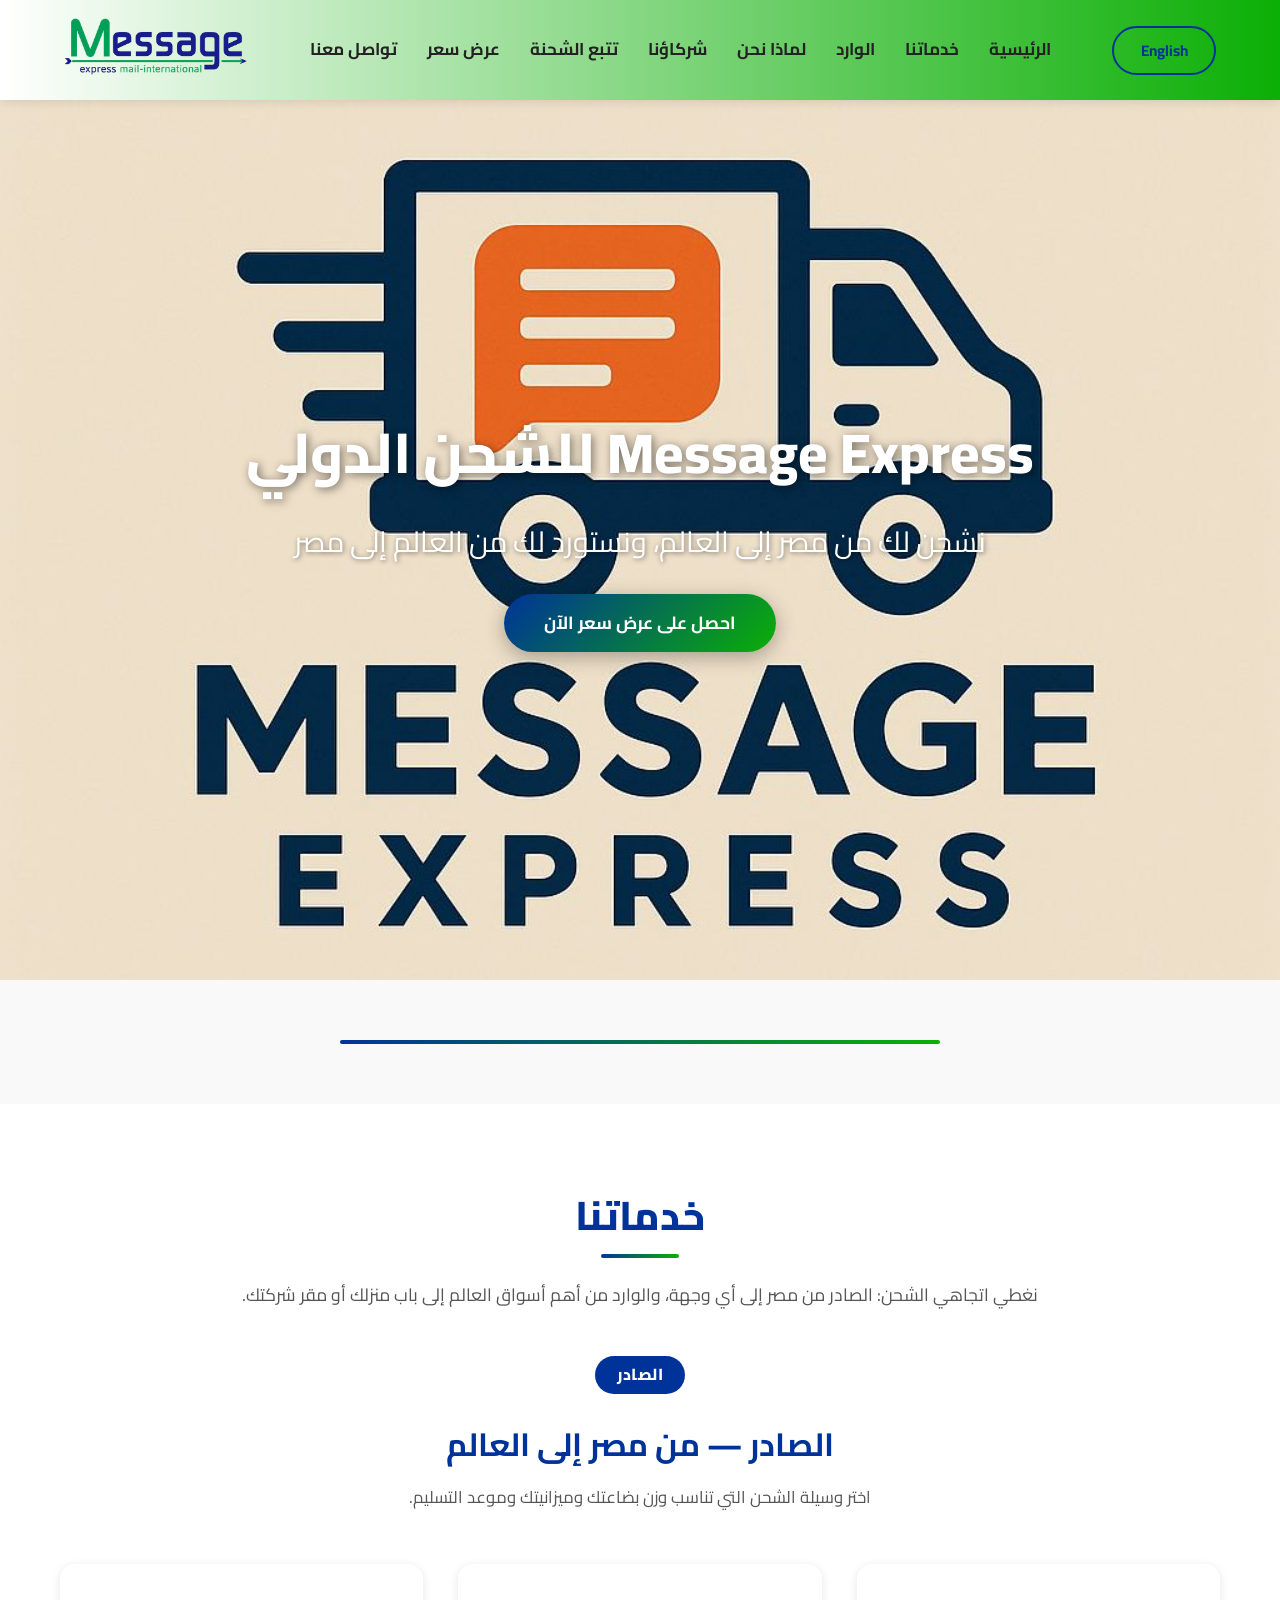
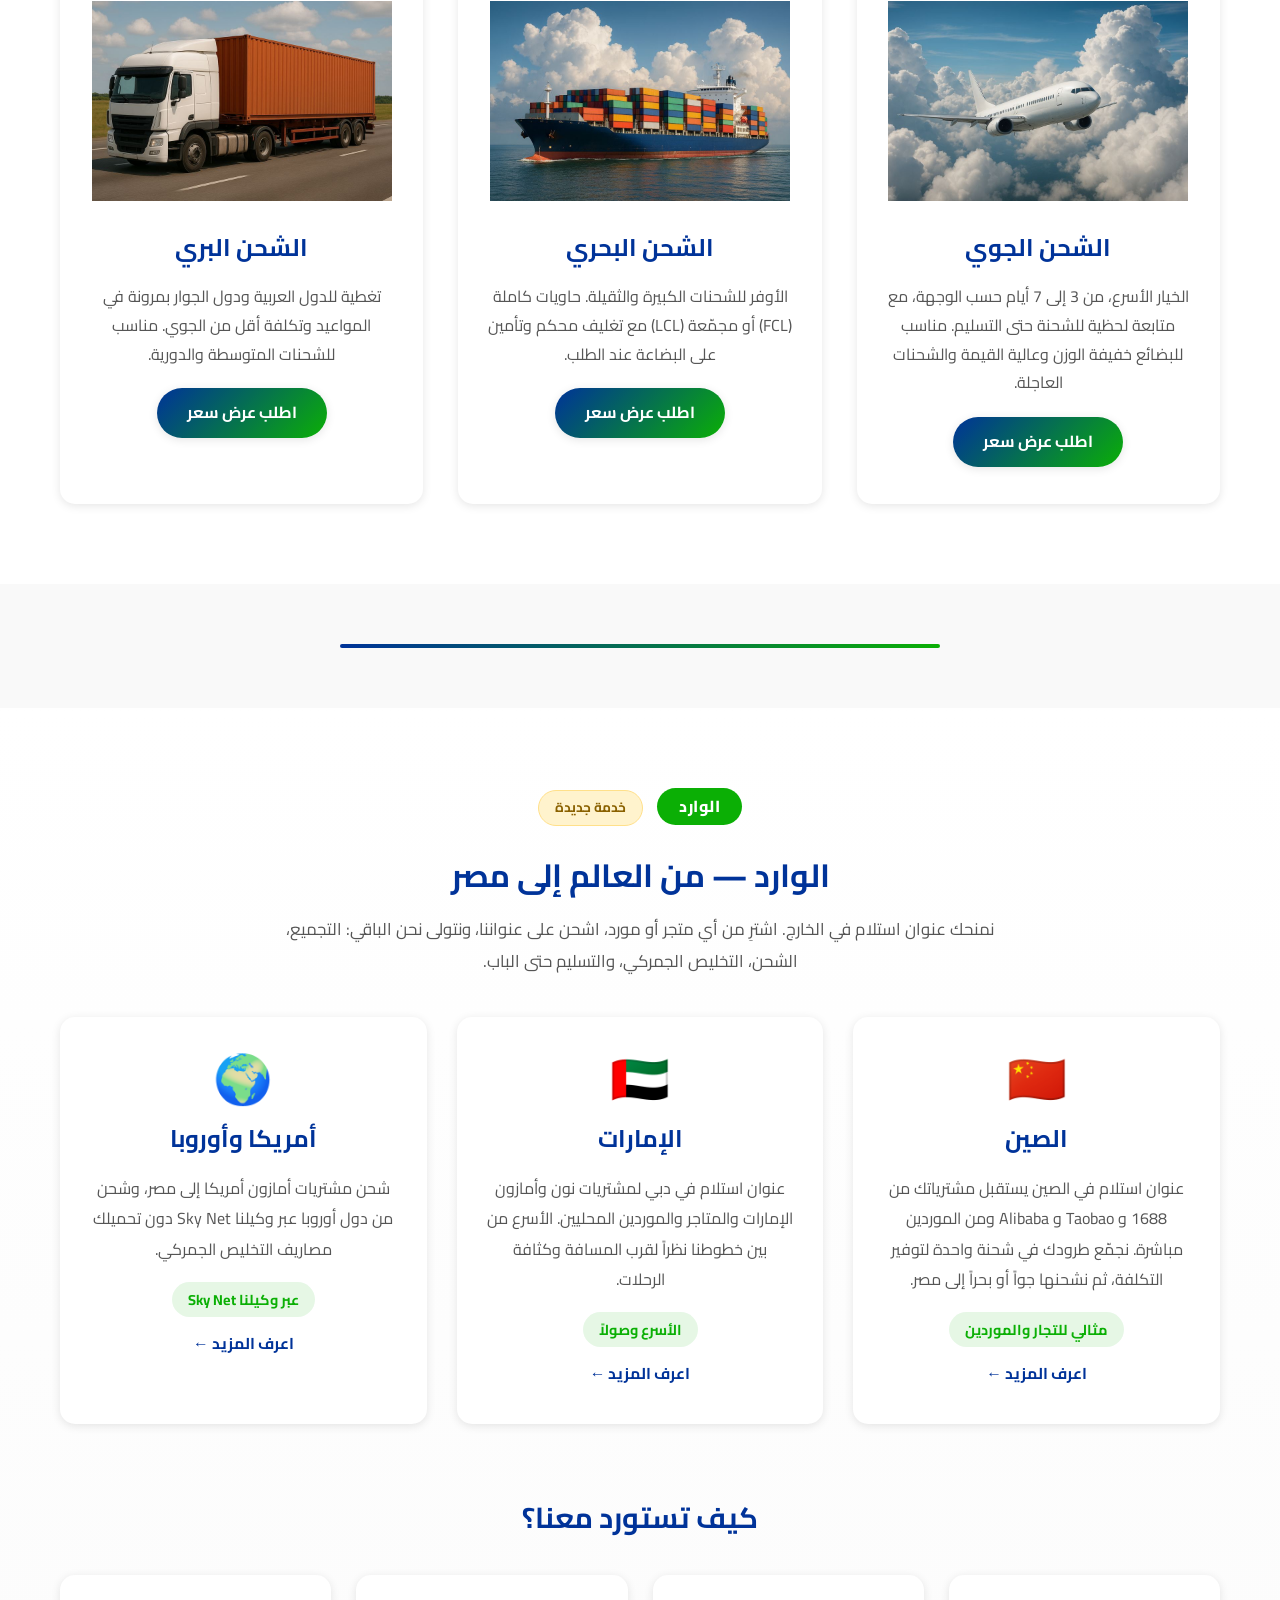
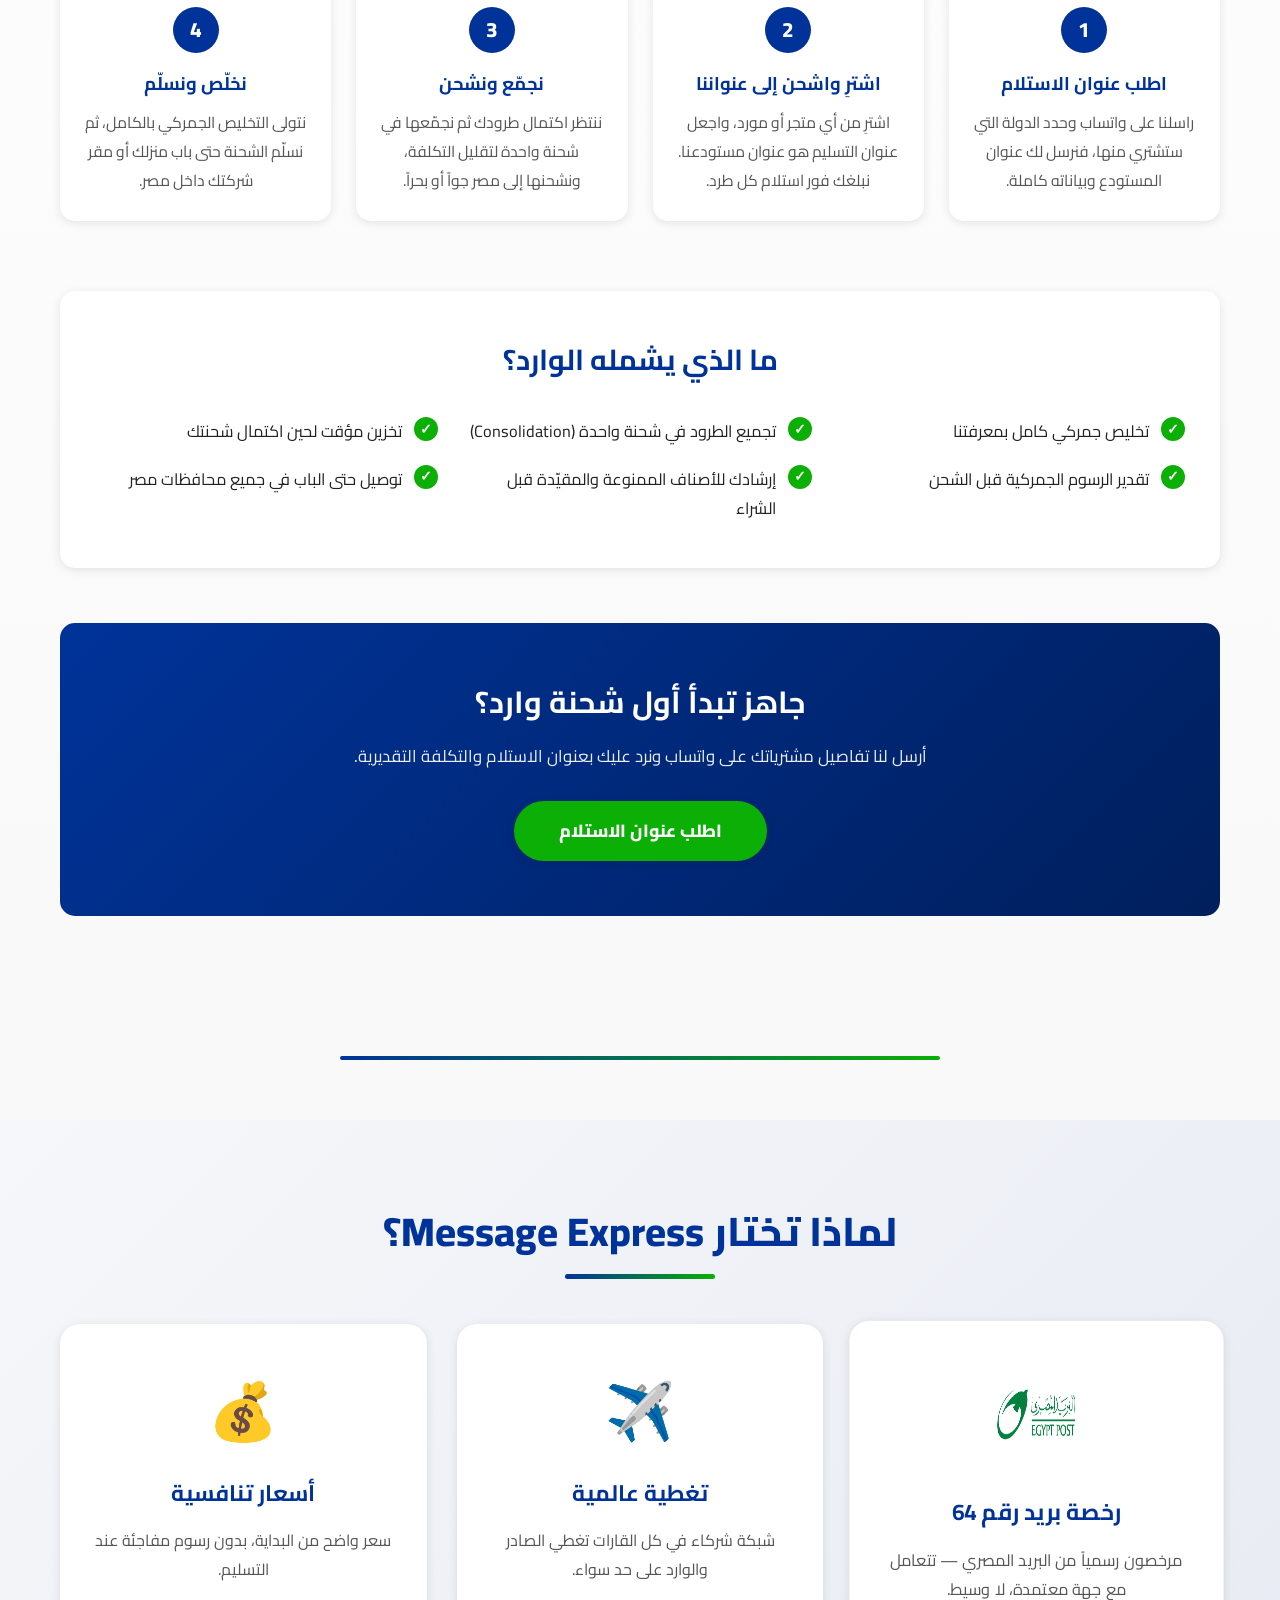
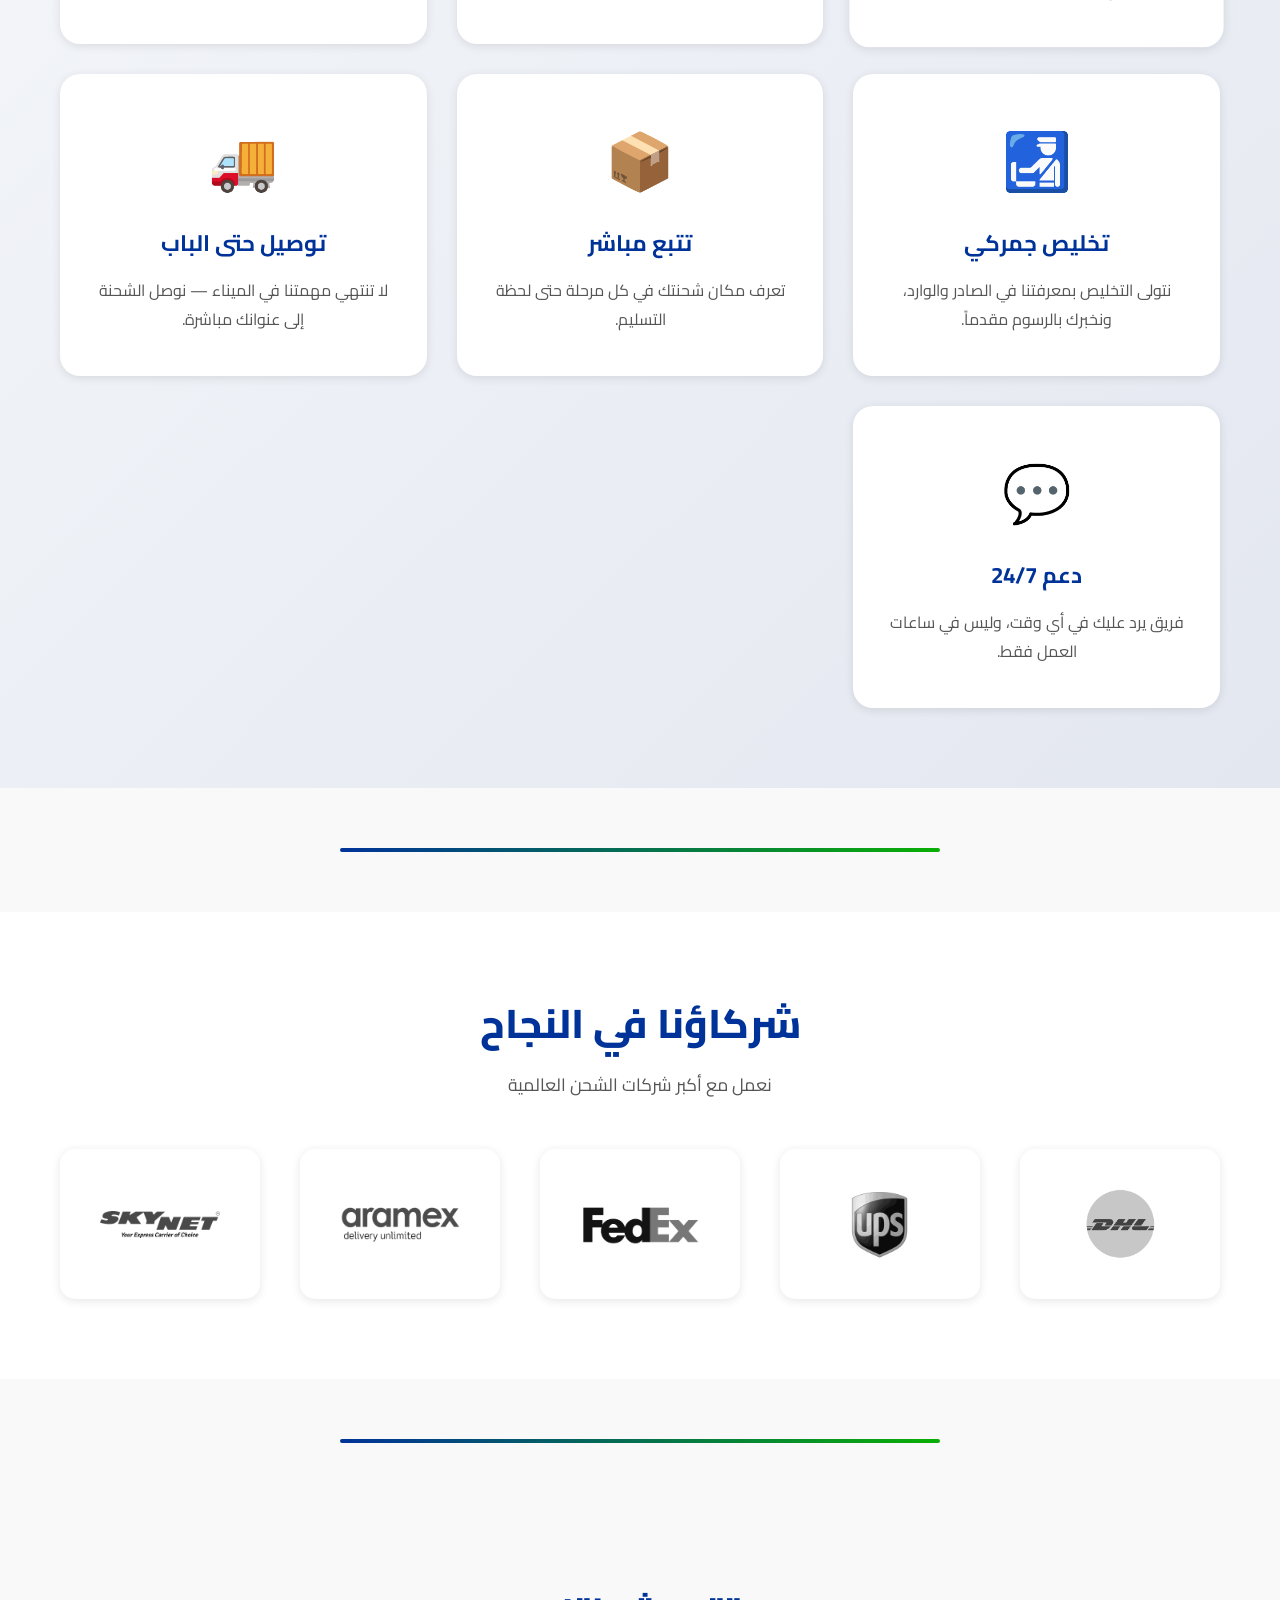
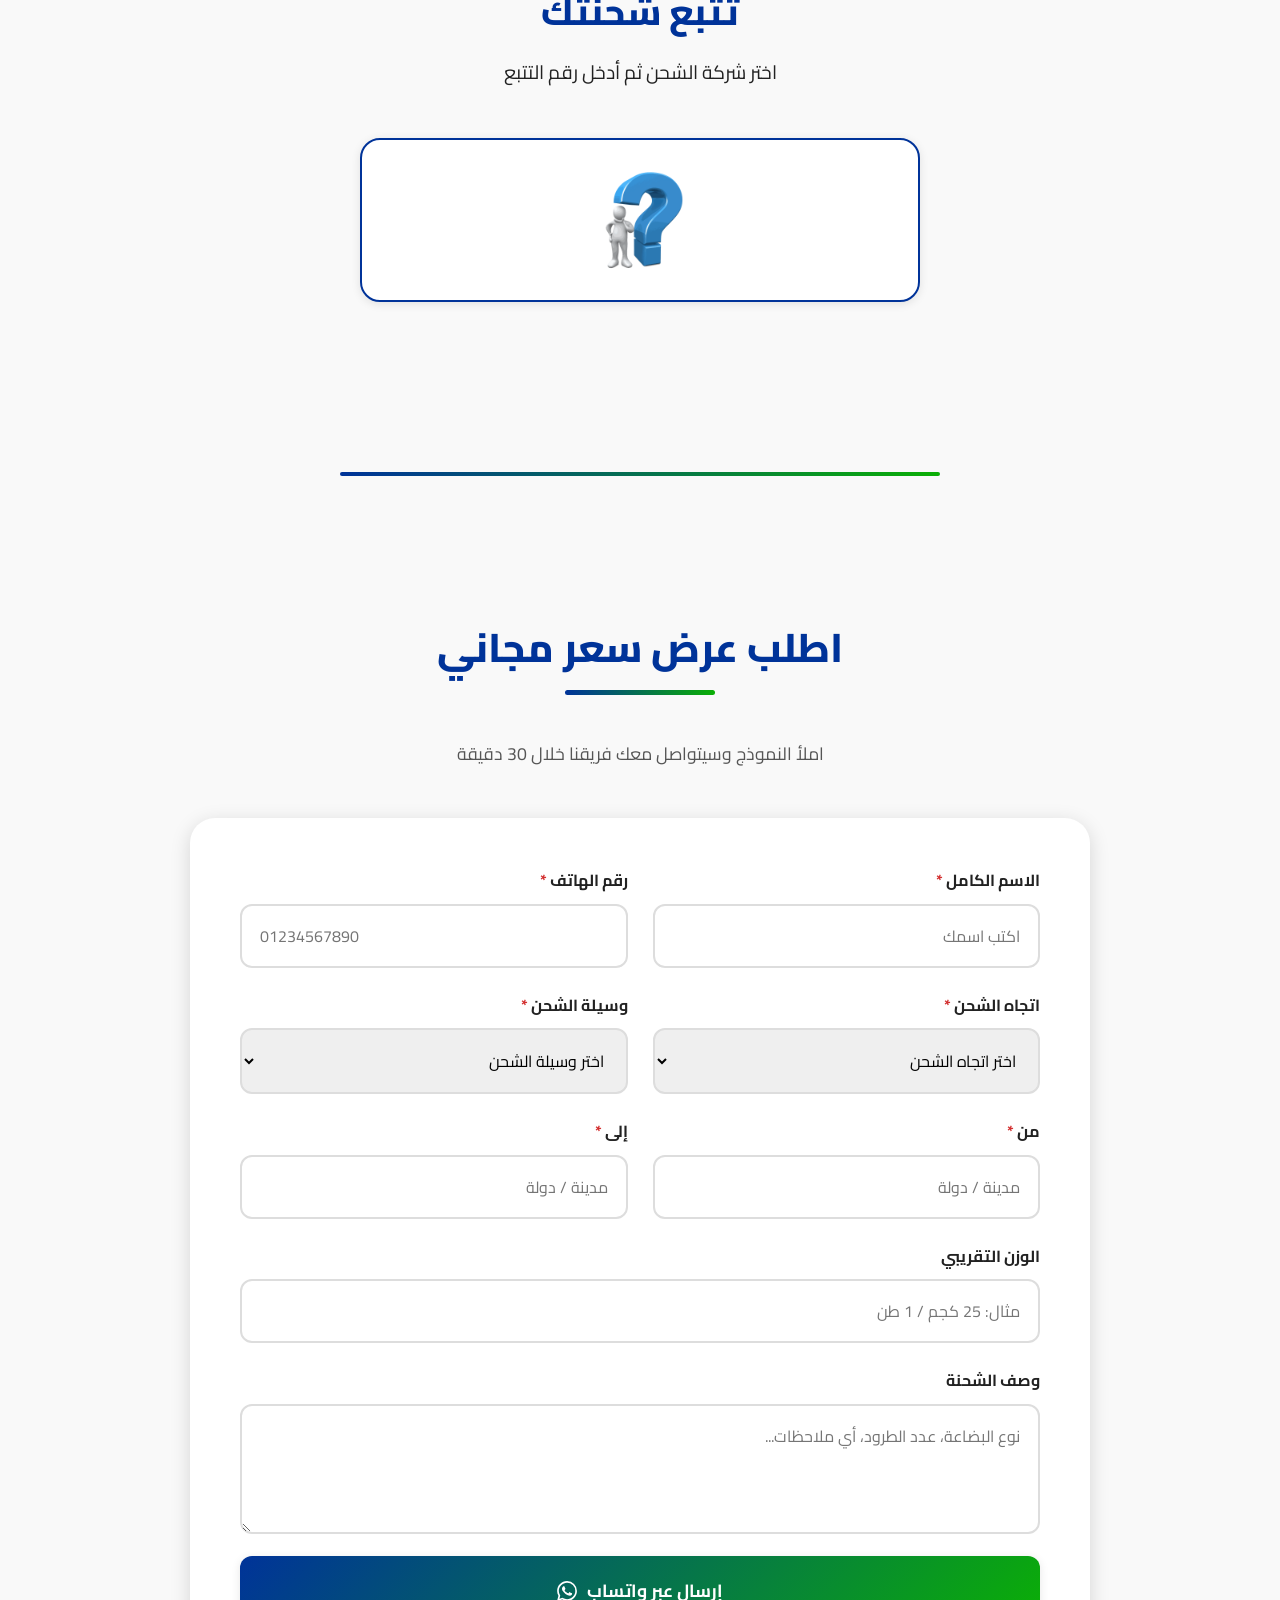
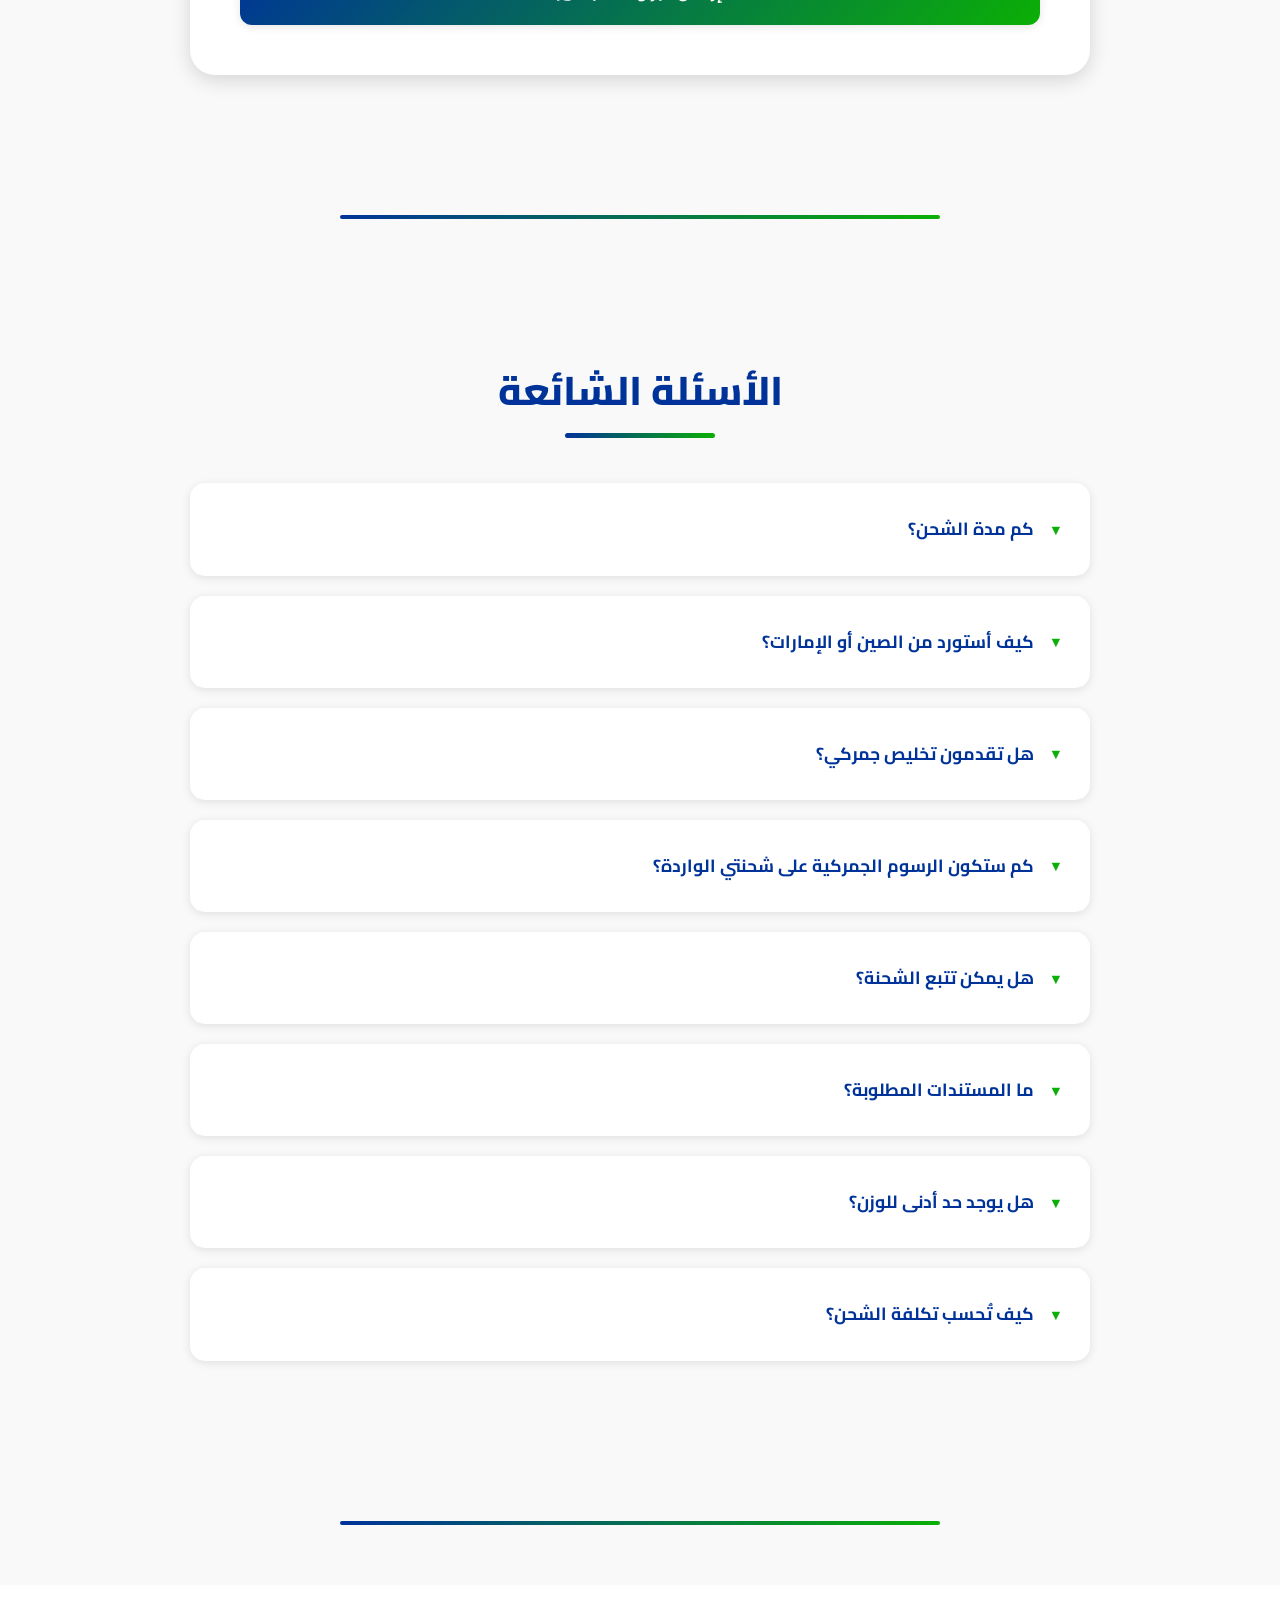
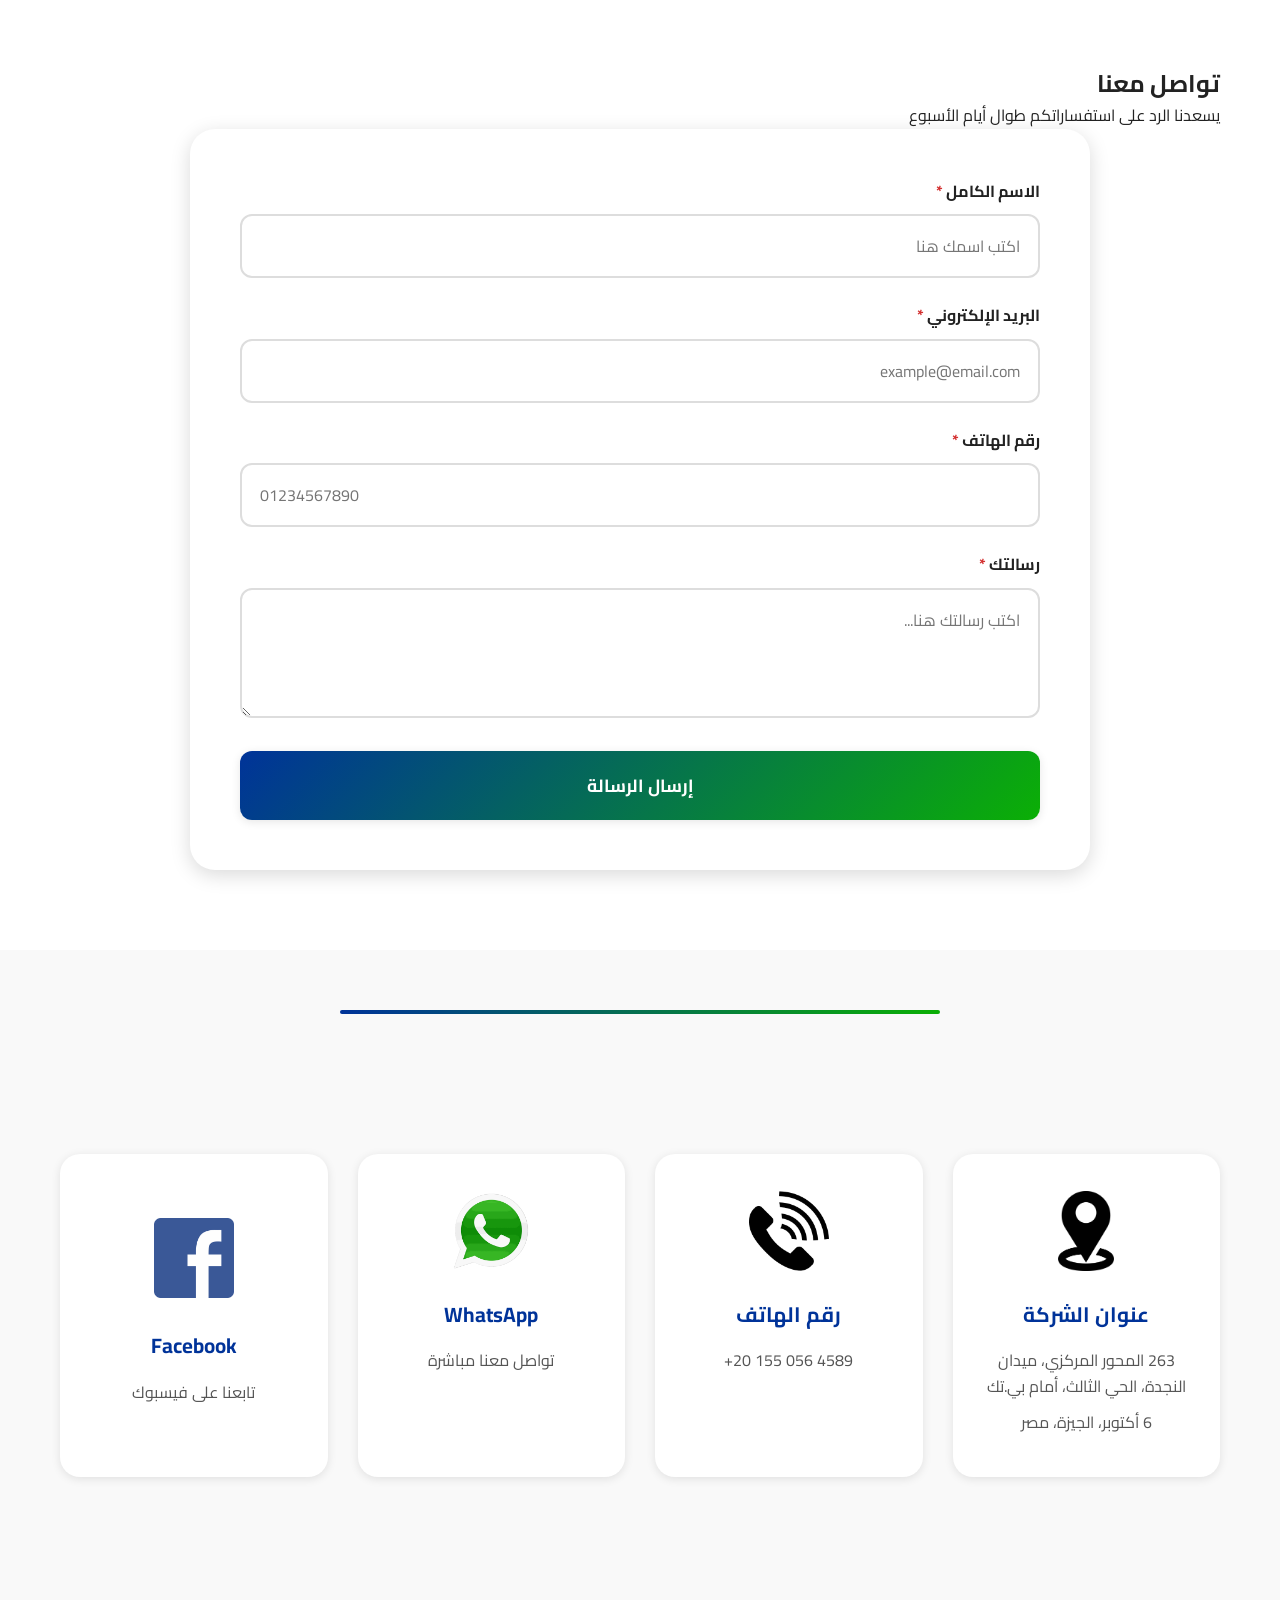
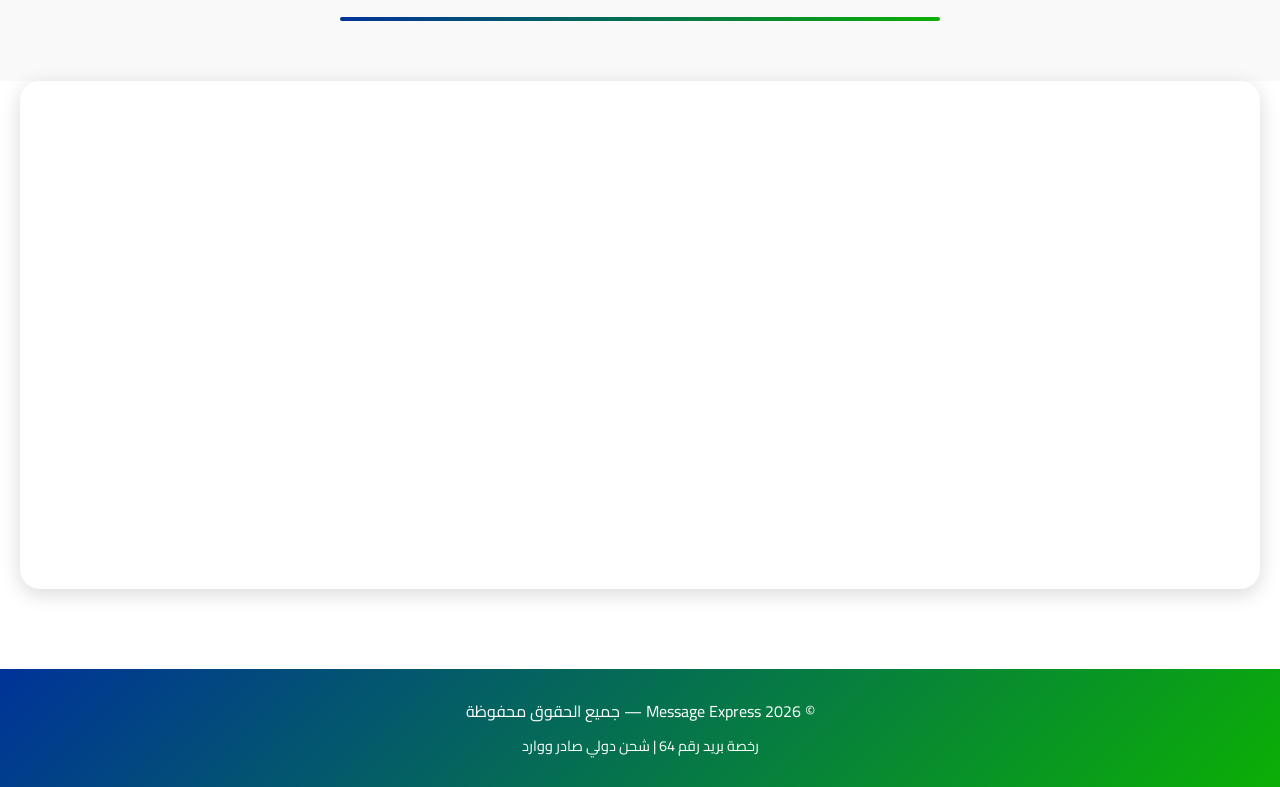
<file: index.html>
<!doctype html>
<html lang="ar" dir="rtl">
  <head>
    <meta charset="UTF-8" />
    <meta name="viewport" content="width=device-width, initial-scale=1.0" />
    <meta
      name="description"
      data-i18n-content="meta.description"
      content="Message Express للشحن الدولي. شحن صادر جوي وبحري وبري من مصر إلى العالم، واستيراد وارد من الصين والإمارات وأمريكا وأوروبا مع تخليص جمركي وتوصيل حتى الباب. رخصة بريد رقم 64."
    />
    <meta
      name="keywords"
      content="شحن, شحن دولي, استيراد, وارد, صادر, استيراد من الصين, استيراد من الإمارات, شحن أمازون أمريكا, تخليص جمركي, شحن جوي, شحن بحري, شحن بري, DHL, UPS, FedEx, Aramex, SkyNet, رخصة بريد 64"
    />
    <meta name="robots" content="index, follow" />
    <!-- Google Search Console ownership verification — do not remove -->
    <meta
      name="google-site-verification"
      content="NYs2DVxKvjM_HqbM7xZJqlUhP8NRhaPrYMBP4aJCjts"
    />
    <meta name="author" content="Message Express" />
    <link rel="canonical" href="https://message-express.vercel.app" />

    <!-- Open Graph Tags -->
    <meta
      property="og:title"
      data-i18n-content="meta.ogTitle"
      content="Message Express — شحن دولي صادر ووارد"
    />
    <meta
      property="og:description"
      data-i18n-content="meta.ogDescription"
      content="شحن من مصر إلى العالم، واستيراد من الصين والإمارات وأمريكا وأوروبا مع تخليص جمركي وتوصيل حتى الباب."
    />
    <meta property="og:type" content="website" />
    <meta property="og:url" content="https://message-express.vercel.app" />
    <meta property="og:image" content="https://message-express.vercel.app/images/logo.png" />

    <title>Message Express — شحن دولي صادر ووارد | رخصة بريد 64</title>

    <!-- Favicon / app icons -->
    <link rel="icon" href="favicon.ico" sizes="any" />
    <link rel="icon" type="image/png" sizes="32x32" href="favicon-32x32.png" />
    <link rel="icon" type="image/png" sizes="16x16" href="favicon-16x16.png" />
    <link rel="apple-touch-icon" sizes="180x180" href="apple-touch-icon.png" />
    <link rel="manifest" href="site.webmanifest" />
    <meta name="theme-color" content="#171d8b" />

    <!-- Preload Critical Resources -->
    <link rel="preconnect" href="https://fonts.googleapis.com" />
    <link rel="preconnect" href="https://fonts.gstatic.com" crossorigin />
    <link
      rel="preload"
      href="https://fonts.googleapis.com/css2?family=Cairo:wght@400;600;700;800&display=swap"
      as="style"
    />
    <link
      href="https://fonts.googleapis.com/css2?family=Cairo:wght@400;600;700;800&display=swap"
      rel="stylesheet"
    />

    <!-- CSS File -->
    <link rel="stylesheet" href="styles.css" />
  </head>
  <body>
    <!-- Skip to main content for accessibility -->
    <a href="#main-content" class="skip-link" data-i18n="a11y.skipLink"
      >الانتقال إلى المحتوى الرئيسي</a
    >

    <!-- Header -->
    <header role="banner" class="header">
      <div class="logo">
        <img
          src="images/logo.png"
          data-i18n-alt="a11y.logoAlt"
          alt="شعار Message Express للشحن الدولي"
          width="200"
          height="60"
        />
      </div>
      <button
        id="langToggle"
        class="lang-toggle"
        type="button"
        data-i18n-aria-label="lang.toggleAria"
        aria-label="Switch to English"
      >
        English
      </button>
      <nav role="navigation" data-i18n-aria-label="a11y.mainNav" aria-label="القائمة الرئيسية">
        <button
          class="mobile-menu-toggle"
          data-i18n-aria-label="a11y.openMenu"
          aria-label="فتح القائمة"
          aria-expanded="false"
        >
          <span></span>
          <span></span>
          <span></span>
        </button>
        <ul class="nav-menu">
          <li><a href="#home" data-i18n="nav.home">الرئيسية</a></li>
          <li><a href="#services" data-i18n="nav.services">خدماتنا</a></li>
          <li><a href="#import" data-i18n="nav.import">الوارد</a></li>
          <li><a href="#why-us" data-i18n="nav.whyUs">لماذا نحن</a></li>
          <li><a href="#clients" data-i18n="nav.clients">شركاؤنا</a></li>
          <li><a href="#tracking" data-i18n="nav.tracking">تتبع الشحنة</a></li>
          <li><a href="#quote" data-i18n="nav.quote">عرض سعر</a></li>
          <li><a href="#contact" data-i18n="nav.contact">تواصل معنا</a></li>
        </ul>
      </nav>
    </header>

    <!-- Hero Slider -->
    <section
      id="home"
      class="hero-slider"
      data-i18n-aria-label="a11y.heroSlider"
      aria-label="عرض الصور الترويجية"
    >
      <div class="slides">
        <img
          class="slide active"
          src="./images/slide1.jpg"
          data-i18n-alt="hero.slide1Alt"
          alt="شحنة جوية جاهزة للإقلاع"
        />
        <img
          class="slide"
          src="./images/slide2.jpg"
          data-i18n-alt="hero.slide2Alt"
          alt="حاويات شحن بحري في الميناء"
        />
        <img
          class="slide"
          src="./images/slide3.jpg"
          data-i18n-alt="hero.slide3Alt"
          alt="أسطول الشحن البري"
        />
        <img
          class="slide"
          src="./images/slide4.jpg"
          data-i18n-alt="hero.slide4Alt"
          alt="خدمات الشحن الدولي"
        />
        <img
          class="slide"
          src="./images/slide5.jpg"
          data-i18n-alt="hero.slide5Alt"
          alt="توصيل سريع حتى الباب"
        />
      </div>
      <div class="hero-content">
        <h1 class="hero-title" data-i18n="hero.title">
          Message Express للشحن الدولي
        </h1>
        <p class="hero-subtitle" data-i18n="hero.subtitle">
          نشحن لك من مصر إلى العالم، ونستورد لك من العالم إلى مصر
        </p>
        <a href="#quote" class="hero-cta" data-i18n="hero.cta"
          >احصل على عرض سعر الآن</a
        >
      </div>
    </section>

    <main id="main-content">
      <div class="section-divider" aria-hidden="true"></div>

      <!-- ============ Services: EXPORT ============ -->
      <section
        id="services"
        class="services-section"
        aria-labelledby="services-title"
      >
        <div class="container">
          <h2 id="services-title" class="services-title" data-i18n="services.title">
            خدماتنا
          </h2>
          <p class="section-intro" data-i18n="services.intro">
            نغطي اتجاهي الشحن: الصادر من مصر إلى أي وجهة، والوارد من أهم أسواق
            العالم إلى باب منزلك أو مقر شركتك.
          </p>

          <div class="direction-block">
            <div class="direction-header">
              <span class="direction-pill" data-i18n="services.export.label"
                >الصادر</span
              >
              <h3 class="direction-title" data-i18n="services.export.title">
                الصادر — من مصر إلى العالم
              </h3>
              <p class="direction-subtitle" data-i18n="services.export.subtitle">
                اختر وسيلة الشحن التي تناسب وزن بضاعتك وميزانيتك وموعد التسليم.
              </p>
            </div>

            <div class="services-grid">
              <article class="service-card">
                <img
                  src="images/plane.jpg"
                  data-i18n-alt="services.air.imgAlt"
                  alt="الشحن الجوي السريع"
                  width="300"
                  height="200"
                  loading="lazy"
                />
                <h4 data-i18n="services.air.title">الشحن الجوي</h4>
                <p data-i18n="services.air.desc">
                  الخيار الأسرع، من 3 إلى 7 أيام حسب الوجهة، مع متابعة لحظية
                  للشحنة حتى التسليم.
                </p>
                <a
                  href="#quote"
                  class="service-btn"
                  data-i18n="services.quoteBtn"
                  data-i18n-aria-label="services.air.btnAria"
                  aria-label="اطلب عرض سعر للشحن الجوي"
                  >اطلب عرض سعر</a
                >
              </article>

              <article class="service-card">
                <img
                  src="images/ship.jpg"
                  data-i18n-alt="services.sea.imgAlt"
                  alt="الشحن البحري الموثوق"
                  width="300"
                  height="200"
                  loading="lazy"
                />
                <h4 data-i18n="services.sea.title">الشحن البحري</h4>
                <p data-i18n="services.sea.desc">
                  الأوفر للشحنات الكبيرة والثقيلة. حاويات كاملة (FCL) أو مجمّعة
                  (LCL).
                </p>
                <a
                  href="#quote"
                  class="service-btn"
                  data-i18n="services.quoteBtn"
                  data-i18n-aria-label="services.sea.btnAria"
                  aria-label="اطلب عرض سعر للشحن البحري"
                  >اطلب عرض سعر</a
                >
              </article>

              <article class="service-card">
                <img
                  src="images/truck.jpg"
                  data-i18n-alt="services.land.imgAlt"
                  alt="الشحن البري السريع"
                  width="300"
                  height="200"
                  loading="lazy"
                />
                <h4 data-i18n="services.land.title">الشحن البري</h4>
                <p data-i18n="services.land.desc">
                  تغطية للدول العربية ودول الجوار بمرونة في المواعيد وتكلفة أقل
                  من الجوي.
                </p>
                <a
                  href="#quote"
                  class="service-btn"
                  data-i18n="services.quoteBtn"
                  data-i18n-aria-label="services.land.btnAria"
                  aria-label="اطلب عرض سعر للشحن البري"
                  >اطلب عرض سعر</a
                >
              </article>
            </div>
          </div>
        </div>
      </section>

      <div class="section-divider" aria-hidden="true"></div>

      <!-- ============ Services: IMPORT (الوارد) ============ -->
      <section id="import" class="import-section" aria-labelledby="import-title">
        <div class="container">
          <div class="direction-header">
            <span class="direction-pill import-pill" data-i18n="import.label"
              >الوارد</span
            >
            <span class="new-badge" data-i18n="import.badge">خدمة جديدة</span>
            <h2 id="import-title" class="direction-title" data-i18n="import.title">
              الوارد — من العالم إلى مصر
            </h2>
            <p class="direction-subtitle" data-i18n="import.subtitle">
              نمنحك عنوان استلام في الخارج. اشترِ من أي متجر أو مورد، اشحن على
              عنواننا، ونتولى نحن الباقي.
            </p>
          </div>

          <!-- Lanes -->
          <div class="import-grid">
            <article class="import-card">
              <div class="import-flag" aria-hidden="true">🇨🇳</div>
              <h3 data-i18n="import.china.title">الصين</h3>
              <p data-i18n="import.china.desc">
                عنوان استلام في الصين يستقبل مشترياتك من 1688 و Taobao و Alibaba
                ومن الموردين مباشرة.
              </p>
              <span class="import-tag" data-i18n="import.china.tag"
                >مثالي للتجار والموردين</span
              >
              <a href="/import-from-china" class="import-more" data-i18n="pg.learnMore">اعرف المزيد</a>
            </article>

            <article class="import-card">
              <div class="import-flag" aria-hidden="true">🇦🇪</div>
              <h3 data-i18n="import.uae.title">الإمارات</h3>
              <p data-i18n="import.uae.desc">
                عنوان استلام في دبي لمشتريات نون وأمازون الإمارات والموردين
                المحليين.
              </p>
              <span class="import-tag" data-i18n="import.uae.tag"
                >الأسرع وصولاً</span
              >
              <a href="/import-from-uae" class="import-more" data-i18n="pg.learnMore">اعرف المزيد</a>
            </article>

            <article class="import-card">
              <div class="import-flag" aria-hidden="true">🌍</div>
              <h3 data-i18n="import.west.title">أمريكا وأوروبا</h3>
              <p data-i18n="import.west.desc">
                شحن مشتريات أمازون أمريكا إلى مصر، وشحن من أوروبا عبر وكيلنا Sky
                Net دون تحميلك مصاريف التخليص.
              </p>
              <span class="import-tag" data-i18n="import.west.tag"
                >عبر وكيلنا Sky Net</span
              >
              <a href="/amazon-shipping" class="import-more" data-i18n="pg.learnMore">اعرف المزيد</a>
            </article>
          </div>

          <!-- How it works -->
          <h3 class="import-how-title" data-i18n="import.how.title">
            كيف تستورد معنا؟
          </h3>
          <ol class="import-steps">
            <li class="import-step">
              <span class="step-num" aria-hidden="true">1</span>
              <h4 data-i18n="import.how.step1.title">اطلب عنوان الاستلام</h4>
              <p data-i18n="import.how.step1.desc">
                راسلنا على واتساب وحدد الدولة التي ستشتري منها، فنرسل لك عنوان
                المستودع.
              </p>
            </li>
            <li class="import-step">
              <span class="step-num" aria-hidden="true">2</span>
              <h4 data-i18n="import.how.step2.title">اشترِ واشحن إلى عنواننا</h4>
              <p data-i18n="import.how.step2.desc">
                اشترِ من أي متجر أو مورد، واجعل عنوان التسليم هو عنوان مستودعنا.
              </p>
            </li>
            <li class="import-step">
              <span class="step-num" aria-hidden="true">3</span>
              <h4 data-i18n="import.how.step3.title">نجمّع ونشحن</h4>
              <p data-i18n="import.how.step3.desc">
                نجمّع طرودك في شحنة واحدة لتقليل التكلفة، ونشحنها إلى مصر.
              </p>
            </li>
            <li class="import-step">
              <span class="step-num" aria-hidden="true">4</span>
              <h4 data-i18n="import.how.step4.title">نخلّص ونسلّم</h4>
              <p data-i18n="import.how.step4.desc">
                نتولى التخليص الجمركي، ثم نسلّم الشحنة حتى بابك داخل مصر.
              </p>
            </li>
          </ol>

          <!-- What's included -->
          <div class="import-included">
            <h3 data-i18n="import.included.title">ما الذي يشمله الوارد؟</h3>
            <ul class="included-list">
              <li data-i18n="import.included.1">تخليص جمركي كامل بمعرفتنا</li>
              <li data-i18n="import.included.2">
                تجميع الطرود في شحنة واحدة (Consolidation)
              </li>
              <li data-i18n="import.included.3">تخزين مؤقت لحين اكتمال شحنتك</li>
              <li data-i18n="import.included.4">تقدير الرسوم الجمركية قبل الشحن</li>
              <li data-i18n="import.included.5">
                إرشادك للأصناف الممنوعة والمقيّدة قبل الشراء
              </li>
              <li data-i18n="import.included.6">
                توصيل حتى الباب في جميع محافظات مصر
              </li>
            </ul>
          </div>

          <!-- Import CTA -->
          <div class="import-cta">
            <h3 data-i18n="import.cta.title">جاهز تبدأ أول شحنة وارد؟</h3>
            <p data-i18n="import.cta.desc">
              أرسل لنا تفاصيل مشترياتك على واتساب ونرد عليك بعنوان الاستلام
              والتكلفة التقديرية.
            </p>
            <a
              href="https://wa.me/201550564589"
              data-wa-base="https://wa.me/201550564589"
              data-wa-message="msg.waImport"
              target="_blank"
              rel="noopener"
              class="import-cta-btn"
              data-i18n="import.cta.btn"
              >اطلب عنوان الاستلام</a
            >
          </div>
        </div>
      </section>

      <div class="section-divider" aria-hidden="true"></div>

      <!-- Why Choose Us Section -->
      <section id="why-us" class="why-us-section" aria-labelledby="why-us-title">
        <div class="container">
          <h2 id="why-us-title" class="section-title" data-i18n="why.title">
            لماذا تختار Message Express؟
          </h2>
          <div class="features-grid">
            <article class="feature-item license-feature">
              <img
                src="images/64.png"
                data-i18n-alt="why.license.imgAlt"
                alt="رخصة بريد رقم 64"
                class="license-icon"
                width="100"
                height="100"
                loading="lazy"
              />
              <h3 data-i18n="why.license.title">رخصة بريد رقم 64</h3>
              <p data-i18n="why.license.desc">
                مرخصون رسمياً من البريد المصري — تتعامل مع جهة معتمدة، لا وسيط.
              </p>
            </article>

            <article class="feature-item">
              <div class="feature-icon" aria-hidden="true">✈️</div>
              <h3 data-i18n="why.global.title">تغطية عالمية</h3>
              <p data-i18n="why.global.desc">
                شبكة شركاء في كل القارات تغطي الصادر والوارد على حد سواء.
              </p>
            </article>

            <article class="feature-item">
              <div class="feature-icon" aria-hidden="true">💰</div>
              <h3 data-i18n="why.price.title">أسعار تنافسية</h3>
              <p data-i18n="why.price.desc">
                سعر واضح من البداية، بدون رسوم مفاجئة عند التسليم.
              </p>
            </article>

            <article class="feature-item">
              <div class="feature-icon" aria-hidden="true">🛃</div>
              <h3 data-i18n="why.customs.title">تخليص جمركي</h3>
              <p data-i18n="why.customs.desc">
                نتولى التخليص بمعرفتنا في الصادر والوارد، ونخبرك بالرسوم مقدماً.
              </p>
            </article>

            <article class="feature-item">
              <div class="feature-icon" aria-hidden="true">📦</div>
              <h3 data-i18n="why.tracking.title">تتبع مباشر</h3>
              <p data-i18n="why.tracking.desc">
                تعرف مكان شحنتك في كل مرحلة حتى لحظة التسليم.
              </p>
            </article>

            <article class="feature-item">
              <div class="feature-icon" aria-hidden="true">🚚</div>
              <h3 data-i18n="why.delivery.title">توصيل حتى الباب</h3>
              <p data-i18n="why.delivery.desc">
                لا تنتهي مهمتنا في الميناء — نوصل الشحنة إلى عنوانك مباشرة.
              </p>
            </article>

            <article class="feature-item">
              <div class="feature-icon" aria-hidden="true">💬</div>
              <h3 data-i18n="why.support.title">دعم 24/7</h3>
              <p data-i18n="why.support.desc">
                فريق يرد عليك في أي وقت، وليس في ساعات العمل فقط.
              </p>
            </article>
          </div>
        </div>
      </section>

      <div class="section-divider" aria-hidden="true"></div>

      <!-- Clients Section -->
      <section id="clients" class="clients-section" aria-labelledby="clients-title">
        <div class="container">
          <h2 id="clients-title" class="clients-title" data-i18n="clients.title">
            شركاؤنا في النجاح
          </h2>
          <p class="clients-subtitle" data-i18n="clients.subtitle">
            نعمل مع أكبر شركات الشحن العالمية
          </p>
          <div class="clients-grid">
            <div class="client-item">
              <img
                src="images/DHL.png"
                data-i18n-alt="clients.dhlAlt"
                alt="شعار DHL"
                width="120"
                height="70"
                loading="lazy"
              />
            </div>
            <div class="client-item">
              <img
                src="images/UPS.png"
                data-i18n-alt="clients.upsAlt"
                alt="شعار UPS"
                width="120"
                height="70"
                loading="lazy"
              />
            </div>
            <div class="client-item">
              <img
                src="images/FedEx.png"
                data-i18n-alt="clients.fedexAlt"
                alt="شعار FedEx"
                width="120"
                height="70"
                loading="lazy"
              />
            </div>
            <div class="client-item">
              <img
                src="images/aramex.png"
                data-i18n-alt="clients.aramexAlt"
                alt="شعار Aramex"
                width="120"
                height="70"
                loading="lazy"
              />
            </div>
            <div class="client-item">
              <img
                src="images/SkyNet.png"
                data-i18n-alt="clients.skynetAlt"
                alt="شعار SkyNet"
                width="120"
                height="70"
                loading="lazy"
              />
            </div>
          </div>
        </div>
      </section>

      <div class="section-divider" aria-hidden="true"></div>

      <!-- Tracking Section -->
      <section id="tracking" class="tracking-section" aria-labelledby="tracking-title">
        <div class="container">
          <h2 id="tracking-title" class="tracking-title" data-i18n="tracking.title">
            تتبع شحنتك
          </h2>
          <p class="tracking-subtitle" data-i18n="tracking.subtitle">
            اختر شركة الشحن ثم أدخل رقم التتبع
          </p>

          <div class="custom-select-wrapper">
            <button
              class="custom-select"
              onclick="toggleOptions()"
              aria-haspopup="listbox"
              aria-expanded="false"
            >
              <div class="selected-option">
                <img
                  id="selected-logo"
                  src="images/Thing.png"
                  data-i18n-alt="tracking.selectAlt"
                  alt="اختر شركة الشحن"
                  width="150"
                  height="120"
                />
              </div>
            </button>

            <div class="options-list" id="options-list" role="listbox">
              <div class="option" onclick="selectCompany('DHL', 'images/DHL.png')" role="option" aria-label="DHL">
                <img src="images/DHL.png" alt="DHL" width="120" height="90" />
              </div>
              <div class="option" onclick="selectCompany('UPS', 'images/UPS.png')" role="option" aria-label="UPS">
                <img src="images/UPS.png" alt="UPS" width="120" height="90" />
              </div>
              <div class="option" onclick="selectCompany('FedEx', 'images/FedEx.png')" role="option" aria-label="FedEx">
                <img src="images/FedEx.png" alt="FedEx" width="120" height="90" />
              </div>
              <div class="option" onclick="selectCompany('Aramex', 'images/aramex.png')" role="option" aria-label="Aramex">
                <img src="images/aramex.png" alt="Aramex" width="120" height="90" />
              </div>
              <div class="option" onclick="selectCompany('SkyNet', 'images/SkyNet.png')" role="option" aria-label="SkyNet">
                <img src="images/SkyNet.png" alt="SkyNet" width="120" height="90" />
              </div>
            </div>
          </div>

          <div id="trackingInput" class="tracking-box" style="display: none">
            <label for="trackingNumber" class="visually-hidden" data-i18n="tracking.numberLabel"
              >رقم التتبع</label
            >
            <input
              type="text"
              id="trackingNumber"
              data-i18n-placeholder="tracking.placeholder"
              placeholder="اكتب رقم التتبع هنا"
              data-i18n-aria-label="tracking.numberLabel"
              aria-label="رقم التتبع"
            />
            <button class="track-btn" onclick="trackShipment()" data-i18n="tracking.btn">
              تتبع الشحنة
            </button>
          </div>
        </div>
      </section>

      <div class="section-divider" aria-hidden="true"></div>

      <!-- Quote Form Section -->
      <section id="quote" class="quote-section" aria-labelledby="quote-title">
        <div class="container">
          <h2 id="quote-title" class="section-title" data-i18n="quote.title">
            اطلب عرض سعر مجاني
          </h2>
          <p class="section-subtitle" data-i18n="quote.subtitle">
            املأ النموذج وسيتواصل معك فريقنا خلال 30 دقيقة
          </p>

          <form id="quoteForm" class="quote-form" novalidate>
            <div class="form-row">
              <div class="form-group">
                <label for="quote-name">
                  <span data-i18n="quote.name">الاسم الكامل</span>
                  <span class="required">*</span>
                </label>
                <input
                  type="text"
                  id="quote-name"
                  name="name"
                  data-i18n-placeholder="quote.namePlaceholder"
                  placeholder="اكتب اسمك"
                  required
                  aria-required="true"
                />
              </div>
              <div class="form-group">
                <label for="quote-phone">
                  <span data-i18n="quote.phone">رقم الهاتف</span>
                  <span class="required">*</span>
                </label>
                <input
                  type="tel"
                  id="quote-phone"
                  name="phone"
                  data-i18n-placeholder="quote.phonePlaceholder"
                  placeholder="01234567890"
                  required
                  aria-required="true"
                />
              </div>
            </div>

            <div class="form-row">
              <div class="form-group">
                <label for="shipDirection">
                  <span data-i18n="quote.direction">اتجاه الشحن</span>
                  <span class="required">*</span>
                </label>
                <select name="shipDirection" id="shipDirection" required aria-required="true">
                  <option value="" disabled selected data-i18n="quote.directionSelect">
                    اختر اتجاه الشحن
                  </option>
                  <option value="export" data-i18n="quote.directionExport">
                    صادر — من مصر إلى الخارج
                  </option>
                  <option value="import" data-i18n="quote.directionImport">
                    وارد — من الخارج إلى مصر
                  </option>
                </select>
              </div>
              <div class="form-group">
                <label for="shipType">
                  <span data-i18n="quote.shipType">وسيلة الشحن</span>
                  <span class="required">*</span>
                </label>
                <select name="shipType" id="shipType" required aria-required="true">
                  <option value="" disabled selected data-i18n="quote.shipTypeSelect">
                    اختر وسيلة الشحن
                  </option>
                  <option value="air" data-i18n="quote.shipAir">جوي</option>
                  <option value="sea" data-i18n="quote.shipSea">بحري</option>
                  <option value="land" data-i18n="quote.shipLand">بري</option>
                  <option value="advise" data-i18n="quote.shipAdvise">
                    غير متأكد — انصحوني
                  </option>
                </select>
              </div>
            </div>

            <div class="form-row">
              <div class="form-group">
                <label for="quote-from">
                  <span data-i18n="quote.from">من</span>
                  <span class="required">*</span>
                </label>
                <input
                  type="text"
                  id="quote-from"
                  name="from"
                  data-i18n-placeholder="quote.cityCountry"
                  placeholder="مدينة / دولة"
                  required
                  aria-required="true"
                />
              </div>
              <div class="form-group">
                <label for="quote-to">
                  <span data-i18n="quote.to">إلى</span>
                  <span class="required">*</span>
                </label>
                <input
                  type="text"
                  id="quote-to"
                  name="to"
                  data-i18n-placeholder="quote.cityCountry"
                  placeholder="مدينة / دولة"
                  required
                  aria-required="true"
                />
              </div>
            </div>

            <div class="form-row">
              <div class="form-group full-width">
                <label for="quote-weight" data-i18n="quote.weight">الوزن التقريبي</label>
                <input
                  type="text"
                  id="quote-weight"
                  name="weight"
                  data-i18n-placeholder="quote.weightPlaceholder"
                  placeholder="مثال: 25 كجم / 1 طن"
                />
              </div>
            </div>

            <div class="form-group full-width">
              <label for="quote-desc" data-i18n="quote.desc">وصف الشحنة</label>
              <textarea
                id="quote-desc"
                name="desc"
                data-i18n-placeholder="quote.descPlaceholder"
                placeholder="نوع البضاعة، عدد الطرود، أي ملاحظات..."
              ></textarea>
            </div>

            <button type="button" class="submit-btn" onclick="sendWhatsAppQuote()">
              <span data-i18n="quote.submit">إرسال عبر واتساب</span>
              <svg width="20" height="20" viewBox="0 0 24 24" fill="currentColor" aria-hidden="true">
                <path
                  d="M17.472 14.382c-.297-.149-1.758-.867-2.03-.967-.273-.099-.471-.148-.67.15-.197.297-.767.966-.94 1.164-.173.199-.347.223-.644.075-.297-.15-1.255-.463-2.39-1.475-.883-.788-1.48-1.761-1.653-2.059-.173-.297-.018-.458.13-.606.134-.133.298-.347.446-.52.149-.174.198-.298.298-.497.099-.198.05-.371-.025-.52-.075-.149-.669-1.612-.916-2.207-.242-.579-.487-.5-.669-.51-.173-.008-.371-.01-.57-.01-.198 0-.52.074-.792.372-.272.297-1.04 1.016-1.04 2.479 0 1.462 1.065 2.875 1.213 3.074.149.198 2.096 3.2 5.077 4.487.709.306 1.262.489 1.694.625.712.227 1.36.195 1.871.118.571-.085 1.758-.719 2.006-1.413.248-.694.248-1.289.173-1.413-.074-.124-.272-.198-.57-.347m-5.421 7.403h-.004a9.87 9.87 0 01-5.031-1.378l-.361-.214-3.741.982.998-3.648-.235-.374a9.86 9.86 0 01-1.51-5.26c.001-5.45 4.436-9.884 9.888-9.884 2.64 0 5.122 1.03 6.988 2.898a9.825 9.825 0 012.893 6.994c-.003 5.45-4.437 9.884-9.885 9.884m8.413-18.297A11.815 11.815 0 0012.05 0C5.495 0 .16 5.335.157 11.892c0 2.096.547 4.142 1.588 5.945L.057 24l6.305-1.654a11.882 11.882 0 005.683 1.448h.005c6.554 0 11.89-5.335 11.893-11.893a11.821 11.821 0 00-3.48-8.413Z"
                />
              </svg>
            </button>
          </form>
        </div>
      </section>

      <div class="section-divider" aria-hidden="true"></div>

      <!-- FAQ Section -->
      <section class="faq-section" aria-labelledby="faq-title">
        <div class="container">
          <h2 id="faq-title" class="section-title" data-i18n="faq.title">
            الأسئلة الشائعة
          </h2>
          <div class="faq-container">
            <details class="faq-item">
              <summary data-i18n="faq.q1">كم مدة الشحن؟</summary>
              <p data-i18n="faq.a1">
                تختلف حسب الوسيلة والوجهة. الجوي عادة من 3 إلى 7 أيام، البحري من
                15 إلى 45 يوماً، والبري يعتمد على المسافة.
              </p>
            </details>

            <details class="faq-item">
              <summary data-i18n="faq.q2">كيف أستورد من الصين أو الإمارات؟</summary>
              <p data-i18n="faq.a2">
                راسلنا على واتساب فنرسل لك عنوان مستودعنا في الدولة التي ستشتري
                منها، ونتولى نحن التجميع والشحن والتخليص والتسليم حتى بابك.
              </p>
            </details>

            <details class="faq-item">
              <summary data-i18n="faq.q3">هل تقدمون تخليص جمركي؟</summary>
              <p data-i18n="faq.a3">
                نعم، تخليص كامل بمعرفتنا في الصادر والوارد حسب متطلبات بلد
                الوجهة.
              </p>
            </details>

            <details class="faq-item">
              <summary data-i18n="faq.q4">
                كم ستكون الرسوم الجمركية على شحنتي الواردة؟
              </summary>
              <p data-i18n="faq.a4">
                تعتمد على نوع الصنف وقيمته وبلد المنشأ. أرسل لنا فاتورة الشراء أو
                رابط المنتج قبل الشحن، ونعطيك تقديراً للرسوم.
              </p>
            </details>

            <details class="faq-item">
              <summary data-i18n="faq.q5">هل يمكن تتبع الشحنة؟</summary>
              <p data-i18n="faq.a5">
                نعم، عبر رقم البوليصة من قسم التتبع في موقعنا، مع تحديث الحالة
                حتى التسليم النهائي.
              </p>
            </details>

            <details class="faq-item">
              <summary data-i18n="faq.q6">ما المستندات المطلوبة؟</summary>
              <p data-i18n="faq.a6">
                تختلف حسب نوع الشحنة والوجهة. نرسل لك القائمة الدقيقة بعد استلام
                التفاصيل.
              </p>
            </details>

            <details class="faq-item">
              <summary data-i18n="faq.q7">هل يوجد حد أدنى للوزن؟</summary>
              <p data-i18n="faq.a7">
                لا. نقبل من الطرد الواحد وحتى الشحنات التجارية الكبيرة.
              </p>
            </details>

            <details class="faq-item">
              <summary data-i18n="faq.q8">كيف تُحسب تكلفة الشحن؟</summary>
              <p data-i18n="faq.a8">
                على أساس الوزن الفعلي أو الحجمي أيهما أكبر، ووسيلة الشحن،
                والوجهة، وطبيعة البضاعة.
              </p>
            </details>
          </div>
        </div>
      </section>

      <div class="section-divider" aria-hidden="true"></div>

      <!-- Contact Section -->
      <section id="contact" class="contact-section" aria-labelledby="contact-title">
        <div class="container">
          <h2 id="contact-title" data-i18n="contact.title">تواصل معنا</h2>
          <p class="contact-subtitle" data-i18n="contact.subtitle">
            يسعدنا الرد على استفساراتكم طوال أيام الأسبوع
          </p>

          <form class="contact-form" id="contactForm" novalidate>
            <div class="input-group">
              <label for="contact-name">
                <span data-i18n="contact.name">الاسم الكامل</span>
                <span class="required">*</span>
              </label>
              <input
                type="text"
                id="contact-name"
                name="name"
                data-i18n-placeholder="contact.namePlaceholder"
                placeholder="اكتب اسمك هنا"
                required
                aria-required="true"
              />
            </div>

            <div class="input-group">
              <label for="contact-email">
                <span data-i18n="contact.email">البريد الإلكتروني</span>
                <span class="required">*</span>
              </label>
              <input
                type="email"
                id="contact-email"
                name="email"
                placeholder="example@email.com"
                required
                aria-required="true"
              />
            </div>

            <div class="input-group">
              <label for="contact-phone">
                <span data-i18n="contact.phone">رقم الهاتف</span>
                <span class="required">*</span>
              </label>
              <input
                type="tel"
                id="contact-phone"
                name="phone"
                data-i18n-placeholder="quote.phonePlaceholder"
                placeholder="01234567890"
                required
                aria-required="true"
              />
            </div>

            <div class="input-group">
              <label for="contact-message">
                <span data-i18n="contact.message">رسالتك</span>
                <span class="required">*</span>
              </label>
              <textarea
                id="contact-message"
                name="message"
                data-i18n-placeholder="contact.messagePlaceholder"
                placeholder="اكتب رسالتك هنا..."
                required
                aria-required="true"
              ></textarea>
            </div>

            <button type="submit" class="send-btn" data-i18n="contact.send">
              إرسال الرسالة
            </button>

            <div class="success-message" id="successMessage" role="alert">
              <span data-i18n="contact.success"
                >شكراً لتواصلك معنا! سنرد عليك في أقرب وقت ممكن.</span
              >
            </div>
          </form>
        </div>
      </section>

      <div class="section-divider" aria-hidden="true"></div>

      <!-- Contact Info Boxes -->
      <section
        class="contact-info-section"
        data-i18n-aria-label="a11y.contactInfo"
        aria-label="معلومات الاتصال"
      >
        <div class="container">
          <div class="contact-info-boxes">
            <a
              href="https://www.google.com/maps/dir//263+%D8%B4+Al+Mehwar+Al+Markazi"
              target="_blank"
              rel="noopener"
              class="contact-box"
              data-i18n-aria-label="contact.addressAria"
              aria-label="عنوان الشركة على الخريطة"
            >
              <div class="icon">
                <img src="images/Location.png" alt="" width="100" height="100" loading="lazy" />
              </div>
              <h3 data-i18n="contact.addressTitle">عنوان الشركة</h3>
              <p data-i18n="contact.addressLine1">
                263 المحور المركزي، ميدان النجدة، الحي الثالث، أمام بي.تك
              </p>
              <p data-i18n="contact.addressLine2">6 أكتوبر، الجيزة، مصر</p>
            </a>

            <a
              href="tel:+201550564589"
              class="contact-box"
              data-i18n-aria-label="contact.phoneAria"
              aria-label="اتصل بنا"
            >
              <div class="icon">
                <img src="images/Phone.png" alt="" width="100" height="100" loading="lazy" />
              </div>
              <h3 data-i18n="contact.phoneTitle">رقم الهاتف</h3>
              <p dir="ltr">+20 155 056 4589</p>
            </a>

            <a
              href="https://wa.me/201550564589"
              data-wa-base="https://wa.me/201550564589"
              data-wa-message="msg.waGreeting"
              target="_blank"
              rel="noopener"
              class="contact-box"
              data-i18n-aria-label="contact.whatsappAria"
              aria-label="تواصل عبر واتساب"
            >
              <div class="icon">
                <img src="images/WhatsApp.png" alt="" width="100" height="100" loading="lazy" />
              </div>
              <h3 data-i18n="contact.whatsappTitle">WhatsApp</h3>
              <p data-i18n="contact.whatsappDesc">تواصل معنا مباشرة</p>
            </a>

            <button
              type="button"
              class="contact-box"
              id="facebookBox"
              data-i18n-aria-label="contact.facebookAria"
              aria-label="تابعنا على فيسبوك"
            >
              <div class="icon">
                <img src="images/FaceBook.png" alt="" width="100" height="100" loading="lazy" />
              </div>
              <h3 data-i18n="contact.facebookTitle">Facebook</h3>
              <p data-i18n="contact.facebookDesc">تابعنا على فيسبوك</p>
            </button>
          </div>
        </div>
      </section>

      <div class="section-divider" aria-hidden="true"></div>

      <!-- Google Map -->
      <section
        class="map-section"
        data-i18n-aria-label="a11y.mapSection"
        aria-label="موقعنا على الخريطة"
      >
        <div class="map-container">
          <iframe
            src="https://www.google.com/maps/embed?pb=!1m18!1m12!1m3!1d216.03816351404862!2d30.93074374545061!3d29.96187691827189!2m3!1f0!2f0!3f0!3m2!1i1024!2i768!4f13.1!3m3!1m2!1s0x14585665fdae20c5%3A0x31096ce8f60cfdec!2s263%20%D8%B4%20Al%20Mehwar%20Al%20Markazi%2C%20First%206th%20of%20October%2C%20Giza%20Governorate%203232110!5e0!3m2!1sen!2seg!4v1764763177101!5m2!1sen!2seg"
            width="100%"
            height="500"
            allowfullscreen=""
            loading="lazy"
            referrerpolicy="no-referrer-when-downgrade"
            data-i18n-title="a11y.mapTitle"
            title="موقع Message Express على خرائط جوجل"
          >
          </iframe>
        </div>
      </section>
    </main>

    <!-- Footer -->
    <footer role="contentinfo">
      <div class="container">
        <p>
          &copy; <span id="currentYear">2026</span> Message Express —
          <span data-i18n="footer.rights">جميع الحقوق محفوظة</span>
        </p>
        <p style="margin-top: 10px; font-size: 0.9rem" data-i18n="footer.license">
          رخصة بريد رقم 64 | شحن دولي صادر ووارد
        </p>
      </div>
    </footer>

    <!-- Tracking confirmation modal -->
    <div
      class="modal-overlay"
      id="trackModal"
      role="dialog"
      aria-modal="true"
      aria-labelledby="trackModalTitle"
      hidden
    >
      <div class="modal-box" role="document">
        <button
          type="button"
          class="modal-close"
          id="trackModalClose"
          data-i18n-aria-label="modal.closeAria"
          aria-label="إغلاق"
        >
          &times;
        </button>
        <img
          id="trackModalLogo"
          class="track-logo"
          src="images/Thing.png"
          alt=""
          width="120"
          height="70"
        />
        <h3 id="trackModalTitle" data-i18n="track.modal.title">
          شحنتك جاهزة للعرض
        </h3>

        <div class="track-summary">
          <div class="track-row">
            <span class="track-label" data-i18n="track.modal.carrier">شركة الشحن</span>
            <span class="track-value" id="trackModalCarrier">—</span>
          </div>
          <div class="track-row">
            <span class="track-label" data-i18n="track.modal.number">رقم التتبع</span>
            <span class="track-value track-number" id="trackModalNumber" dir="ltr">—</span>
          </div>
          <button type="button" class="track-copy" id="trackModalCopy" data-i18n="track.modal.copy">
            نسخ الرقم
          </button>
        </div>

        <p class="track-note" data-i18n="track.modal.note">
          تُعرض حالة الشحنة على الموقع الرسمي لشركة الشحن، لضمان أن البيانات
          لحظية ودقيقة.
        </p>

        <div class="modal-actions">
          <a
            href="about:blank"
            id="trackModalGo"
            target="_blank"
            rel="noopener"
            class="modal-btn modal-btn-primary"
            data-i18n="track.modal.go"
            >عرض تفاصيل الشحنة</a
          >
          <button
            type="button"
            class="modal-btn modal-btn-ghost"
            id="trackModalCancel"
            data-i18n="track.modal.cancel"
          >
            إلغاء
          </button>
        </div>
      </div>
    </div>

    <!-- Soon Modal (Facebook page under construction) -->
    <div
      class="modal-overlay"
      id="soonModal"
      role="dialog"
      aria-modal="true"
      aria-labelledby="soonModalTitle"
      hidden
    >
      <div class="modal-box" role="document">
        <button
          type="button"
          class="modal-close"
          id="soonModalClose"
          data-i18n-aria-label="modal.closeAria"
          aria-label="إغلاق"
        >
          &times;
        </button>
        <div class="modal-icon" aria-hidden="true">🚧</div>
        <h3 id="soonModalTitle" data-i18n="modal.soon.title">
          صفحتنا على فيسبوك قيد التجهيز
        </h3>
        <p data-i18n="modal.soon.desc">
          بنجهّزها بشكل يليق بيكم، وهتكون جاهزة قريب إن شاء الله. لحد ما تخلص،
          إحنا معاك على واتساب في أي وقت.
        </p>
        <div class="modal-actions">
          <a
            href="https://wa.me/201550564589"
            data-wa-base="https://wa.me/201550564589"
            data-wa-message="msg.waGreeting"
            target="_blank"
            rel="noopener"
            class="modal-btn modal-btn-primary"
            data-i18n="modal.soon.whatsapp"
            >تواصل معنا على واتساب</a
          >
          <button
            type="button"
            class="modal-btn modal-btn-ghost"
            id="soonModalDismiss"
            data-i18n="modal.soon.close"
          >
            تمام، شكراً
          </button>
        </div>
      </div>
    </div>

    <!-- Scroll to Top Button -->
    <button
      id="scrollTopBtn"
      class="scroll-top-btn"
      data-i18n-aria-label="a11y.scrollTop"
      aria-label="العودة إلى الأعلى"
      data-i18n-title="a11y.scrollTop"
      title="العودة إلى الأعلى"
    >
      ▲
    </button>

    <!-- Structured Data (Schema.org) — Arabic is canonical for SEO -->
    <script type="application/ld+json">
      {
        "@context": "https://schema.org",
        "@type": "Organization",
        "name": "Message Express",
        "description": "شركة Message Express للشحن الدولي — شحن صادر جوي وبحري وبري من مصر إلى العالم، واستيراد وارد من الصين والإمارات وأمريكا وأوروبا",
        "url": "https://message-express.vercel.app",
        "logo": "https://message-express.vercel.app/images/logo.png",
        "telephone": "+20-155-056-4589",
        "email": "info@messageexpress.com",
        "address": {
          "@type": "PostalAddress",
          "streetAddress": "263 المحور المركزي ميدان النجدة الحي الثالث",
          "addressLocality": "6 أكتوبر",
          "addressRegion": "الجيزة",
          "addressCountry": "EG"
        },
        "sameAs": ["https://wa.me/201550564589"],
        "contactPoint": {
          "@type": "ContactPoint",
          "telephone": "+20-155-056-4589",
          "contactType": "Customer Service",
          "availableLanguage": ["ar", "en"]
        }
      }
    </script>

    <script type="application/ld+json">
      {
        "@context": "https://schema.org",
        "@type": "Service",
        "serviceType": "شحن دولي صادر ووارد",
        "provider": { "@type": "Organization", "name": "Message Express" },
        "areaServed": "Worldwide",
        "hasOfferCatalog": {
          "@type": "OfferCatalog",
          "name": "خدمات الشحن",
          "itemListElement": [
            {
              "@type": "Offer",
              "itemOffered": {
                "@type": "Service",
                "name": "الشحن الجوي (صادر)",
                "description": "شحن جوي سريع من 3 إلى 7 أيام من مصر إلى جميع دول العالم"
              }
            },
            {
              "@type": "Offer",
              "itemOffered": {
                "@type": "Service",
                "name": "الشحن البحري (صادر)",
                "description": "شحن بحري بحاويات كاملة FCL أو مجمّعة LCL"
              }
            },
            {
              "@type": "Offer",
              "itemOffered": {
                "@type": "Service",
                "name": "الشحن البري (صادر)",
                "description": "شحن بري للدول العربية والإقليمية"
              }
            },
            {
              "@type": "Offer",
              "itemOffered": {
                "@type": "Service",
                "name": "الاستيراد من الصين (وارد)",
                "description": "عنوان استلام في الصين لمشتريات 1688 وTaobao وAlibaba، مع تجميع الطرود والشحن والتخليص الجمركي والتوصيل حتى الباب في مصر"
              }
            },
            {
              "@type": "Offer",
              "itemOffered": {
                "@type": "Service",
                "name": "الاستيراد من الإمارات (وارد)",
                "description": "عنوان استلام في دبي لمشتريات نون وأمازون الإمارات والموردين المحليين، مع التجميع والشحن والتخليص والتوصيل في مصر"
              }
            },
            {
              "@type": "Offer",
              "itemOffered": {
                "@type": "Service",
                "name": "الاستيراد من أمريكا وأوروبا (وارد)",
                "description": "شحن مشتريات أمازون أمريكا إلى مصر، وشحن من أوروبا عبر وكيلنا Sky Net دون تحميل العميل مصاريف التخليص الجمركي"
              }
            }
          ]
        }
      }
    </script>

    <script type="application/ld+json">
      {
        "@context": "https://schema.org",
        "@type": "FAQPage",
        "mainEntity": [
          {
            "@type": "Question",
            "name": "كم مدة الشحن؟",
            "acceptedAnswer": {
              "@type": "Answer",
              "text": "تختلف حسب الوسيلة والوجهة. الجوي عادة من 3 إلى 7 أيام، البحري من 15 إلى 45 يوماً، والبري يعتمد على المسافة. في الوارد تُضاف مدة التجميع والتخليص."
            }
          },
          {
            "@type": "Question",
            "name": "كيف أستورد من الصين أو الإمارات؟",
            "acceptedAnswer": {
              "@type": "Answer",
              "text": "راسلنا على واتساب فنرسل لك عنوان مستودعنا في الدولة التي ستشتري منها. اجعل هذا العنوان هو عنوان التسليم عند الشراء، ونتولى نحن التجميع والشحن والتخليص والتسليم حتى بابك."
            }
          },
          {
            "@type": "Question",
            "name": "هل تقدمون تخليص جمركي؟",
            "acceptedAnswer": {
              "@type": "Answer",
              "text": "نعم، تخليص كامل بمعرفتنا في الصادر والوارد حسب متطلبات بلد الوجهة. وفي الشحن إلى أوروبا عبر وكيلنا Sky Net لا يتحمل العميل مصاريف التخليص."
            }
          },
          {
            "@type": "Question",
            "name": "كم ستكون الرسوم الجمركية على شحنتي الواردة؟",
            "acceptedAnswer": {
              "@type": "Answer",
              "text": "تعتمد على نوع الصنف وقيمته وبلد المنشأ. أرسل لنا فاتورة الشراء أو رابط المنتج قبل الشحن، ونعطيك تقديراً للرسوم حتى تقرر على أساس واضح."
            }
          },
          {
            "@type": "Question",
            "name": "هل يمكن تتبع الشحنة؟",
            "acceptedAnswer": {
              "@type": "Answer",
              "text": "نعم، عبر رقم البوليصة من قسم التتبع في موقعنا، مع تحديث الحالة حتى التسليم النهائي."
            }
          },
          {
            "@type": "Question",
            "name": "ما المستندات المطلوبة؟",
            "acceptedAnswer": {
              "@type": "Answer",
              "text": "تختلف حسب نوع الشحنة والوجهة. للوارد التجاري غالباً فاتورة الشراء وبيان المحتويات. نرسل لك القائمة الدقيقة بعد استلام التفاصيل."
            }
          },
          {
            "@type": "Question",
            "name": "هل يوجد حد أدنى للوزن؟",
            "acceptedAnswer": {
              "@type": "Answer",
              "text": "لا. نقبل من الطرد الواحد وحتى الشحنات التجارية الكبيرة."
            }
          },
          {
            "@type": "Question",
            "name": "كيف تُحسب تكلفة الشحن؟",
            "acceptedAnswer": {
              "@type": "Answer",
              "text": "على أساس الوزن الفعلي أو الحجمي أيهما أكبر، ووسيلة الشحن، والوجهة، وطبيعة البضاعة، بالإضافة إلى الخدمات الإضافية مثل التخليص والتوصيل."
            }
          }
        ]
      }
    </script>

    <!-- i18n must load before script.js so t() is available -->
    <script src="i18n.js"></script>
    <script src="i18n-pages.js"></script>
    <script src="script.js"></script>

    <!-- Update current year -->
    <script>
      document.getElementById("currentYear").textContent =
        new Date().getFullYear();
    </script>
  </body>
</html>
</file>
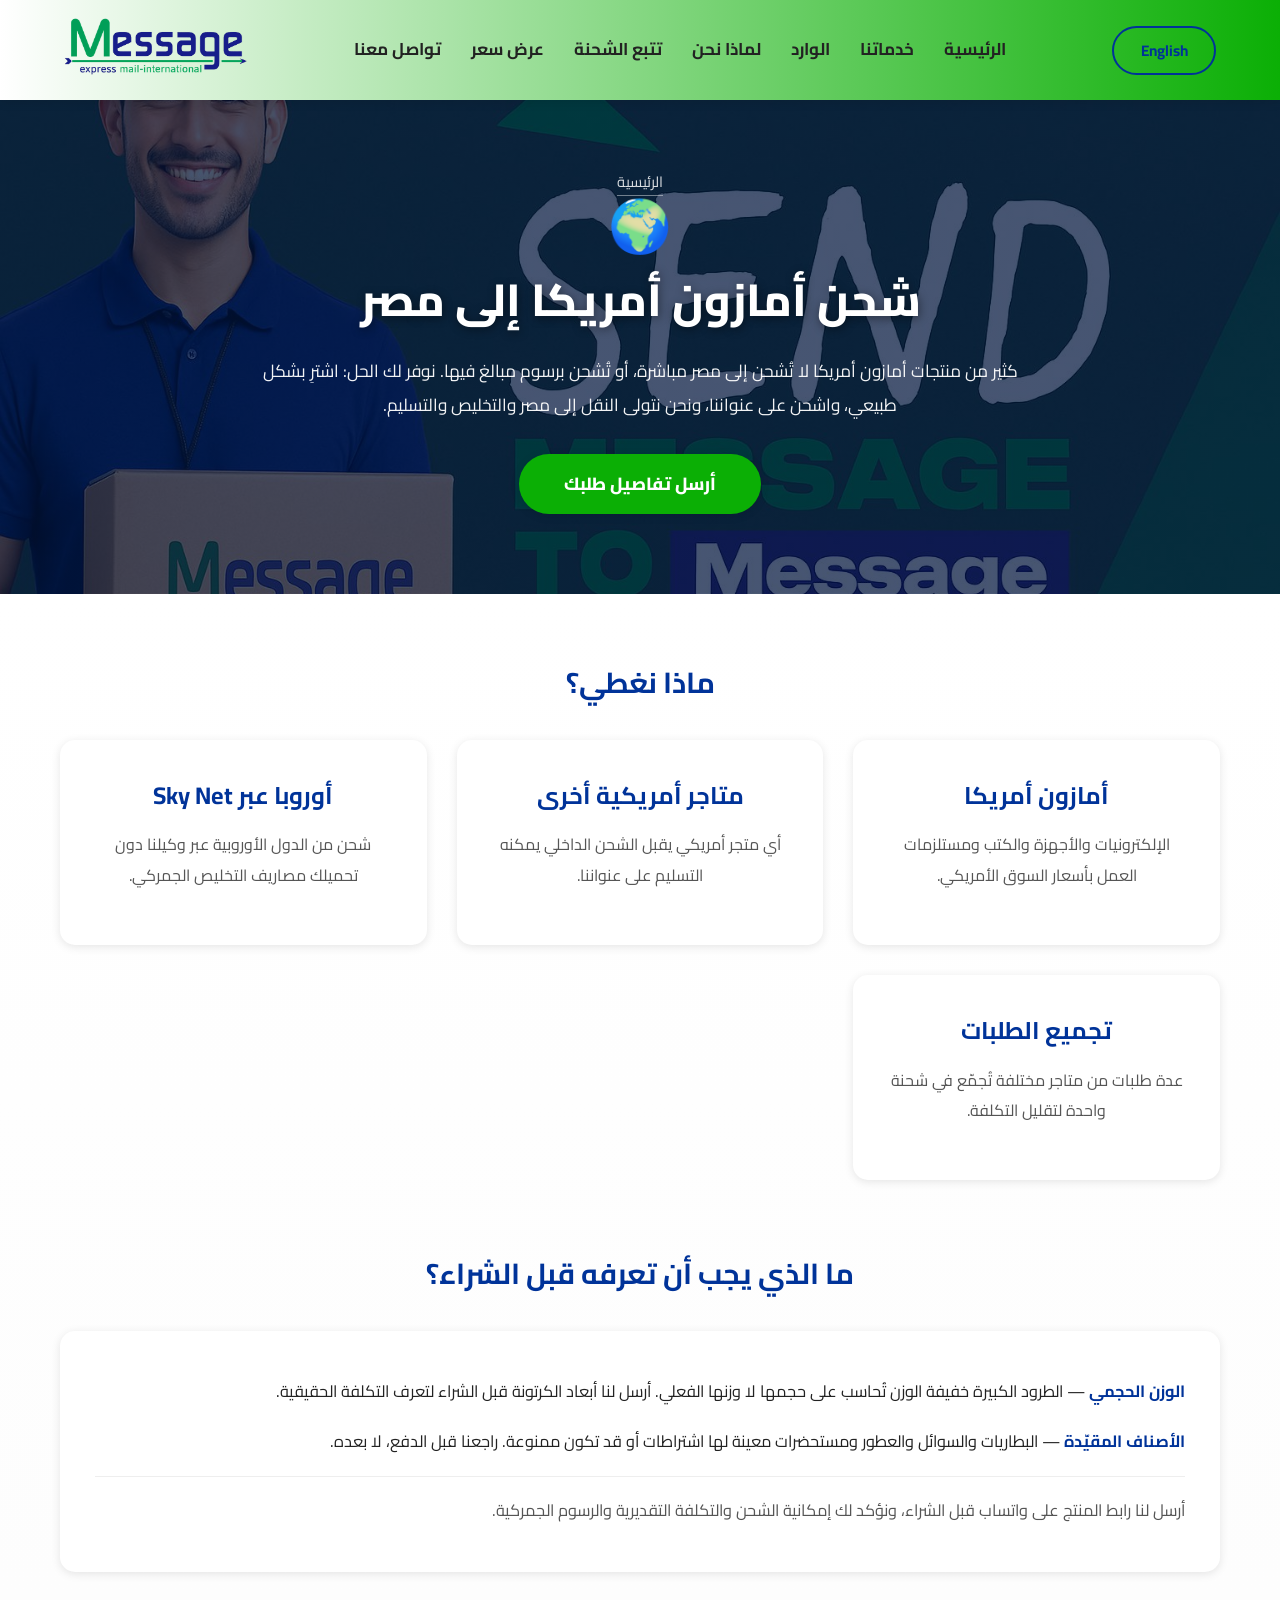
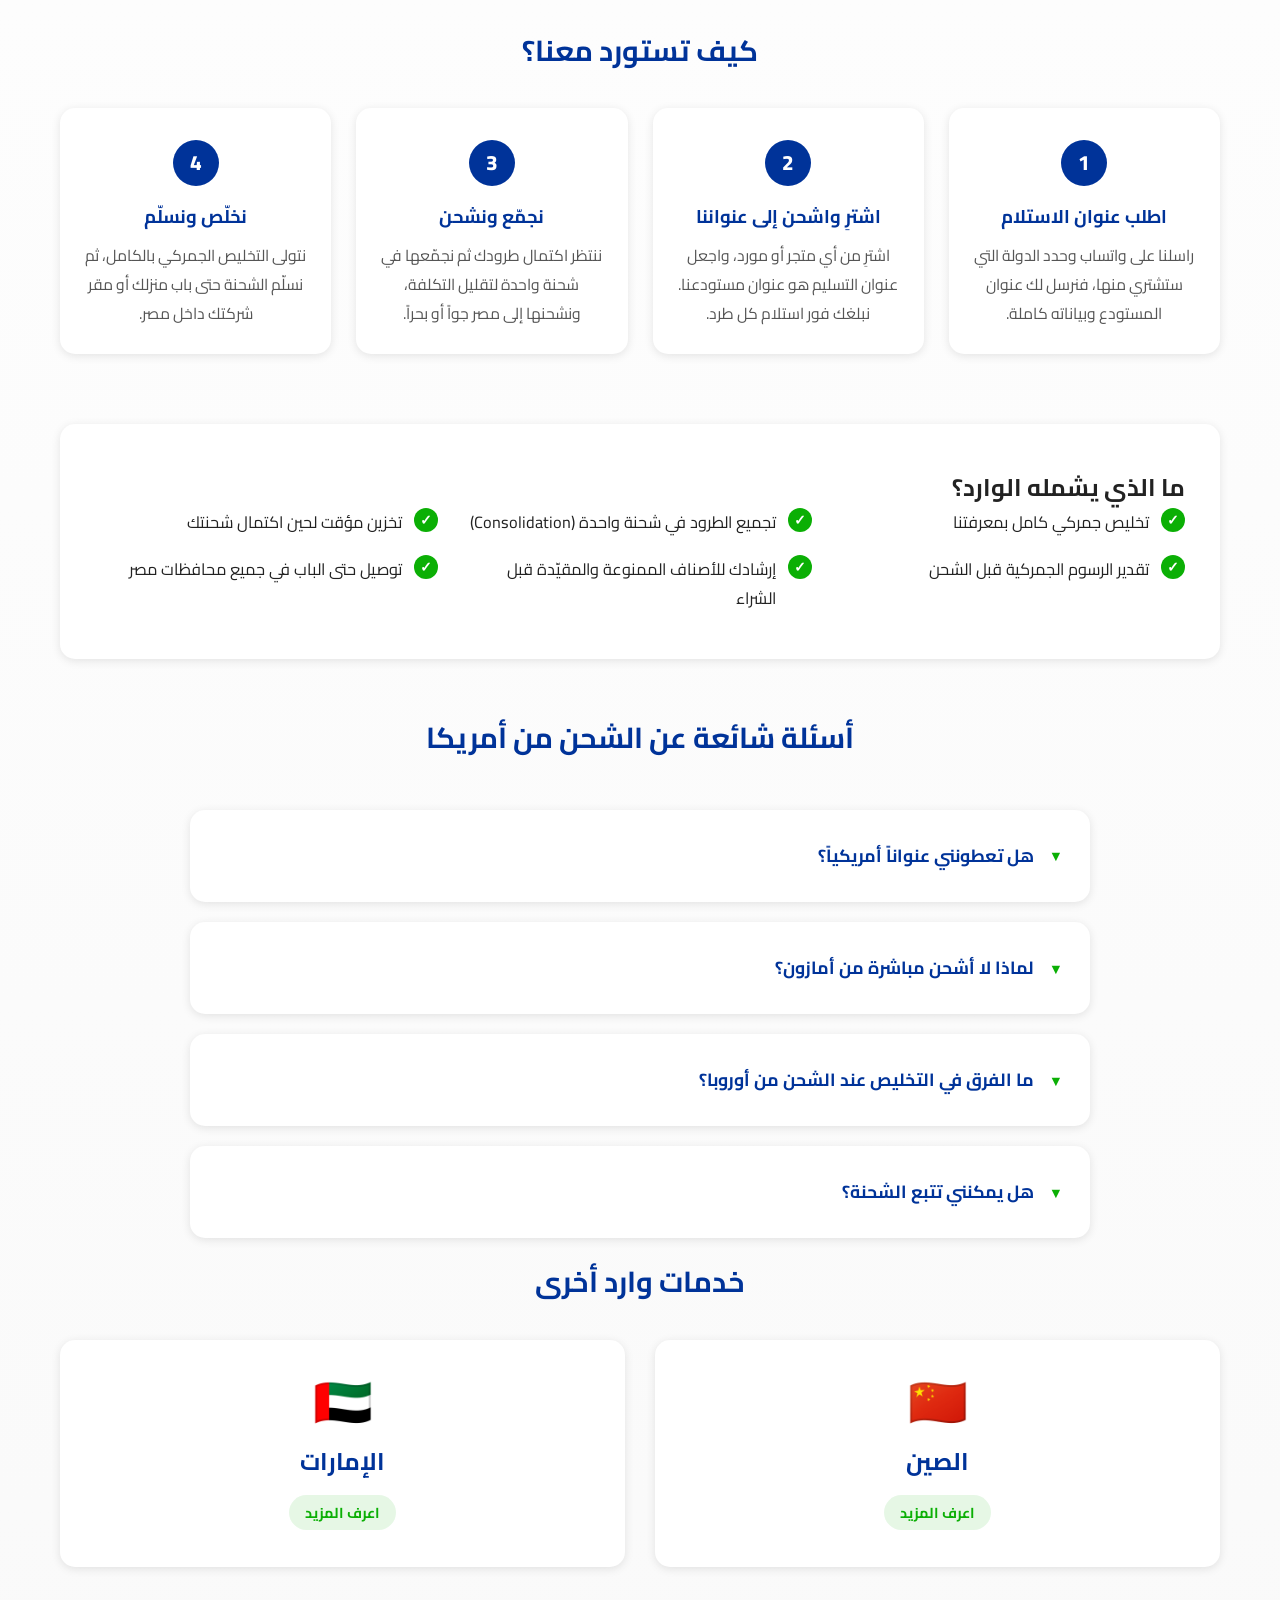
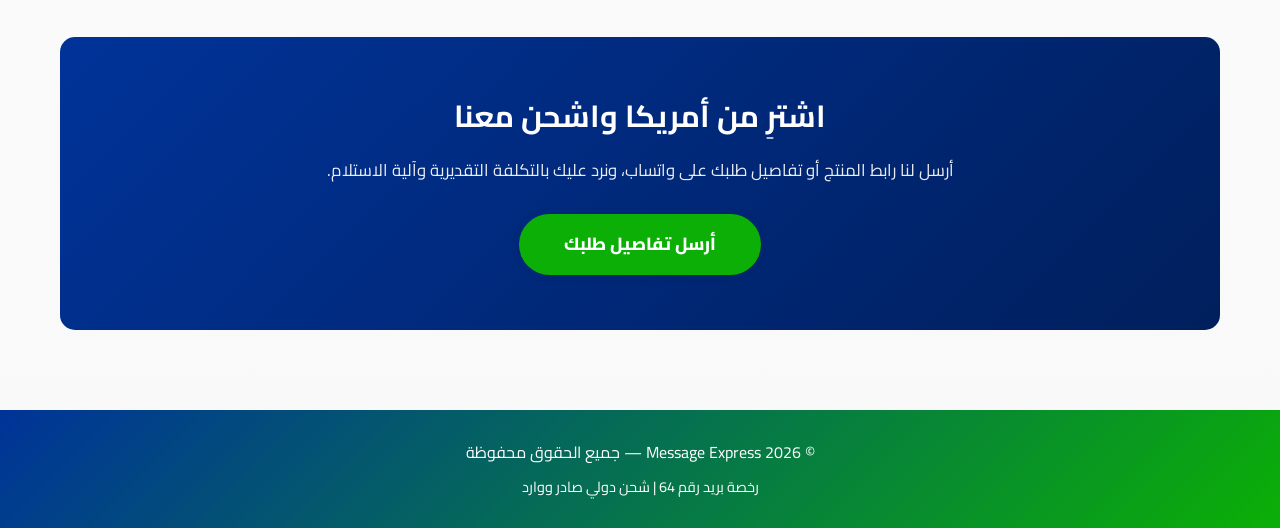
<file: amazon-shipping.html>
<!doctype html>
<html lang="ar" dir="rtl" data-title-key="pg.amazon.title">
  <head>
    <meta charset="UTF-8" />
    <meta name="viewport" content="width=device-width, initial-scale=1.0" />
    <meta name="description" data-i18n-content="pg.amazon.meta" content="اشترِ من أمازون أمريكا واشحن إلى مصر عبر Message Express، وشحن من أوروبا عبر وكيلنا Sky Net دون تحميلك مصاريف تخليص جمركي." />
    <meta name="robots" content="index, follow" />
    <meta name="author" content="Message Express" />
    <link rel="canonical" href="https://message-express.vercel.app/amazon-shipping" />

    <meta property="og:title" data-i18n-content="pg.amazon.title" content="شحن أمازون أمريكا إلى مصر | استيراد من أمريكا وأوروبا — Message Express" />
    <meta property="og:description" data-i18n-content="pg.amazon.meta" content="اشترِ من أمازون أمريكا واشحن إلى مصر عبر Message Express، وشحن من أوروبا عبر وكيلنا Sky Net دون تحميلك مصاريف تخليص جمركي." />
    <meta property="og:type" content="article" />
    <meta property="og:url" content="https://message-express.vercel.app/amazon-shipping" />
    <meta property="og:image" content="https://message-express.vercel.app/images/slide3.jpg" />

    <title>شحن أمازون أمريكا إلى مصر | استيراد من أمريكا وأوروبا — Message Express</title>

    <link rel="icon" href="/favicon.ico" sizes="any" />
    <link rel="icon" type="image/png" sizes="32x32" href="/favicon-32x32.png" />
    <link rel="icon" type="image/png" sizes="16x16" href="/favicon-16x16.png" />
    <link rel="apple-touch-icon" sizes="180x180" href="/apple-touch-icon.png" />
    <link rel="manifest" href="/site.webmanifest" />
    <meta name="theme-color" content="#171d8b" />

    <link rel="preconnect" href="https://fonts.googleapis.com" />
    <link rel="preconnect" href="https://fonts.gstatic.com" crossorigin />
    <link href="https://fonts.googleapis.com/css2?family=Cairo:wght@400;600;700;800&display=swap" rel="stylesheet" />
    <link rel="stylesheet" href="/styles.css" />
  </head>
  <body>
    <a href="#main-content" class="skip-link" data-i18n="a11y.skipLink">الانتقال إلى المحتوى الرئيسي</a>

    <header role="banner" class="header">
      <div class="logo">
        <a href="/"><img src="/images/logo.png" data-i18n-alt="a11y.logoAlt" alt="شعار Message Express للشحن الدولي" width="200" height="60" /></a>
      </div>
      <button id="langToggle" class="lang-toggle" type="button" data-i18n-aria-label="lang.toggleAria" aria-label="Switch to English">English</button>
      <nav role="navigation" data-i18n-aria-label="a11y.mainNav" aria-label="القائمة الرئيسية">
        <button class="mobile-menu-toggle" data-i18n-aria-label="a11y.openMenu" aria-label="فتح القائمة" aria-expanded="false">
          <span></span><span></span><span></span>
        </button>
        <ul class="nav-menu">
          <li><a href="/" data-i18n="nav.home">الرئيسية</a></li>
          <li><a href="/#services" data-i18n="nav.services">خدماتنا</a></li>
          <li><a href="/#import" data-i18n="nav.import">الوارد</a></li>
          <li><a href="/#why-us" data-i18n="nav.whyUs">لماذا نحن</a></li>
          <li><a href="/#tracking" data-i18n="nav.tracking">تتبع الشحنة</a></li>
          <li><a href="/#quote" data-i18n="nav.quote">عرض سعر</a></li>
          <li><a href="/#contact" data-i18n="nav.contact">تواصل معنا</a></li>
        </ul>
      </nav>
    </header>

    <main id="main-content" class="lp-main">
      <section class="lp-hero" style="background-image:linear-gradient(rgba(0,20,60,.72),rgba(0,20,60,.72)),url('/images/slide3.jpg')">
        <div class="container">
          <nav class="breadcrumb" aria-label="breadcrumb">
            <a href="/" data-i18n="pg.breadcrumb">الرئيسية</a>
          </nav>
          <div class="lp-flag" aria-hidden="true">🌍</div>
          <h1 data-i18n="pg.amazon.h1">شحن أمازون أمريكا إلى مصر</h1>
          <p class="lp-lead" data-i18n="pg.amazon.lead">كثير من منتجات أمازون أمريكا لا تُشحن إلى مصر مباشرة، أو تُشحن برسوم مبالغ فيها. نوفر لك الحل: اشترِ بشكل طبيعي، واشحن على عنواننا، ونحن نتولى النقل إلى مصر والتخليص والتسليم.</p>
          <a href="https://wa.me/201550564589" data-wa-base="https://wa.me/201550564589" data-wa-message="pg.amazon.wa" target="_blank" rel="noopener" class="import-cta-btn" data-i18n="pg.amazon.ctaB">أرسل تفاصيل طلبك</a>
        </div>
      </section>

      <section class="import-section">
        <div class="container">
          <h2 class="import-how-title" data-i18n="pg.amazon.srcT">ماذا نغطي؟</h2>
          <div class="import-grid">
            <article class="import-card">
              <h3 data-i18n="pg.amazon.src1.n">أمازون أمريكا</h3>
              <p data-i18n="pg.amazon.src1.d">الإلكترونيات والأجهزة والكتب ومستلزمات العمل بأسعار السوق الأمريكي.</p>
            </article>
            <article class="import-card">
              <h3 data-i18n="pg.amazon.src2.n">متاجر أمريكية أخرى</h3>
              <p data-i18n="pg.amazon.src2.d">أي متجر أمريكي يقبل الشحن الداخلي يمكنه التسليم على عنواننا.</p>
            </article>
            <article class="import-card">
              <h3 data-i18n="pg.amazon.src3.n">أوروبا عبر Sky Net</h3>
              <p data-i18n="pg.amazon.src3.d">شحن من الدول الأوروبية عبر وكيلنا دون تحميلك مصاريف التخليص الجمركي.</p>
            </article>
            <article class="import-card">
              <h3 data-i18n="pg.amazon.src4.n">تجميع الطلبات</h3>
              <p data-i18n="pg.amazon.src4.d">عدة طلبات من متاجر مختلفة تُجمّع في شحنة واحدة لتقليل التكلفة.</p>
            </article>
          </div>

          <h2 class="import-how-title" data-i18n="pg.amazon.modeT">ما الذي يجب أن تعرفه قبل الشراء؟</h2>
          <div class="import-included">
            <p class="lp-note" data-i18n-html="pg.amazon.modeA"><strong>الوزن الحجمي</strong> — الطرود الكبيرة خفيفة الوزن تُحاسب على حجمها لا وزنها الفعلي. أرسل لنا أبعاد الكرتونة قبل الشراء لتعرف التكلفة الحقيقية.</p>
            <p class="lp-note" data-i18n-html="pg.amazon.modeS"><strong>الأصناف المقيّدة</strong> — البطاريات والسوائل والعطور ومستحضرات معينة لها اشتراطات أو قد تكون ممنوعة. راجعنا قبل الدفع، لا بعده.</p>
            <p class="lp-note lp-note-muted" data-i18n="pg.amazon.modeN">أرسل لنا رابط المنتج على واتساب قبل الشراء، ونؤكد لك إمكانية الشحن والتكلفة التقديرية والرسوم الجمركية.</p>
          </div>

          <h2 class="import-how-title" data-i18n="pg.howT">كيف تستورد معنا؟</h2>
          <ol class="import-steps">
            <li class="import-step"><span class="step-num" aria-hidden="true">1</span>
              <h4 data-i18n="import.how.step1.title">اطلب عنوان الاستلام</h4>
              <p data-i18n="import.how.step1.desc">راسلنا على واتساب وحدد الدولة التي ستشتري منها.</p></li>
            <li class="import-step"><span class="step-num" aria-hidden="true">2</span>
              <h4 data-i18n="import.how.step2.title">اشترِ واشحن إلى عنواننا</h4>
              <p data-i18n="import.how.step2.desc">اجعل عنوان التسليم هو عنوان مستودعنا.</p></li>
            <li class="import-step"><span class="step-num" aria-hidden="true">3</span>
              <h4 data-i18n="import.how.step3.title">نجمّع ونشحن</h4>
              <p data-i18n="import.how.step3.desc">نجمّع طرودك في شحنة واحدة لتقليل التكلفة.</p></li>
            <li class="import-step"><span class="step-num" aria-hidden="true">4</span>
              <h4 data-i18n="import.how.step4.title">نخلّص ونسلّم</h4>
              <p data-i18n="import.how.step4.desc">نتولى التخليص الجمركي والتسليم حتى بابك.</p></li>
          </ol>

          <div class="import-included">
            <h2 data-i18n="pg.incT">ما الذي يشمله الوارد؟</h2>
            <ul class="included-list">
              <li data-i18n="import.included.1">تخليص جمركي كامل بمعرفتنا</li>
              <li data-i18n="import.included.2">تجميع الطرود في شحنة واحدة</li>
              <li data-i18n="import.included.3">تخزين مؤقت لحين اكتمال شحنتك</li>
              <li data-i18n="import.included.4">تقدير الرسوم الجمركية قبل الشحن</li>
              <li data-i18n="import.included.5">إرشادك للأصناف الممنوعة والمقيّدة</li>
              <li data-i18n="import.included.6">توصيل حتى الباب في جميع محافظات مصر</li>
            </ul>
          </div>

          <h2 class="import-how-title" data-i18n="pg.amazon.faqT">أسئلة شائعة عن الشحن من أمريكا</h2>
          <div class="faq-container">
            <details class="faq-item">
              <summary data-i18n="pg.amazon.q1">هل تعطونني عنواناً أمريكياً؟</summary>
              <p data-i18n="pg.amazon.a1">تواصل معنا على واتساب وسنوضح لك آلية الاستلام المتاحة حالياً للطلبات الأمريكية والأوروبية، فهي تختلف حسب نوع الشحنة والوجهة.</p>
            </details>
            <details class="faq-item">
              <summary data-i18n="pg.amazon.q2">لماذا لا أشحن مباشرة من أمازون؟</summary>
              <p data-i18n="pg.amazon.a2">كثير من المنتجات غير متاحة للشحن الدولي أصلاً، وحين تكون متاحة تُضاف رسوم شحن ورسوم استيراد مقدّرة غالباً أعلى من تكلفتنا، دون متابعة محلية أو تخليص بمعرفتك.</p>
            </details>
            <details class="faq-item">
              <summary data-i18n="pg.amazon.q3">ما الفرق في التخليص عند الشحن من أوروبا؟</summary>
              <p data-i18n="pg.amazon.a3">في الشحن من دول أوروبا عبر وكيلنا Sky Net لا يتم تحميل العميل مصاريف التخليص الجمركي، وهو ما يجعل الخط الأوروبي أوفر في كثير من الحالات.</p>
            </details>
            <details class="faq-item">
              <summary data-i18n="pg.amazon.q4">هل يمكنني تتبع الشحنة؟</summary>
              <p data-i18n="pg.amazon.a4">نعم، تحصل على رقم بوليصة وتتابع الحالة من قسم تتبع الشحنة في موقعنا حتى التسليم النهائي.</p>
            </details>
          </div>

          <h2 class="import-how-title" data-i18n="pg.otherT">خدمات وارد أخرى</h2>
          <div class="import-grid">
            <a href="/import-from-china" class="import-card lane-link">
              <div class="import-flag" aria-hidden="true">🇨🇳</div>
              <h3>الصين</h3>
              <span class="import-tag" data-i18n="pg.learnMore">اعرف المزيد</span>
            </a>
            <a href="/import-from-uae" class="import-card lane-link">
              <div class="import-flag" aria-hidden="true">🇦🇪</div>
              <h3>الإمارات</h3>
              <span class="import-tag" data-i18n="pg.learnMore">اعرف المزيد</span>
            </a>
          </div>

          <div class="import-cta">
            <h3 data-i18n="pg.amazon.ctaT">اشترِ من أمريكا واشحن معنا</h3>
            <p data-i18n="pg.amazon.ctaD">أرسل لنا رابط المنتج أو تفاصيل طلبك على واتساب، ونرد عليك بالتكلفة التقديرية وآلية الاستلام.</p>
            <a href="https://wa.me/201550564589" data-wa-base="https://wa.me/201550564589" data-wa-message="pg.amazon.wa" target="_blank" rel="noopener" class="import-cta-btn" data-i18n="pg.amazon.ctaB">أرسل تفاصيل طلبك</a>
          </div>
        </div>
      </section>
    </main>

    <footer role="contentinfo">
      <div class="container">
        <p>&copy; <span id="currentYear">2026</span> Message Express — <span data-i18n="footer.rights">جميع الحقوق محفوظة</span></p>
        <p style="margin-top:10px;font-size:.9rem" data-i18n="footer.license">رخصة بريد رقم 64 | شحن دولي صادر ووارد</p>
      </div>
    </footer>

    <button id="scrollTopBtn" class="scroll-top-btn" data-i18n-aria-label="a11y.scrollTop" aria-label="العودة إلى الأعلى" data-i18n-title="a11y.scrollTop" title="العودة إلى الأعلى">▲</button>

    <script type="application/ld+json">
{
  "@context": "https://schema.org",
  "@type": "Service",
  "serviceType": "شحن أمازون أمريكا إلى مصر",
  "provider": {
    "@type": "Organization",
    "name": "Message Express",
    "url": "https://message-express.vercel.app"
  },
  "areaServed": {
    "@type": "Country",
    "name": "Egypt"
  },
  "description": "اشترِ من أمازون أمريكا واشحن إلى مصر عبر Message Express، وشحن من أوروبا عبر وكيلنا Sky Net دون تحميلك مصاريف تخليص جمركي.",
  "url": "https://message-express.vercel.app/amazon-shipping"
}
    </script>
    <script type="application/ld+json">
{
  "@context": "https://schema.org",
  "@type": "BreadcrumbList",
  "itemListElement": [
    {
      "@type": "ListItem",
      "position": 1,
      "name": "الرئيسية",
      "item": "https://message-express.vercel.app"
    },
    {
      "@type": "ListItem",
      "position": 2,
      "name": "شحن أمازون أمريكا إلى مصر",
      "item": "https://message-express.vercel.app/amazon-shipping"
    }
  ]
}
    </script>
    <script type="application/ld+json">
{
  "@context": "https://schema.org",
  "@type": "FAQPage",
  "mainEntity": [
    {
      "@type": "Question",
      "name": "هل تعطونني عنواناً أمريكياً؟",
      "acceptedAnswer": {
        "@type": "Answer",
        "text": "تواصل معنا على واتساب وسنوضح لك آلية الاستلام المتاحة حالياً للطلبات الأمريكية والأوروبية، فهي تختلف حسب نوع الشحنة والوجهة."
      }
    },
    {
      "@type": "Question",
      "name": "لماذا لا أشحن مباشرة من أمازون؟",
      "acceptedAnswer": {
        "@type": "Answer",
        "text": "كثير من المنتجات غير متاحة للشحن الدولي أصلاً، وحين تكون متاحة تُضاف رسوم شحن ورسوم استيراد مقدّرة غالباً أعلى من تكلفتنا، دون متابعة محلية أو تخليص بمعرفتك."
      }
    },
    {
      "@type": "Question",
      "name": "ما الفرق في التخليص عند الشحن من أوروبا؟",
      "acceptedAnswer": {
        "@type": "Answer",
        "text": "في الشحن من دول أوروبا عبر وكيلنا Sky Net لا يتم تحميل العميل مصاريف التخليص الجمركي، وهو ما يجعل الخط الأوروبي أوفر في كثير من الحالات."
      }
    },
    {
      "@type": "Question",
      "name": "هل يمكنني تتبع الشحنة؟",
      "acceptedAnswer": {
        "@type": "Answer",
        "text": "نعم، تحصل على رقم بوليصة وتتابع الحالة من قسم تتبع الشحنة في موقعنا حتى التسليم النهائي."
      }
    }
  ]
}
    </script>

    <script src="/i18n.js"></script>
    <script src="/i18n-pages.js"></script>
    <script src="/script.js"></script>
    <script>
      document.getElementById("currentYear").textContent = new Date().getFullYear();
    </script>
  </body>
</html>
</file>
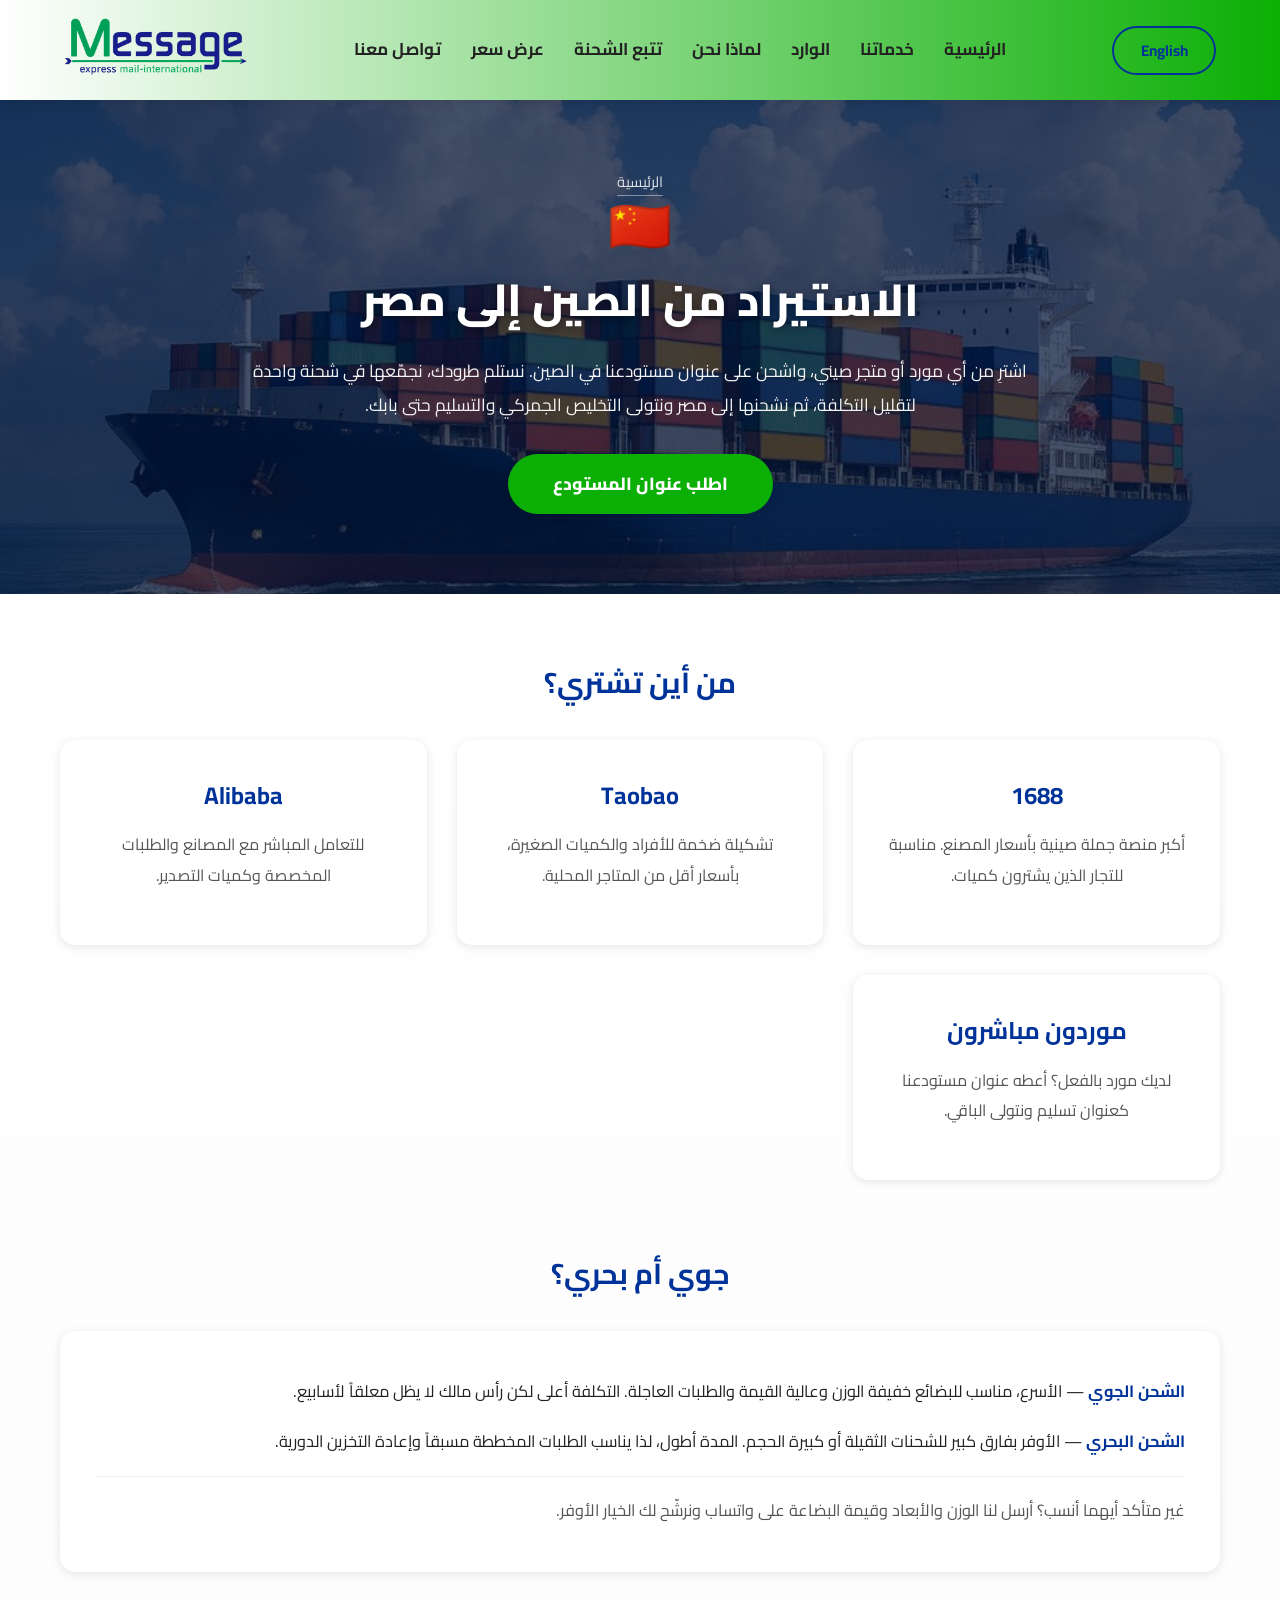
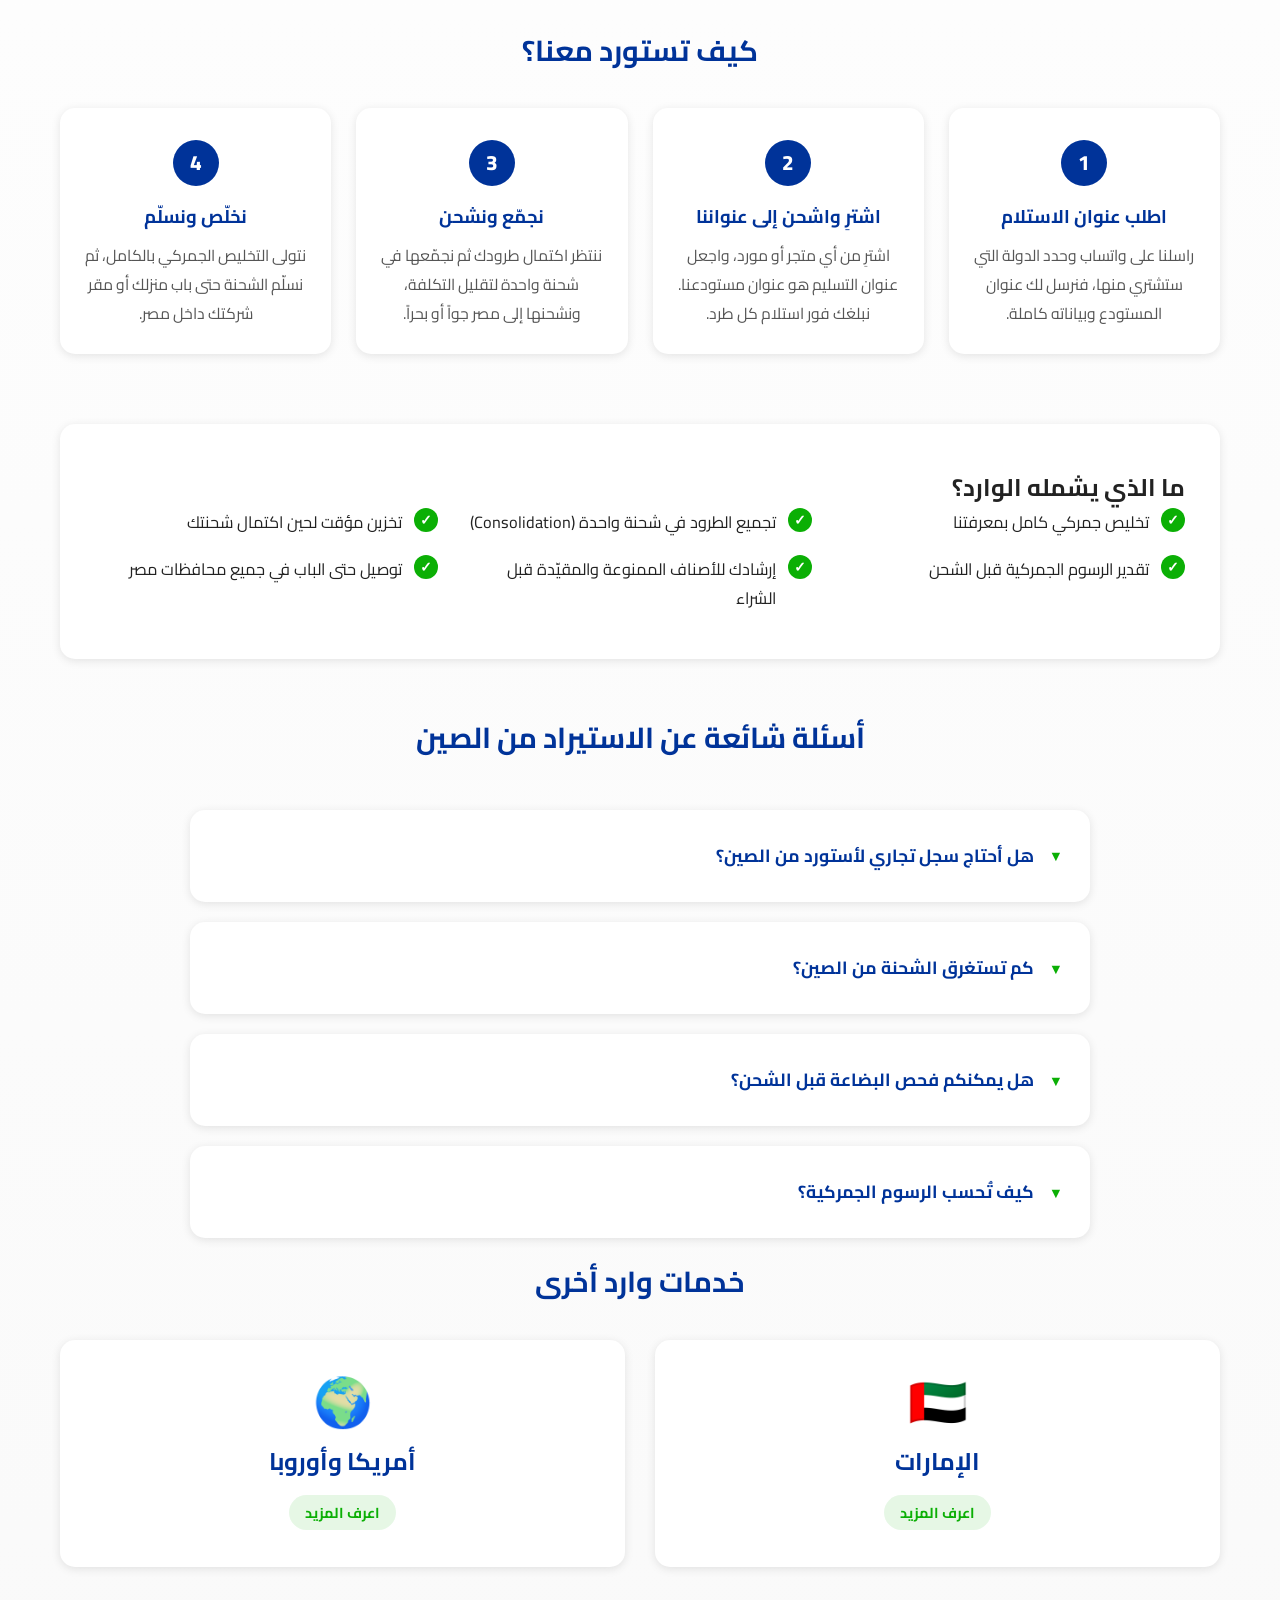
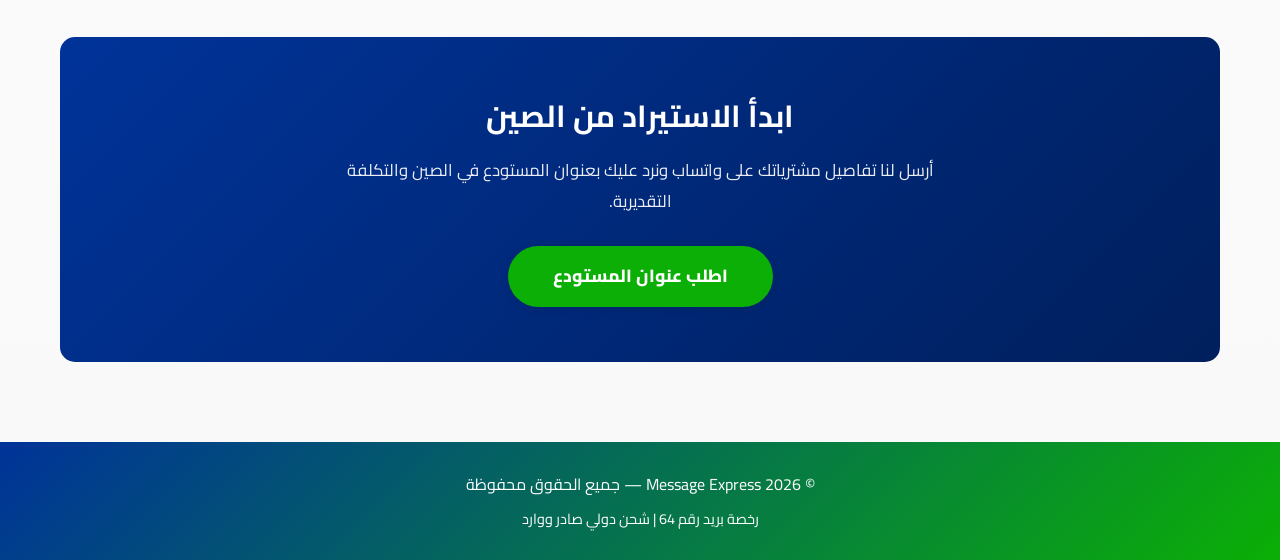
<file: import-from-china.html>
<!doctype html>
<html lang="ar" dir="rtl" data-title-key="pg.china.title">
  <head>
    <meta charset="UTF-8" />
    <meta name="viewport" content="width=device-width, initial-scale=1.0" />
    <meta name="description" data-i18n-content="pg.china.meta" content="نوفر لك عنوان استلام في الصين لمشتريات 1688 وTaobao وAlibaba والموردين، مع تجميع الطرود والشحن الجوي أو البحري والتخليص الجمركي والتوصيل حتى الباب في مصر." />
    <meta name="robots" content="index, follow" />
    <meta name="author" content="Message Express" />
    <link rel="canonical" href="https://message-express.vercel.app/import-from-china" />

    <meta property="og:title" data-i18n-content="pg.china.title" content="الاستيراد من الصين إلى مصر | تجميع وشحن وتخليص جمركي — Message Express" />
    <meta property="og:description" data-i18n-content="pg.china.meta" content="نوفر لك عنوان استلام في الصين لمشتريات 1688 وTaobao وAlibaba والموردين، مع تجميع الطرود والشحن الجوي أو البحري والتخليص الجمركي والتوصيل حتى الباب في مصر." />
    <meta property="og:type" content="article" />
    <meta property="og:url" content="https://message-express.vercel.app/import-from-china" />
    <meta property="og:image" content="https://message-express.vercel.app/images/ship.jpg" />

    <title>الاستيراد من الصين إلى مصر | تجميع وشحن وتخليص جمركي — Message Express</title>

    <link rel="icon" href="/favicon.ico" sizes="any" />
    <link rel="icon" type="image/png" sizes="32x32" href="/favicon-32x32.png" />
    <link rel="icon" type="image/png" sizes="16x16" href="/favicon-16x16.png" />
    <link rel="apple-touch-icon" sizes="180x180" href="/apple-touch-icon.png" />
    <link rel="manifest" href="/site.webmanifest" />
    <meta name="theme-color" content="#171d8b" />

    <link rel="preconnect" href="https://fonts.googleapis.com" />
    <link rel="preconnect" href="https://fonts.gstatic.com" crossorigin />
    <link href="https://fonts.googleapis.com/css2?family=Cairo:wght@400;600;700;800&display=swap" rel="stylesheet" />
    <link rel="stylesheet" href="/styles.css" />
  </head>
  <body>
    <a href="#main-content" class="skip-link" data-i18n="a11y.skipLink">الانتقال إلى المحتوى الرئيسي</a>

    <header role="banner" class="header">
      <div class="logo">
        <a href="/"><img src="/images/logo.png" data-i18n-alt="a11y.logoAlt" alt="شعار Message Express للشحن الدولي" width="200" height="60" /></a>
      </div>
      <button id="langToggle" class="lang-toggle" type="button" data-i18n-aria-label="lang.toggleAria" aria-label="Switch to English">English</button>
      <nav role="navigation" data-i18n-aria-label="a11y.mainNav" aria-label="القائمة الرئيسية">
        <button class="mobile-menu-toggle" data-i18n-aria-label="a11y.openMenu" aria-label="فتح القائمة" aria-expanded="false">
          <span></span><span></span><span></span>
        </button>
        <ul class="nav-menu">
          <li><a href="/" data-i18n="nav.home">الرئيسية</a></li>
          <li><a href="/#services" data-i18n="nav.services">خدماتنا</a></li>
          <li><a href="/#import" data-i18n="nav.import">الوارد</a></li>
          <li><a href="/#why-us" data-i18n="nav.whyUs">لماذا نحن</a></li>
          <li><a href="/#tracking" data-i18n="nav.tracking">تتبع الشحنة</a></li>
          <li><a href="/#quote" data-i18n="nav.quote">عرض سعر</a></li>
          <li><a href="/#contact" data-i18n="nav.contact">تواصل معنا</a></li>
        </ul>
      </nav>
    </header>

    <main id="main-content" class="lp-main">
      <section class="lp-hero" style="background-image:linear-gradient(rgba(0,20,60,.72),rgba(0,20,60,.72)),url('/images/ship.jpg')">
        <div class="container">
          <nav class="breadcrumb" aria-label="breadcrumb">
            <a href="/" data-i18n="pg.breadcrumb">الرئيسية</a>
          </nav>
          <div class="lp-flag" aria-hidden="true">🇨🇳</div>
          <h1 data-i18n="pg.china.h1">الاستيراد من الصين إلى مصر</h1>
          <p class="lp-lead" data-i18n="pg.china.lead">اشترِ من أي مورد أو متجر صيني، واشحن على عنوان مستودعنا في الصين. نستلم طرودك، نجمّعها في شحنة واحدة لتقليل التكلفة، ثم نشحنها إلى مصر ونتولى التخليص الجمركي والتسليم حتى بابك.</p>
          <a href="https://wa.me/201550564589" data-wa-base="https://wa.me/201550564589" data-wa-message="pg.china.wa" target="_blank" rel="noopener" class="import-cta-btn" data-i18n="pg.china.ctaB">اطلب عنوان المستودع</a>
        </div>
      </section>

      <section class="import-section">
        <div class="container">
          <h2 class="import-how-title" data-i18n="pg.china.srcT">من أين تشتري؟</h2>
          <div class="import-grid">
            <article class="import-card">
              <h3 data-i18n="pg.china.src1.n">1688</h3>
              <p data-i18n="pg.china.src1.d">أكبر منصة جملة صينية بأسعار المصنع. مناسبة للتجار الذين يشترون كميات.</p>
            </article>
            <article class="import-card">
              <h3 data-i18n="pg.china.src2.n">Taobao</h3>
              <p data-i18n="pg.china.src2.d">تشكيلة ضخمة للأفراد والكميات الصغيرة، بأسعار أقل من المتاجر المحلية.</p>
            </article>
            <article class="import-card">
              <h3 data-i18n="pg.china.src3.n">Alibaba</h3>
              <p data-i18n="pg.china.src3.d">للتعامل المباشر مع المصانع والطلبات المخصصة وكميات التصدير.</p>
            </article>
            <article class="import-card">
              <h3 data-i18n="pg.china.src4.n">موردون مباشرون</h3>
              <p data-i18n="pg.china.src4.d">لديك مورد بالفعل؟ أعطه عنوان مستودعنا كعنوان تسليم ونتولى الباقي.</p>
            </article>
          </div>

          <h2 class="import-how-title" data-i18n="pg.china.modeT">جوي أم بحري؟</h2>
          <div class="import-included">
            <p class="lp-note" data-i18n-html="pg.china.modeA"><strong>الشحن الجوي</strong> — الأسرع، مناسب للبضائع خفيفة الوزن وعالية القيمة والطلبات العاجلة. التكلفة أعلى لكن رأس مالك لا يظل معلقاً لأسابيع.</p>
            <p class="lp-note" data-i18n-html="pg.china.modeS"><strong>الشحن البحري</strong> — الأوفر بفارق كبير للشحنات الثقيلة أو كبيرة الحجم. المدة أطول، لذا يناسب الطلبات المخططة مسبقاً وإعادة التخزين الدورية.</p>
            <p class="lp-note lp-note-muted" data-i18n="pg.china.modeN">غير متأكد أيهما أنسب؟ أرسل لنا الوزن والأبعاد وقيمة البضاعة على واتساب ونرشّح لك الخيار الأوفر.</p>
          </div>

          <h2 class="import-how-title" data-i18n="pg.howT">كيف تستورد معنا؟</h2>
          <ol class="import-steps">
            <li class="import-step"><span class="step-num" aria-hidden="true">1</span>
              <h4 data-i18n="import.how.step1.title">اطلب عنوان الاستلام</h4>
              <p data-i18n="import.how.step1.desc">راسلنا على واتساب وحدد الدولة التي ستشتري منها.</p></li>
            <li class="import-step"><span class="step-num" aria-hidden="true">2</span>
              <h4 data-i18n="import.how.step2.title">اشترِ واشحن إلى عنواننا</h4>
              <p data-i18n="import.how.step2.desc">اجعل عنوان التسليم هو عنوان مستودعنا.</p></li>
            <li class="import-step"><span class="step-num" aria-hidden="true">3</span>
              <h4 data-i18n="import.how.step3.title">نجمّع ونشحن</h4>
              <p data-i18n="import.how.step3.desc">نجمّع طرودك في شحنة واحدة لتقليل التكلفة.</p></li>
            <li class="import-step"><span class="step-num" aria-hidden="true">4</span>
              <h4 data-i18n="import.how.step4.title">نخلّص ونسلّم</h4>
              <p data-i18n="import.how.step4.desc">نتولى التخليص الجمركي والتسليم حتى بابك.</p></li>
          </ol>

          <div class="import-included">
            <h2 data-i18n="pg.incT">ما الذي يشمله الوارد؟</h2>
            <ul class="included-list">
              <li data-i18n="import.included.1">تخليص جمركي كامل بمعرفتنا</li>
              <li data-i18n="import.included.2">تجميع الطرود في شحنة واحدة</li>
              <li data-i18n="import.included.3">تخزين مؤقت لحين اكتمال شحنتك</li>
              <li data-i18n="import.included.4">تقدير الرسوم الجمركية قبل الشحن</li>
              <li data-i18n="import.included.5">إرشادك للأصناف الممنوعة والمقيّدة</li>
              <li data-i18n="import.included.6">توصيل حتى الباب في جميع محافظات مصر</li>
            </ul>
          </div>

          <h2 class="import-how-title" data-i18n="pg.china.faqT">أسئلة شائعة عن الاستيراد من الصين</h2>
          <div class="faq-container">
            <details class="faq-item">
              <summary data-i18n="pg.china.q1">هل أحتاج سجل تجاري لأستورد من الصين؟</summary>
              <p data-i18n="pg.china.a1">للشحنات الشخصية الصغيرة غالباً لا. أما الكميات التجارية فتتطلب مستندات استيراد. أخبرنا بطبيعة شحنتك ونوضح لك المطلوب بدقة قبل أن تشتري.</p>
            </details>
            <details class="faq-item">
              <summary data-i18n="pg.china.q2">كم تستغرق الشحنة من الصين؟</summary>
              <p data-i18n="pg.china.a2">الجوي عادة من 5 إلى 10 أيام بعد اكتمال التجميع، والبحري من 30 إلى 45 يوماً. تُضاف مدة انتظار وصول كل طرودك إلى المستودع ومدة التخليص في مصر.</p>
            </details>
            <details class="faq-item">
              <summary data-i18n="pg.china.q3">هل يمكنكم فحص البضاعة قبل الشحن؟</summary>
              <p data-i18n="pg.china.a3">نستلم الطرود ونتحقق من عددها وحالتها الظاهرية ونبلغك بأي تلف واضح قبل الشحن. الفحص الفني التفصيلي للمنتج غير مشمول.</p>
            </details>
            <details class="faq-item">
              <summary data-i18n="pg.china.q4">كيف تُحسب الرسوم الجمركية؟</summary>
              <p data-i18n="pg.china.a4">على أساس نوع الصنف وقيمته في الفاتورة وبلد المنشأ. أرسل لنا الفاتورة أو رابط المنتج قبل الشحن ونعطيك تقديراً حتى تقرر على أساس واضح.</p>
            </details>
          </div>

          <h2 class="import-how-title" data-i18n="pg.otherT">خدمات وارد أخرى</h2>
          <div class="import-grid">
            <a href="/import-from-uae" class="import-card lane-link">
              <div class="import-flag" aria-hidden="true">🇦🇪</div>
              <h3>الإمارات</h3>
              <span class="import-tag" data-i18n="pg.learnMore">اعرف المزيد</span>
            </a>
            <a href="/amazon-shipping" class="import-card lane-link">
              <div class="import-flag" aria-hidden="true">🌍</div>
              <h3>أمريكا وأوروبا</h3>
              <span class="import-tag" data-i18n="pg.learnMore">اعرف المزيد</span>
            </a>
          </div>

          <div class="import-cta">
            <h3 data-i18n="pg.china.ctaT">ابدأ الاستيراد من الصين</h3>
            <p data-i18n="pg.china.ctaD">أرسل لنا تفاصيل مشترياتك على واتساب ونرد عليك بعنوان المستودع في الصين والتكلفة التقديرية.</p>
            <a href="https://wa.me/201550564589" data-wa-base="https://wa.me/201550564589" data-wa-message="pg.china.wa" target="_blank" rel="noopener" class="import-cta-btn" data-i18n="pg.china.ctaB">اطلب عنوان المستودع</a>
          </div>
        </div>
      </section>
    </main>

    <footer role="contentinfo">
      <div class="container">
        <p>&copy; <span id="currentYear">2026</span> Message Express — <span data-i18n="footer.rights">جميع الحقوق محفوظة</span></p>
        <p style="margin-top:10px;font-size:.9rem" data-i18n="footer.license">رخصة بريد رقم 64 | شحن دولي صادر ووارد</p>
      </div>
    </footer>

    <button id="scrollTopBtn" class="scroll-top-btn" data-i18n-aria-label="a11y.scrollTop" aria-label="العودة إلى الأعلى" data-i18n-title="a11y.scrollTop" title="العودة إلى الأعلى">▲</button>

    <script type="application/ld+json">
{
  "@context": "https://schema.org",
  "@type": "Service",
  "serviceType": "الاستيراد من الصين إلى مصر",
  "provider": {
    "@type": "Organization",
    "name": "Message Express",
    "url": "https://message-express.vercel.app"
  },
  "areaServed": {
    "@type": "Country",
    "name": "Egypt"
  },
  "description": "نوفر لك عنوان استلام في الصين لمشتريات 1688 وTaobao وAlibaba والموردين، مع تجميع الطرود والشحن الجوي أو البحري والتخليص الجمركي والتوصيل حتى الباب في مصر.",
  "url": "https://message-express.vercel.app/import-from-china"
}
    </script>
    <script type="application/ld+json">
{
  "@context": "https://schema.org",
  "@type": "BreadcrumbList",
  "itemListElement": [
    {
      "@type": "ListItem",
      "position": 1,
      "name": "الرئيسية",
      "item": "https://message-express.vercel.app"
    },
    {
      "@type": "ListItem",
      "position": 2,
      "name": "الاستيراد من الصين إلى مصر",
      "item": "https://message-express.vercel.app/import-from-china"
    }
  ]
}
    </script>
    <script type="application/ld+json">
{
  "@context": "https://schema.org",
  "@type": "FAQPage",
  "mainEntity": [
    {
      "@type": "Question",
      "name": "هل أحتاج سجل تجاري لأستورد من الصين؟",
      "acceptedAnswer": {
        "@type": "Answer",
        "text": "للشحنات الشخصية الصغيرة غالباً لا. أما الكميات التجارية فتتطلب مستندات استيراد. أخبرنا بطبيعة شحنتك ونوضح لك المطلوب بدقة قبل أن تشتري."
      }
    },
    {
      "@type": "Question",
      "name": "كم تستغرق الشحنة من الصين؟",
      "acceptedAnswer": {
        "@type": "Answer",
        "text": "الجوي عادة من 5 إلى 10 أيام بعد اكتمال التجميع، والبحري من 30 إلى 45 يوماً. تُضاف مدة انتظار وصول كل طرودك إلى المستودع ومدة التخليص في مصر."
      }
    },
    {
      "@type": "Question",
      "name": "هل يمكنكم فحص البضاعة قبل الشحن؟",
      "acceptedAnswer": {
        "@type": "Answer",
        "text": "نستلم الطرود ونتحقق من عددها وحالتها الظاهرية ونبلغك بأي تلف واضح قبل الشحن. الفحص الفني التفصيلي للمنتج غير مشمول."
      }
    },
    {
      "@type": "Question",
      "name": "كيف تُحسب الرسوم الجمركية؟",
      "acceptedAnswer": {
        "@type": "Answer",
        "text": "على أساس نوع الصنف وقيمته في الفاتورة وبلد المنشأ. أرسل لنا الفاتورة أو رابط المنتج قبل الشحن ونعطيك تقديراً حتى تقرر على أساس واضح."
      }
    }
  ]
}
    </script>

    <script src="/i18n.js"></script>
    <script src="/i18n-pages.js"></script>
    <script src="/script.js"></script>
    <script>
      document.getElementById("currentYear").textContent = new Date().getFullYear();
    </script>
  </body>
</html>
</file>
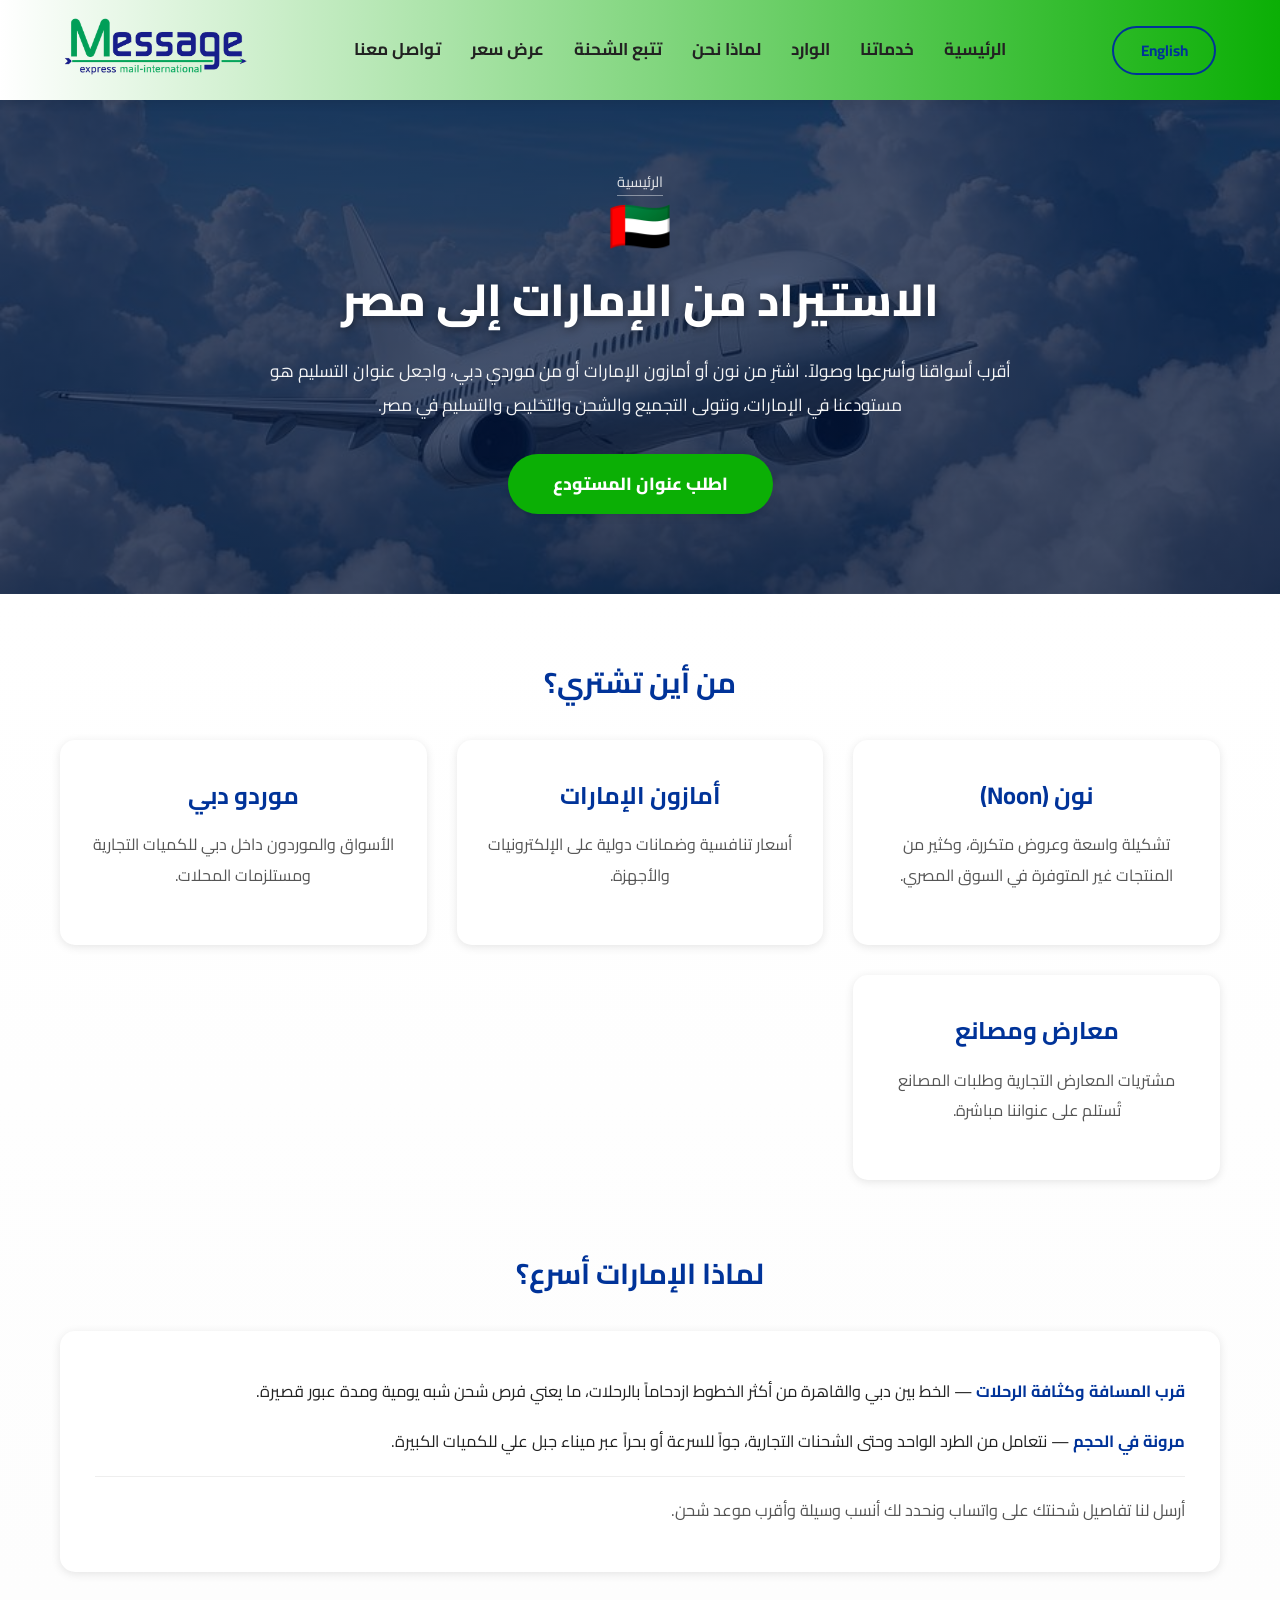
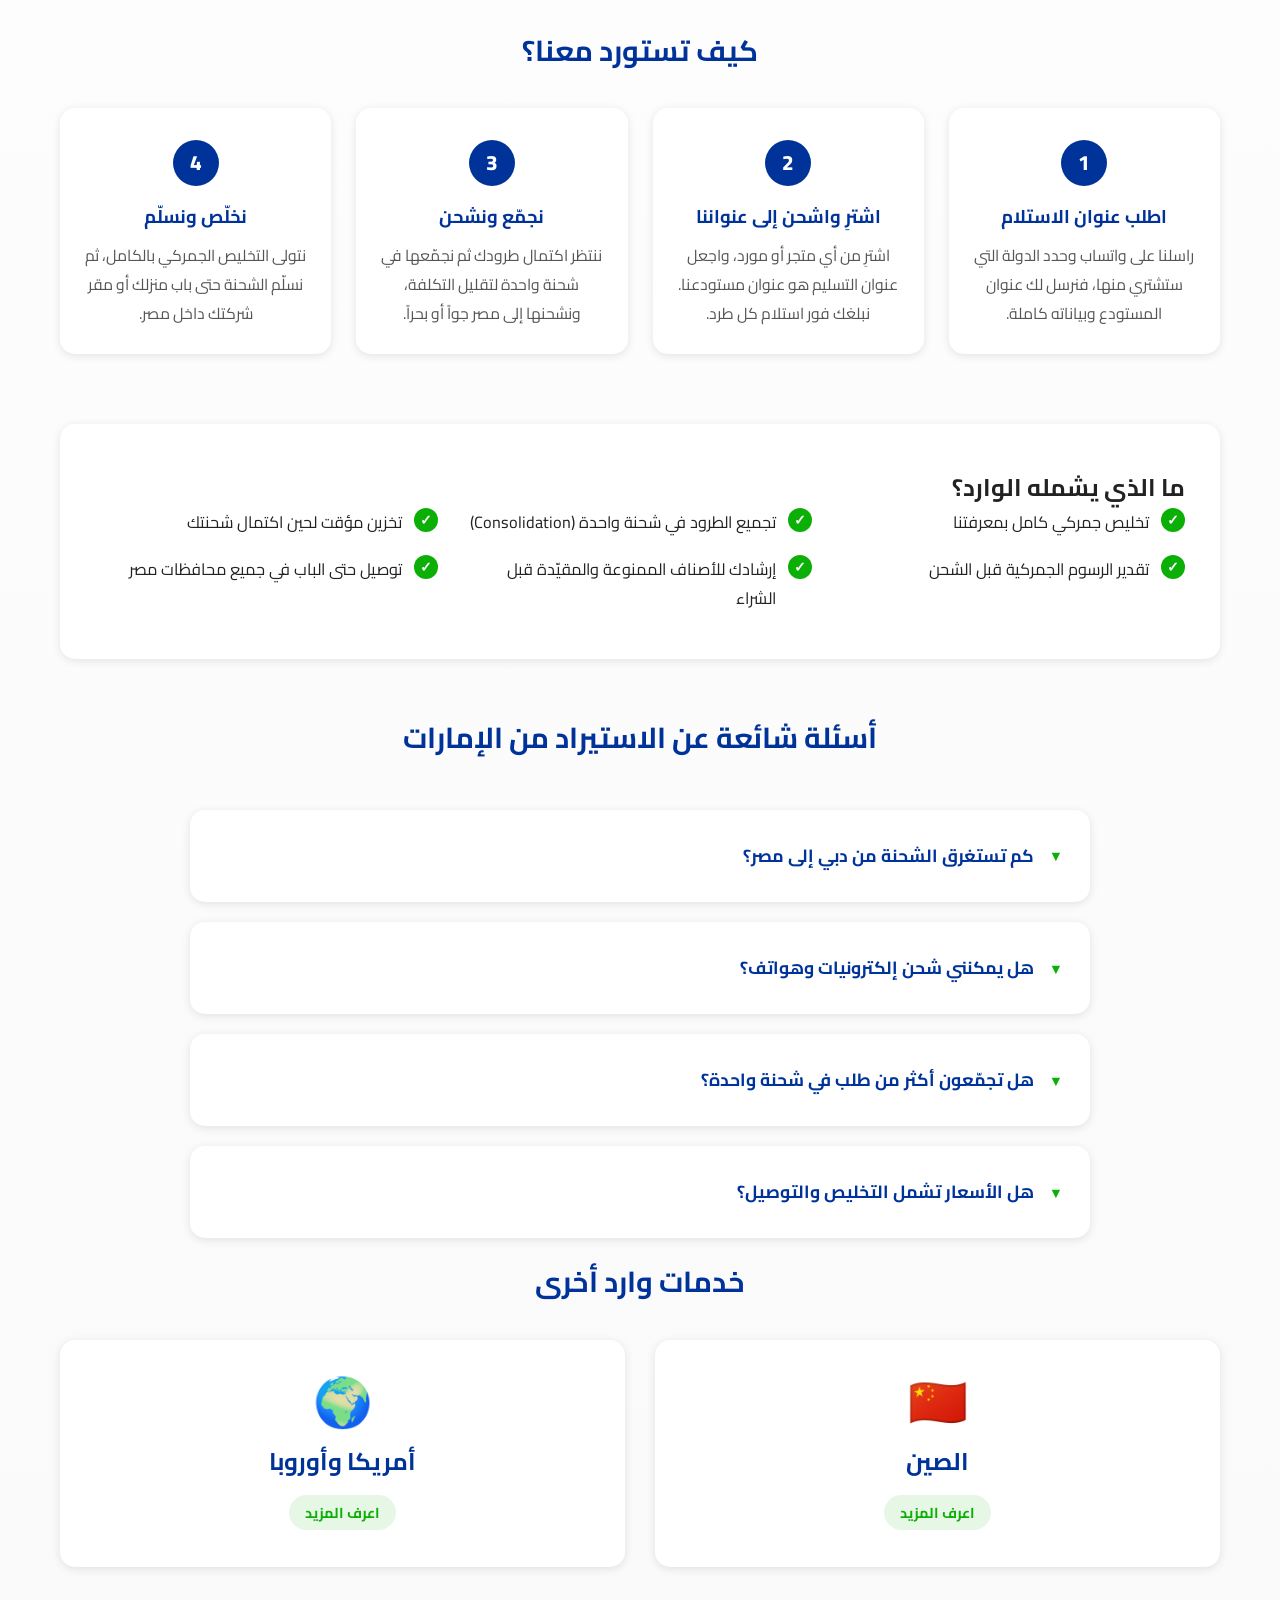
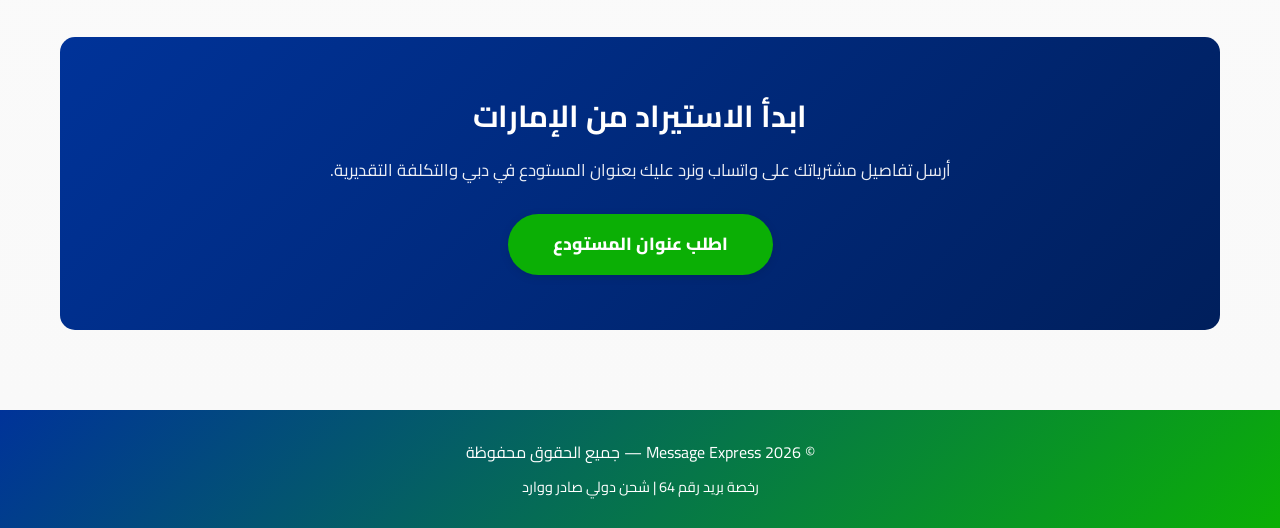
<file: import-from-uae.html>
<!doctype html>
<html lang="ar" dir="rtl" data-title-key="pg.uae.title">
  <head>
    <meta charset="UTF-8" />
    <meta name="viewport" content="width=device-width, initial-scale=1.0" />
    <meta name="description" data-i18n-content="pg.uae.meta" content="عنوان استلام في دبي لمشتريات نون وأمازون الإمارات والموردين المحليين، مع تجميع الطرود والشحن السريع إلى مصر والتخليص الجمركي والتوصيل حتى الباب." />
    <meta name="robots" content="index, follow" />
    <meta name="author" content="Message Express" />
    <link rel="canonical" href="https://message-express.vercel.app/import-from-uae" />

    <meta property="og:title" data-i18n-content="pg.uae.title" content="الاستيراد من الإمارات إلى مصر | شحن من دبي — Message Express" />
    <meta property="og:description" data-i18n-content="pg.uae.meta" content="عنوان استلام في دبي لمشتريات نون وأمازون الإمارات والموردين المحليين، مع تجميع الطرود والشحن السريع إلى مصر والتخليص الجمركي والتوصيل حتى الباب." />
    <meta property="og:type" content="article" />
    <meta property="og:url" content="https://message-express.vercel.app/import-from-uae" />
    <meta property="og:image" content="https://message-express.vercel.app/images/plane.jpg" />

    <title>الاستيراد من الإمارات إلى مصر | شحن من دبي — Message Express</title>

    <link rel="icon" href="/favicon.ico" sizes="any" />
    <link rel="icon" type="image/png" sizes="32x32" href="/favicon-32x32.png" />
    <link rel="icon" type="image/png" sizes="16x16" href="/favicon-16x16.png" />
    <link rel="apple-touch-icon" sizes="180x180" href="/apple-touch-icon.png" />
    <link rel="manifest" href="/site.webmanifest" />
    <meta name="theme-color" content="#171d8b" />

    <link rel="preconnect" href="https://fonts.googleapis.com" />
    <link rel="preconnect" href="https://fonts.gstatic.com" crossorigin />
    <link href="https://fonts.googleapis.com/css2?family=Cairo:wght@400;600;700;800&display=swap" rel="stylesheet" />
    <link rel="stylesheet" href="/styles.css" />
  </head>
  <body>
    <a href="#main-content" class="skip-link" data-i18n="a11y.skipLink">الانتقال إلى المحتوى الرئيسي</a>

    <header role="banner" class="header">
      <div class="logo">
        <a href="/"><img src="/images/logo.png" data-i18n-alt="a11y.logoAlt" alt="شعار Message Express للشحن الدولي" width="200" height="60" /></a>
      </div>
      <button id="langToggle" class="lang-toggle" type="button" data-i18n-aria-label="lang.toggleAria" aria-label="Switch to English">English</button>
      <nav role="navigation" data-i18n-aria-label="a11y.mainNav" aria-label="القائمة الرئيسية">
        <button class="mobile-menu-toggle" data-i18n-aria-label="a11y.openMenu" aria-label="فتح القائمة" aria-expanded="false">
          <span></span><span></span><span></span>
        </button>
        <ul class="nav-menu">
          <li><a href="/" data-i18n="nav.home">الرئيسية</a></li>
          <li><a href="/#services" data-i18n="nav.services">خدماتنا</a></li>
          <li><a href="/#import" data-i18n="nav.import">الوارد</a></li>
          <li><a href="/#why-us" data-i18n="nav.whyUs">لماذا نحن</a></li>
          <li><a href="/#tracking" data-i18n="nav.tracking">تتبع الشحنة</a></li>
          <li><a href="/#quote" data-i18n="nav.quote">عرض سعر</a></li>
          <li><a href="/#contact" data-i18n="nav.contact">تواصل معنا</a></li>
        </ul>
      </nav>
    </header>

    <main id="main-content" class="lp-main">
      <section class="lp-hero" style="background-image:linear-gradient(rgba(0,20,60,.72),rgba(0,20,60,.72)),url('/images/plane.jpg')">
        <div class="container">
          <nav class="breadcrumb" aria-label="breadcrumb">
            <a href="/" data-i18n="pg.breadcrumb">الرئيسية</a>
          </nav>
          <div class="lp-flag" aria-hidden="true">🇦🇪</div>
          <h1 data-i18n="pg.uae.h1">الاستيراد من الإمارات إلى مصر</h1>
          <p class="lp-lead" data-i18n="pg.uae.lead">أقرب أسواقنا وأسرعها وصولاً. اشترِ من نون أو أمازون الإمارات أو من موردي دبي، واجعل عنوان التسليم هو مستودعنا في الإمارات، ونتولى التجميع والشحن والتخليص والتسليم في مصر.</p>
          <a href="https://wa.me/201550564589" data-wa-base="https://wa.me/201550564589" data-wa-message="pg.uae.wa" target="_blank" rel="noopener" class="import-cta-btn" data-i18n="pg.uae.ctaB">اطلب عنوان المستودع</a>
        </div>
      </section>

      <section class="import-section">
        <div class="container">
          <h2 class="import-how-title" data-i18n="pg.uae.srcT">من أين تشتري؟</h2>
          <div class="import-grid">
            <article class="import-card">
              <h3 data-i18n="pg.uae.src1.n">نون (Noon)</h3>
              <p data-i18n="pg.uae.src1.d">تشكيلة واسعة وعروض متكررة، وكثير من المنتجات غير المتوفرة في السوق المصري.</p>
            </article>
            <article class="import-card">
              <h3 data-i18n="pg.uae.src2.n">أمازون الإمارات</h3>
              <p data-i18n="pg.uae.src2.d">أسعار تنافسية وضمانات دولية على الإلكترونيات والأجهزة.</p>
            </article>
            <article class="import-card">
              <h3 data-i18n="pg.uae.src3.n">موردو دبي</h3>
              <p data-i18n="pg.uae.src3.d">الأسواق والموردون داخل دبي للكميات التجارية ومستلزمات المحلات.</p>
            </article>
            <article class="import-card">
              <h3 data-i18n="pg.uae.src4.n">معارض ومصانع</h3>
              <p data-i18n="pg.uae.src4.d">مشتريات المعارض التجارية وطلبات المصانع تُستلم على عنواننا مباشرة.</p>
            </article>
          </div>

          <h2 class="import-how-title" data-i18n="pg.uae.modeT">لماذا الإمارات أسرع؟</h2>
          <div class="import-included">
            <p class="lp-note" data-i18n-html="pg.uae.modeA"><strong>قرب المسافة وكثافة الرحلات</strong> — الخط بين دبي والقاهرة من أكثر الخطوط ازدحاماً بالرحلات، ما يعني فرص شحن شبه يومية ومدة عبور قصيرة.</p>
            <p class="lp-note" data-i18n-html="pg.uae.modeS"><strong>مرونة في الحجم</strong> — نتعامل من الطرد الواحد وحتى الشحنات التجارية، جواً للسرعة أو بحراً عبر ميناء جبل علي للكميات الكبيرة.</p>
            <p class="lp-note lp-note-muted" data-i18n="pg.uae.modeN">أرسل لنا تفاصيل شحنتك على واتساب ونحدد لك أنسب وسيلة وأقرب موعد شحن.</p>
          </div>

          <h2 class="import-how-title" data-i18n="pg.howT">كيف تستورد معنا؟</h2>
          <ol class="import-steps">
            <li class="import-step"><span class="step-num" aria-hidden="true">1</span>
              <h4 data-i18n="import.how.step1.title">اطلب عنوان الاستلام</h4>
              <p data-i18n="import.how.step1.desc">راسلنا على واتساب وحدد الدولة التي ستشتري منها.</p></li>
            <li class="import-step"><span class="step-num" aria-hidden="true">2</span>
              <h4 data-i18n="import.how.step2.title">اشترِ واشحن إلى عنواننا</h4>
              <p data-i18n="import.how.step2.desc">اجعل عنوان التسليم هو عنوان مستودعنا.</p></li>
            <li class="import-step"><span class="step-num" aria-hidden="true">3</span>
              <h4 data-i18n="import.how.step3.title">نجمّع ونشحن</h4>
              <p data-i18n="import.how.step3.desc">نجمّع طرودك في شحنة واحدة لتقليل التكلفة.</p></li>
            <li class="import-step"><span class="step-num" aria-hidden="true">4</span>
              <h4 data-i18n="import.how.step4.title">نخلّص ونسلّم</h4>
              <p data-i18n="import.how.step4.desc">نتولى التخليص الجمركي والتسليم حتى بابك.</p></li>
          </ol>

          <div class="import-included">
            <h2 data-i18n="pg.incT">ما الذي يشمله الوارد؟</h2>
            <ul class="included-list">
              <li data-i18n="import.included.1">تخليص جمركي كامل بمعرفتنا</li>
              <li data-i18n="import.included.2">تجميع الطرود في شحنة واحدة</li>
              <li data-i18n="import.included.3">تخزين مؤقت لحين اكتمال شحنتك</li>
              <li data-i18n="import.included.4">تقدير الرسوم الجمركية قبل الشحن</li>
              <li data-i18n="import.included.5">إرشادك للأصناف الممنوعة والمقيّدة</li>
              <li data-i18n="import.included.6">توصيل حتى الباب في جميع محافظات مصر</li>
            </ul>
          </div>

          <h2 class="import-how-title" data-i18n="pg.uae.faqT">أسئلة شائعة عن الاستيراد من الإمارات</h2>
          <div class="faq-container">
            <details class="faq-item">
              <summary data-i18n="pg.uae.q1">كم تستغرق الشحنة من دبي إلى مصر؟</summary>
              <p data-i18n="pg.uae.a1">الشحن الجوي عادة من 3 إلى 6 أيام بعد اكتمال التجميع، وتُضاف مدة التخليص الجمركي في مصر. البحري أطول لكنه أوفر للكميات الكبيرة.</p>
            </details>
            <details class="faq-item">
              <summary data-i18n="pg.uae.q2">هل يمكنني شحن إلكترونيات وهواتف؟</summary>
              <p data-i18n="pg.uae.a2">نعم في الغالب، لكن الهواتف والأجهزة اللاسلكية تخضع لاشتراطات ورسوم خاصة في مصر. راجعنا قبل الشراء لنؤكد لك الوضع والرسوم المتوقعة.</p>
            </details>
            <details class="faq-item">
              <summary data-i18n="pg.uae.q3">هل تجمّعون أكثر من طلب في شحنة واحدة؟</summary>
              <p data-i18n="pg.uae.a3">نعم، وهذا هو الأوفر. نحتفظ بطرودك حتى تكتمل ثم نشحنها معاً، فتدفع تكلفة شحن واحدة بدلاً من عدة شحنات منفصلة.</p>
            </details>
            <details class="faq-item">
              <summary data-i18n="pg.uae.q4">هل الأسعار تشمل التخليص والتوصيل؟</summary>
              <p data-i18n="pg.uae.a4">نوضح لك في عرض السعر ما هو مشمول وما هو خارج السعر قبل الشحن، حتى لا تفاجأ برسوم إضافية عند التسليم.</p>
            </details>
          </div>

          <h2 class="import-how-title" data-i18n="pg.otherT">خدمات وارد أخرى</h2>
          <div class="import-grid">
            <a href="/import-from-china" class="import-card lane-link">
              <div class="import-flag" aria-hidden="true">🇨🇳</div>
              <h3>الصين</h3>
              <span class="import-tag" data-i18n="pg.learnMore">اعرف المزيد</span>
            </a>
            <a href="/amazon-shipping" class="import-card lane-link">
              <div class="import-flag" aria-hidden="true">🌍</div>
              <h3>أمريكا وأوروبا</h3>
              <span class="import-tag" data-i18n="pg.learnMore">اعرف المزيد</span>
            </a>
          </div>

          <div class="import-cta">
            <h3 data-i18n="pg.uae.ctaT">ابدأ الاستيراد من الإمارات</h3>
            <p data-i18n="pg.uae.ctaD">أرسل تفاصيل مشترياتك على واتساب ونرد عليك بعنوان المستودع في دبي والتكلفة التقديرية.</p>
            <a href="https://wa.me/201550564589" data-wa-base="https://wa.me/201550564589" data-wa-message="pg.uae.wa" target="_blank" rel="noopener" class="import-cta-btn" data-i18n="pg.uae.ctaB">اطلب عنوان المستودع</a>
          </div>
        </div>
      </section>
    </main>

    <footer role="contentinfo">
      <div class="container">
        <p>&copy; <span id="currentYear">2026</span> Message Express — <span data-i18n="footer.rights">جميع الحقوق محفوظة</span></p>
        <p style="margin-top:10px;font-size:.9rem" data-i18n="footer.license">رخصة بريد رقم 64 | شحن دولي صادر ووارد</p>
      </div>
    </footer>

    <button id="scrollTopBtn" class="scroll-top-btn" data-i18n-aria-label="a11y.scrollTop" aria-label="العودة إلى الأعلى" data-i18n-title="a11y.scrollTop" title="العودة إلى الأعلى">▲</button>

    <script type="application/ld+json">
{
  "@context": "https://schema.org",
  "@type": "Service",
  "serviceType": "الاستيراد من الإمارات إلى مصر",
  "provider": {
    "@type": "Organization",
    "name": "Message Express",
    "url": "https://message-express.vercel.app"
  },
  "areaServed": {
    "@type": "Country",
    "name": "Egypt"
  },
  "description": "عنوان استلام في دبي لمشتريات نون وأمازون الإمارات والموردين المحليين، مع تجميع الطرود والشحن السريع إلى مصر والتخليص الجمركي والتوصيل حتى الباب.",
  "url": "https://message-express.vercel.app/import-from-uae"
}
    </script>
    <script type="application/ld+json">
{
  "@context": "https://schema.org",
  "@type": "BreadcrumbList",
  "itemListElement": [
    {
      "@type": "ListItem",
      "position": 1,
      "name": "الرئيسية",
      "item": "https://message-express.vercel.app"
    },
    {
      "@type": "ListItem",
      "position": 2,
      "name": "الاستيراد من الإمارات إلى مصر",
      "item": "https://message-express.vercel.app/import-from-uae"
    }
  ]
}
    </script>
    <script type="application/ld+json">
{
  "@context": "https://schema.org",
  "@type": "FAQPage",
  "mainEntity": [
    {
      "@type": "Question",
      "name": "كم تستغرق الشحنة من دبي إلى مصر؟",
      "acceptedAnswer": {
        "@type": "Answer",
        "text": "الشحن الجوي عادة من 3 إلى 6 أيام بعد اكتمال التجميع، وتُضاف مدة التخليص الجمركي في مصر. البحري أطول لكنه أوفر للكميات الكبيرة."
      }
    },
    {
      "@type": "Question",
      "name": "هل يمكنني شحن إلكترونيات وهواتف؟",
      "acceptedAnswer": {
        "@type": "Answer",
        "text": "نعم في الغالب، لكن الهواتف والأجهزة اللاسلكية تخضع لاشتراطات ورسوم خاصة في مصر. راجعنا قبل الشراء لنؤكد لك الوضع والرسوم المتوقعة."
      }
    },
    {
      "@type": "Question",
      "name": "هل تجمّعون أكثر من طلب في شحنة واحدة؟",
      "acceptedAnswer": {
        "@type": "Answer",
        "text": "نعم، وهذا هو الأوفر. نحتفظ بطرودك حتى تكتمل ثم نشحنها معاً، فتدفع تكلفة شحن واحدة بدلاً من عدة شحنات منفصلة."
      }
    },
    {
      "@type": "Question",
      "name": "هل الأسعار تشمل التخليص والتوصيل؟",
      "acceptedAnswer": {
        "@type": "Answer",
        "text": "نوضح لك في عرض السعر ما هو مشمول وما هو خارج السعر قبل الشحن، حتى لا تفاجأ برسوم إضافية عند التسليم."
      }
    }
  ]
}
    </script>

    <script src="/i18n.js"></script>
    <script src="/i18n-pages.js"></script>
    <script src="/script.js"></script>
    <script>
      document.getElementById("currentYear").textContent = new Date().getFullYear();
    </script>
  </body>
</html>
</file>
<file: styles.css>
/* ==================== Reset & Variables ==================== */
:root {
  --primary-color: #003399;
  --secondary-color: #0baf05;
  --text-dark: #222;
  --text-light: #555;
  --bg-light: #f9f9f9;
  --white: #fff;
  --shadow-sm: 0 2px 10px rgba(0, 0, 0, 0.1);
  --shadow-md: 0 5px 20px rgba(0, 0, 0, 0.15);
  --shadow-lg: 0 10px 30px rgba(0, 0, 0, 0.2);
  --transition: all 0.3s ease;
  --border-radius: 15px;
}

* {
  margin: 0;
  padding: 0;
  box-sizing: border-box;
}

html {
  scroll-behavior: smooth;
}

body {
  font-family: "Cairo", "Segoe UI", Tahoma, sans-serif;
  padding-top: 80px;
  background-color: var(--bg-light);
  overflow-x: hidden;
  line-height: 1.6;
  color: var(--text-dark);
}

.header {
  display: flex;
  justify-content: space-between;
  align-items: center;
}
/* Skip Link for Accessibility */
.skip-link {
  position: absolute;
  top: -40px;
  left: 0;
  background: var(--primary-color);
  color: white;
  padding: 8px;
  text-decoration: none;
  z-index: 100;
}

.skip-link:focus {
  top: 0;
}

/* Visually Hidden */
.visually-hidden {
  position: absolute;
  width: 1px;
  height: 1px;
  margin: -1px;
  padding: 0;
  overflow: hidden;
  clip: rect(0, 0, 0, 0);
  border: 0;
}

.required {
  color: #d32f2f;
}

/* ==================== Header ==================== */
header {
  position: fixed;
  top: 0;
  left: 0;
  width: 100%;
  height: 100px;
  background: linear-gradient(to right, var(--white), var(--secondary-color));
  display: flex;
  justify-content: space-between;
  align-items: center;
  padding: 0 5%;
  z-index: 9999;
  transition: var(--transition);
  box-shadow: var(--shadow-sm);
  flex-wrap: wrap;
  flex-direction: row-reverse;
}

header.scrolled {
  height: 80px;
  box-shadow: var(--shadow-md);
}

.logo img {
  height: 60px;
  width: auto;
  transition: var(--transition);
}

header.scrolled .logo img {
  height: 50px;
}

/* Mobile Menu Toggle */
.mobile-menu-toggle {
  display: none;
  flex-direction: column;
  gap: 4px;
  background: none;
  border: none;
  cursor: pointer;
  padding: 8px;
  z-index: 1000;
}

.mobile-menu-toggle span {
  width: 28px;
  height: 3px;
  background: var(--primary-color);
  transition: var(--transition);
  border-radius: 3px;
}

nav ul {
  display: flex;
  list-style: none;
  gap: 30px;
  margin: 0;
  padding: 0;
}

nav ul li a {
  color: var(--text-dark);
  text-decoration: none;
  font-size: 17px;
  font-weight: 700;
  position: relative;
  transition: var(--transition);
  padding: 5px 0;
}

nav ul li a::after {
  content: "";
  position: absolute;
  width: 0%;
  height: 3px;
  background: var(--primary-color);
  left: 0;
  bottom: -5px;
  transition: var(--transition);
  border-radius: 3px;
}

nav ul li a:hover::after,
nav ul li a:focus::after {
  width: 100%;
}

nav ul li a:hover,
nav ul li a:focus {
  color: var(--primary-color);
  outline: none;
}

/* ==================== Hero Slider ==================== */
.hero-slider {
  width: 100%;
  height: 100vh;
  min-height: 600px;
  position: relative;
  overflow: hidden;
}

.slides {
  width: 100%;
  height: 100%;
  position: relative;
}

.slide {
  position: absolute;
  top: 0;
  left: 0;
  width: 100%;
  height: 100%;
  object-fit: cover;
  opacity: 0;
  transition: opacity 1.5s ease-in-out;
}
@media (max-width: 768px) {
  .slide {
    object-fit: fill;
  }
}

.slide::before {
  content: "";
  position: absolute;
  top: 0;
  left: 0;
  width: 100%;
  height: 100%;
  background: rgba(0, 0, 0, 0.4);
}

.slide.active {
  opacity: 1;
}

.hero-content {
  position: absolute;
  top: 50%;
  left: 50%;
  transform: translate(-50%, -50%);
  text-align: center;
  color: white;
  z-index: 10;
  width: 90%;
  max-width: 800px;
}

.hero-title {
  font-size: clamp(2rem, 5vw, 3.5rem);
  font-weight: 800;
  margin-bottom: 20px;
  text-shadow: 2px 2px 10px rgba(0, 0, 0, 0.5);
  animation: fadeInUp 1s ease;
}

.hero-subtitle {
  font-size: clamp(1.2rem, 3vw, 1.8rem);
  margin-bottom: 30px;
  text-shadow: 1px 1px 5px rgba(0, 0, 0, 0.5);
  animation: fadeInUp 1s ease 0.3s backwards;
}

.hero-cta {
  display: inline-block;
  padding: 15px 40px;
  background: linear-gradient(
    135deg,
    var(--primary-color),
    var(--secondary-color)
  );
  color: white;
  text-decoration: none;
  font-weight: 700;
  font-size: 1.1rem;
  border-radius: 50px;
  transition: var(--transition);
  box-shadow: 0 5px 20px rgba(0, 0, 0, 0.3);
  animation: fadeInUp 1s ease 0.6s backwards;
}

.hero-cta:hover,
.hero-cta:focus {
  transform: translateY(-5px);
  box-shadow: 0 8px 30px rgba(0, 0, 0, 0.4);
  outline: 2px solid white;
}

@keyframes fadeInUp {
  from {
    opacity: 0;
    transform: translateY(30px);
  }
  to {
    opacity: 1;
    transform: translateY(0);
  }
}

/* ==================== Section Divider ==================== */
.section-divider {
  width: 80%;
  max-width: 600px;
  height: 4px;
  background: linear-gradient(
    to right,
    var(--primary-color),
    var(--secondary-color)
  );
  margin: 60px auto;
  border-radius: 5px;
}

/* ==================== Container ==================== */
.container {
  max-width: 1200px;
  margin: 0 auto;
  padding: 0 20px;
}

/* ==================== Services Section ==================== */
.services-section {
  padding: 80px 20px;
  text-align: center;
  background: var(--white);
}

.services-title {
  font-size: clamp(2rem, 4vw, 2.5rem);
  font-weight: 800;
  color: var(--primary-color);
  margin-bottom: 30px;
  position: relative;
  display: inline-block;
}

.services-title::after {
  content: "";
  position: absolute;
  width: 60%;
  height: 4px;
  background: linear-gradient(
    to right,
    var(--primary-color),
    var(--secondary-color)
  );
  bottom: -10px;
  left: 20%;
  border-radius: 3px;
}

.services-highlights {
  max-width: 900px;
  margin: 40px auto;
  display: flex;
  flex-wrap: wrap;
  justify-content: center;
  gap: 20px;
}

.services-subtitle {
  font-size: 1.1rem;
  font-weight: 600;
  color: var(--text-dark);
  background: var(--bg-light);
  padding: 12px 25px;
  border-radius: 50px;
  box-shadow: var(--shadow-sm);
  transition: var(--transition);
}

.services-subtitle:hover {
  transform: translateY(-3px);
  box-shadow: var(--shadow-md);
}

.services-grid {
  display: grid;
  grid-template-columns: repeat(auto-fit, minmax(300px, 1fr));
  gap: 35px;
  max-width: 1200px;
  margin: 50px auto 0;
}

.service-card {
  background: var(--white);
  padding: 35px 25px;
  border-radius: var(--border-radius);
  text-align: center;
  box-shadow: var(--shadow-sm);
  transition: var(--transition);
  border: 2px solid transparent;
}

.service-card:hover {
  transform: translateY(-10px);
  box-shadow: var(--shadow-lg);
  border-color: var(--secondary-color);
}

.service-card img {
  width: 100%;
  height: 200px;
  object-fit: contain;
  margin-bottom: 20px;
  transition: var(--transition);
}

.service-card:hover img {
  transform: scale(1.05);
}

.service-card h3 {
  font-size: 1.5rem;
  margin-bottom: 15px;
  color: var(--primary-color);
}

.service-card p {
  font-size: 1rem;
  color: var(--text-light);
  line-height: 1.8;
  margin-bottom: 20px;
}

.service-btn {
  display: inline-block;
  padding: 12px 30px;
  background: linear-gradient(
    135deg,
    var(--primary-color),
    var(--secondary-color)
  );
  color: white;
  border-radius: 50px;
  text-decoration: none;
  font-weight: 700;
  transition: var(--transition);
  box-shadow: var(--shadow-sm);
}

.service-btn:hover,
.service-btn:focus {
  transform: translateY(-3px);
  box-shadow: var(--shadow-md);
  outline: 2px solid var(--primary-color);
}

/* ==================== Why Choose Us Section ==================== */
.why-us-section {
  padding: 80px 20px;
  background: linear-gradient(135deg, #f5f7fa 0%, #e3e7f0 100%);
}

.section-title {
  font-size: clamp(2rem, 4vw, 2.5rem);
  font-weight: 800;
  color: var(--primary-color);
  text-align: center;
  margin-bottom: 60px;
  position: relative;
}

.section-title::after {
  content: "";
  position: absolute;
  width: 150px;
  height: 5px;
  background: linear-gradient(
    to right,
    var(--primary-color),
    var(--secondary-color)
  );
  bottom: -15px;
  left: 50%;
  transform: translateX(-50%);
  border-radius: 5px;
}

.features-grid {
  display: grid;
  grid-template-columns: repeat(auto-fit, minmax(280px, 1fr));
  gap: 30px;
  max-width: 1400px;
  margin: 0 auto;
}

.feature-item {
  background: var(--white);
  padding: 40px 30px;
  border-radius: 20px;
  text-align: center;
  transition: all 0.4s cubic-bezier(0.4, 0, 0.2, 1);
  border: 2px solid transparent;
  box-shadow: var(--shadow-sm);
  position: relative;
  overflow: hidden;
}

.feature-item::before {
  content: "";
  position: absolute;
  top: 0;
  left: -100%;
  width: 100%;
  height: 4px;
  background: linear-gradient(
    to right,
    var(--primary-color),
    var(--secondary-color)
  );
  transition: left 0.4s ease;
}

.feature-item:hover::before {
  left: 0;
}

.feature-item:hover {
  transform: translateY(-12px);
  border-color: var(--secondary-color);
  box-shadow: var(--shadow-lg);
}

.license-feature {
  background: linear-gradient(135deg, #ffffff 0%, #ffffff 100%);
  color: white;
  transform: scale(1.02);
}

.license-feature:hover {
  transform: translateY(-12px) scale(1.05);
  box-shadow: 0 20px 40px rgba(102, 126, 234, 0.4);
}

.license-feature h3,
.license-feature p {
  color: white;
}

.license-icon {
  width: 100px;
  height: 100px;
  margin-bottom: 20px;
  animation: float 3s ease-in-out infinite;
}

.feature-icon {
  font-size: 3.5rem;
  margin-bottom: 20px;
  animation: float 3s ease-in-out infinite;
}

@keyframes float {
  0%,
  100% {
    transform: translateY(0);
  }
  50% {
    transform: translateY(-12px);
  }
}

.feature-item h3 {
  font-size: 1.4rem;
  color: var(--primary-color);
  margin-bottom: 15px;
  font-weight: 700;
}

.feature-item p {
  color: var(--text-light);
  line-height: 1.8;
  font-size: 1rem;
}

/* ==================== Clients Section ==================== */
.clients-section {
  padding: 80px 20px;
  text-align: center;
  background: var(--white);
}

.clients-title {
  font-size: clamp(2rem, 4vw, 2.5rem);
  font-weight: 800;
  color: var(--primary-color);
  margin-bottom: 15px;
}

.clients-subtitle {
  font-size: 1.1rem;
  color: var(--text-light);
  margin-bottom: 50px;
}

.clients-grid {
  display: flex;
  justify-content: center;
  align-items: center;
  flex-wrap: wrap;
  gap: 40px;
  max-width: 1200px;
  margin: 0 auto;
}

.client-item {
  width: 200px;
  height: 150px;
  background: var(--white);
  display: flex;
  justify-content: center;
  align-items: center;
  border-radius: var(--border-radius);
  box-shadow: var(--shadow-sm);
  transition: var(--transition);
  border: 2px solid transparent;
}

.client-item:hover {
  transform: translateY(-8px);
  box-shadow: var(--shadow-md);
  border-color: var(--secondary-color);
}

.client-item img {
  max-width: 140px;
  max-height: 80px;
  object-fit: contain;
  filter: grayscale(100%);
  transition: var(--transition);
}

.client-item:hover img {
  filter: grayscale(0%);
}

/* ==================== Tracking Section ==================== */
.tracking-section {
  padding: 80px 20px;
  text-align: center;
  background: var(--bg-light);
}

.tracking-title {
  font-size: clamp(1.8rem, 4vw, 2.3rem);
  font-weight: 800;
  color: var(--primary-color);
  margin-bottom: 15px;
}

.tracking-subtitle {
  color: var(--text-dark);
  font-size: 1.2rem;
  margin-bottom: 50px;
}

.custom-select-wrapper {
  position: relative;
  width: 100%;
  max-width: 560px;
  margin: 0 auto 30px;
}

.custom-select {
  background: var(--white);
  padding: 20px;
  border: 2px solid var(--primary-color);
  border-radius: 20px;
  cursor: pointer;
  transition: var(--transition);
  box-shadow: var(--shadow-sm);
  width: 100%;
}

.custom-select:hover,
.custom-select:focus {
  transform: translateY(-3px);
  box-shadow: var(--shadow-md);
  outline: none;
}

.selected-option {
  display: flex;
  align-items: center;
  justify-content: center;
}

.selected-option img {
  max-width: 150px;
  max-height: 120px;
  object-fit: contain;
}

.options-list {
  position: absolute;
  top: calc(100% + 10px);
  left: 0;
  right: 0;
  background: var(--white);
  border-radius: var(--border-radius);
  border: 1px solid #ddd;
  box-shadow: var(--shadow-md);
  display: none;
  z-index: 100;
  max-height: 350px;
  overflow-y: auto;
}

.options-list::-webkit-scrollbar {
  width: 8px;
}

.options-list::-webkit-scrollbar-thumb {
  background: var(--secondary-color);
  border-radius: 4px;
}

.option {
  display: flex;
  align-items: center;
  justify-content: center;
  padding: 15px;
  cursor: pointer;
  transition: var(--transition);
  border-bottom: 1px solid #f0f0f0;
}

.option:last-child {
  border-bottom: none;
}

.option img {
  max-width: 120px;
  max-height: 90px;
  object-fit: contain;
}

.option span {
  margin-right: 15px;
  font-weight: 600;
  color: var(--text-dark);
}

.option:hover,
.option:focus {
  background: var(--bg-light);
  outline: none;
}

.tracking-box {
  margin: 20px auto;
  padding: 35px;
  background: var(--white);
  border-radius: 20px;
  max-width: 560px;
  box-shadow: var(--shadow-sm);
}

#trackingNumber {
  width: 100%;
  padding: 16px 20px;
  border-radius: 12px;
  border: 2px solid #ddd;
  margin-bottom: 20px;
  font-size: 1rem;
  text-align: center;
  font-weight: 500;
  transition: var(--transition);
  font-family: "Cairo", sans-serif;
}

#trackingNumber:focus {
  border-color: var(--primary-color);
  box-shadow: 0 0 15px rgba(0, 51, 153, 0.2);
  outline: none;
}

.track-btn {
  width: 100%;
  padding: 16px 30px;
  background: linear-gradient(
    135deg,
    var(--primary-color),
    var(--secondary-color)
  );
  color: white;
  border: none;
  border-radius: 12px;
  cursor: pointer;
  font-weight: 700;
  font-size: 1.1rem;
  transition: var(--transition);
  box-shadow: var(--shadow-sm);
  font-family: "Cairo", sans-serif;
}

.track-btn:hover,
.track-btn:focus {
  transform: translateY(-3px);
  box-shadow: var(--shadow-md);
  outline: 2px solid var(--primary-color);
}

/* ==================== Quote & Contact Forms ==================== */
.quote-section,
.contact-section {
  padding: 80px 20px;
}

.quote-section {
  background: var(--bg-light);
}

.contact-section {
  background: var(--white);
}

.section-subtitle {
  text-align: center;
  font-size: 1.1rem;
  color: var(--text-light);
  margin-bottom: 50px;
}

.quote-form,
.contact-form {
  background: var(--white);
  padding: 50px;
  border-radius: 25px;
  box-shadow: var(--shadow-md);
  max-width: 900px;
  margin: 0 auto;
}

.form-row {
  display: grid;
  grid-template-columns: repeat(auto-fit, minmax(250px, 1fr));
  gap: 25px;
  margin-bottom: 25px;
}

.form-group {
  text-align: right;
}

.form-group.full-width {
  grid-column: 1 / -1;
}

.form-group label,
.input-group label {
  display: block;
  font-weight: 700;
  margin-bottom: 10px;
  color: var(--text-dark);
  font-size: 1rem;
}

.quote-form input,
.quote-form select,
.quote-form textarea,
.contact-form input,
.contact-form textarea {
  width: 100%;
  padding: 15px 18px;
  border-radius: 12px;
  border: 2px solid #ddd;
  font-size: 1rem;
  outline: none;
  transition: var(--transition);
  font-family: "Cairo", sans-serif;
}

.quote-form textarea,
.contact-form textarea {
  min-height: 130px;
  resize: vertical;
}

.quote-form input:focus,
.quote-form select:focus,
.quote-form textarea:focus,
.contact-form input:focus,
.contact-form textarea:focus {
  border-color: var(--secondary-color);
  box-shadow: 0 0 15px rgba(11, 175, 5, 0.2);
}

.submit-btn,
.send-btn {
  width: 100%;
  padding: 18px;
  background: linear-gradient(
    135deg,
    var(--primary-color),
    var(--secondary-color)
  );
  color: white;
  font-size: 1.1rem;
  font-weight: 700;
  border: none;
  border-radius: 12px;
  cursor: pointer;
  transition: var(--transition);
  margin-top: 15px;
  font-family: "Cairo", sans-serif;
  box-shadow: var(--shadow-sm);
  display: flex;
  align-items: center;
  justify-content: center;
  gap: 10px;
}

.submit-btn:hover,
.submit-btn:focus,
.send-btn:hover,
.send-btn:focus {
  transform: translateY(-4px);
  box-shadow: var(--shadow-md);
  outline: 2px solid var(--primary-color);
}

.input-group {
  text-align: right;
  margin-bottom: 25px;
}

/* ==================== Success Message ==================== */
.success-message {
  display: none;
  background: #4caf50;
  color: white;
  padding: 18px;
  border-radius: 12px;
  margin-top: 25px;
  text-align: center;
  animation: slideDown 0.5s ease;
}

.success-message.show {
  display: block;
}

/* ==================== FAQ Section ==================== */
.faq-section {
  padding: 80px 20px;
  background: var(--bg-light);
}

.faq-container {
  margin-top: 50px;
  max-width: 900px;
  margin-left: auto;
  margin-right: auto;
}

.faq-item {
  background: var(--white);
  border-radius: var(--border-radius);
  margin-bottom: 20px;
  padding: 25px;
  border: 2px solid transparent;
  transition: var(--transition);
  box-shadow: var(--shadow-sm);
}

.faq-item:hover {
  border-color: var(--secondary-color);
  box-shadow: var(--shadow-md);
}

.faq-item summary {
  cursor: pointer;
  font-weight: 700;
  font-size: 1.1rem;
  color: var(--primary-color);
  padding: 5px 0;
  list-style: none;
  display: flex;
  align-items: center;
  gap: 15px;
}

.faq-item summary::-webkit-details-marker {
  display: none;
}

.faq-item summary::before {
  content: "▼";
  font-size: 0.9rem;
  transition: transform 0.3s ease;
  display: inline-block;
  color: var(--secondary-color);
}

.faq-item[open] summary::before {
  transform: rotate(180deg);
}

.faq-item p {
  margin-top: 20px;
  color: var(--text-light);
  line-height: 1.9;
  padding-right: 35px;
}

/* ==================== Contact Info Boxes ==================== */
.contact-info-section {
  padding: 80px 20px;
  background: var(--bg-light);
}

.contact-info-boxes {
  display: grid;
  grid-template-columns: repeat(auto-fit, minmax(250px, 1fr));
  gap: 30px;
  max-width: 1400px;
  margin: 0 auto;
}

.contact-box {
  background: var(--white);
  padding: 35px 25px;
  border-radius: 20px;
  box-shadow: var(--shadow-sm);
  text-align: center;
  transition: var(--transition);
  text-decoration: none;
  color: inherit;
  display: flex;
  flex-direction: column;
  align-items: center;
  border: 2px solid transparent;
}

.contact-box:hover,
.contact-box:focus {
  transform: translateY(-10px);
  box-shadow: var(--shadow-lg);
  border-color: var(--secondary-color);
  outline: none;
}

.contact-box .icon {
  margin-bottom: 20px;
}

.contact-box .icon img {
  width: 80px;
  height: 80px;
  object-fit: contain;
}

.contact-box h3 {
  font-size: 1.3rem;
  color: var(--primary-color);
  margin-bottom: 12px;
  font-weight: 700;
}

.contact-box p {
  font-size: 1rem;
  color: var(--text-light);
  margin: 5px 0;
}

/* ==================== Map ==================== */
.map-section {
  padding: 0 20px 80px;
  background: var(--white);
}

.map-container {
  width: 100%;
  max-width: 1400px;
  margin: 0 auto;
  border-radius: 20px;
  overflow: hidden;
  box-shadow: var(--shadow-md);
}

.map-container iframe {
  width: 100%;
  height: 500px;
  border: 0;
}

/* ==================== Footer ==================== */
footer {
  background: linear-gradient(
    135deg,
    var(--primary-color),
    var(--secondary-color)
  );
  color: white;
  text-align: center;
  padding: 30px 20px;
  font-size: 1rem;
}

/* ==================== Scroll to Top Button ==================== */
.scroll-top-btn {
  position: fixed;
  bottom: 30px;
  right: 30px;
  width: 55px;
  height: 55px;
  background: linear-gradient(
    135deg,
    var(--primary-color),
    var(--secondary-color)
  );
  color: white;
  border: none;
  border-radius: 50%;
  font-size: 1.5rem;
  cursor: pointer;
  box-shadow: var(--shadow-md);
  opacity: 0;
  visibility: hidden;
  transition: var(--transition);
  z-index: 1000;
}

.scroll-top-btn.show {
  opacity: 1;
  visibility: visible;
}

.scroll-top-btn:hover,
.scroll-top-btn:focus {
  transform: translateY(-8px) scale(1.1);
  box-shadow: var(--shadow-lg);
  outline: 2px solid white;
}

/* ==================== Animations ==================== */
@keyframes fadeIn {
  from {
    opacity: 0;
    transform: translateY(-10px);
  }
  to {
    opacity: 1;
    transform: translateY(0);
  }
}

@keyframes slideDown {
  from {
    opacity: 0;
    transform: translateY(-20px);
  }
  to {
    opacity: 1;
    transform: translateY(0);
  }
}

/* ==================== Responsive Design ==================== */
@media (max-width: 1024px) {
  .features-grid,
  .services-grid {
    grid-template-columns: repeat(2, 1fr);
  }
}

@media (max-width: 768px) {
  body {
    padding-top: 70px;
  }

  header {
    height: 70px;
    padding: 10px 15px;
    flex-wrap: nowrap;
    justify-content: space-between;
    align-items: center;
  }

  header.scrolled {
    height: 70px;
  }

  .logo {
    flex-shrink: 0;
    order: 1;
  }

  .logo img {
    height: 45px;
    width: auto;
  }

  .mobile-menu-toggle {
    display: flex;
    z-index: 10001;
    order: 3;
    flex-shrink: 0;
  }

  nav {
    position: fixed;
    top: 70px;
    left: 0;
    right: 0;
    width: 100%;
    z-index: 9998;
  }

  nav ul,
  .nav-menu {
    display: none;
    flex-direction: column;
    width: 100%;
    background: white;
    padding: 0;
    margin: 0;
    box-shadow: 0 8px 20px rgba(0, 0, 0, 0.15);
    gap: 0;
    max-height: calc(100vh - 70px);
    overflow-y: auto;
    list-style: none;
  }

  nav ul.active,
  .nav-menu.active {
    display: flex;
  }

  nav ul li,
  .nav-menu li {
    width: 100%;
    text-align: center;
    padding: 0;
    margin: 0;
    border-bottom: 1px solid #f0f0f0;
  }

  nav ul li a,
  .nav-menu li a {
    display: block;
    padding: 18px 20px;
    width: 100%;
    font-size: 17px;
  }

  nav ul li:last-child,
  .nav-menu li:last-child {
    border-bottom: none;
  }

  nav ul li a::after,
  .nav-menu li a::after {
    display: none;
  }

  .hero-slider {
    height: 70vh;
    min-height: 500px;
  }

  .hero-content {
    width: 95%;
    padding: 0 15px;
  }

  .services-grid,
  .features-grid {
    grid-template-columns: 1fr;
    gap: 25px;
  }

  .license-feature {
    transform: scale(1);
  }

  .contact-info-boxes {
    grid-template-columns: 1fr;
  }

  .quote-form,
  .contact-form {
    padding: 30px 20px;
  }

  .form-row {
    grid-template-columns: 1fr;
  }

  .section-divider {
    width: 90%;
    margin: 40px auto;
  }

  .scroll-top-btn {
    width: 50px;
    height: 50px;
    font-size: 1.3rem;
    bottom: 20px;
    right: 20px;
  }
}

@media (max-width: 480px) {
  body {
    padding-top: 65px;
  }

  header {
    height: 65px;
    padding: 0 12px;
  }

  .logo img {
    height: 40px;
  }

  .mobile-menu-toggle {
    padding: 6px;
  }

  .mobile-menu-toggle span {
    width: 24px;
    height: 2.5px;
  }

  nav {
    top: 65px;
  }

  .nav-menu {
    max-height: calc(100vh - 65px);
  }

  .nav-menu li a {
    padding: 15px 15px;
    font-size: 16px;
  }

  .hero-title {
    font-size: 1.8rem;
  }

  .hero-subtitle {
    font-size: 1.1rem;
  }

  .hero-cta {
    padding: 12px 30px;
    font-size: 1rem;
  }

  .services-section,
  .why-us-section,
  .clients-section,
  .tracking-section,
  .quote-section,
  .contact-section,
  .faq-section,
  .contact-info-section {
    padding: 50px 15px;
  }

  .services-title,
  .section-title,
  .clients-title,
  .tracking-title {
    font-size: 1.8rem;
  }

  .services-highlights {
    flex-direction: column;
    align-items: center;
  }

  .services-subtitle {
    width: 100%;
    text-align: center;
    font-size: 1rem;
    padding: 10px 20px;
  }

  .service-card,
  .feature-item {
    padding: 25px 20px;
  }

  .client-item {
    width: 160px;
    height: 120px;
  }

  .client-item img {
    max-width: 100px;
    max-height: 60px;
  }

  .custom-select-wrapper,
  .tracking-box {
    max-width: 100%;
  }

  .selected-option img {
    max-width: 120px;
    max-height: 100px;
  }

  .option img {
    max-width: 100px;
    max-height: 80px;
  }

  .faq-item {
    padding: 20px 15px;
  }

  .faq-item summary {
    font-size: 1rem;
  }

  .faq-item p {
    padding-right: 25px;
    font-size: 0.95rem;
  }

  .contact-box {
    padding: 25px 20px;
  }

  .contact-box .icon img {
    width: 70px;
    height: 70px;
  }

  .map-container iframe {
    height: 350px;
  }

  .scroll-top-btn {
    width: 45px;
    height: 45px;
    font-size: 1.2rem;
    bottom: 15px;
    right: 15px;
  }
}

/* ==================== Print Styles ==================== */
@media print {
  header,
  .hero-slider,
  .scroll-top-btn,
  .section-divider {
    display: none;
  }

  body {
    padding-top: 0;
  }

  .service-card,
  .feature-item,
  .client-item,
  .contact-box {
    break-inside: avoid;
  }
}

/* ==================== High Contrast Mode ==================== */
@media (prefers-contrast: high) {
  .service-card,
  .feature-item,
  .client-item,
  .contact-box {
    border: 2px solid var(--text-dark);
  }
}

/* ==================== Reduced Motion ==================== */
@media (prefers-reduced-motion: reduce) {
  *,
  *::before,
  *::after {
    animation-duration: 0.01ms !important;
    animation-iteration-count: 1 !important;
    transition-duration: 0.01ms !important;
    scroll-behavior: auto !important;
  }

  .feature-icon,
  .license-icon {
    animation: none;
  }
}

@media (max-width: 768px) {
  nav {
    position: fixed;
    top: 20px;
    left: 0;
    right: 0;
    width: 100%;
    z-index: 9998;
  }

  .nav-menu {
    display: none;
    flex-direction: column;
    width: 100%;
    background: white;
    max-height: calc(100vh - 70px);
    overflow-y: auto;
  }

  .nav-menu.active {
    display: flex;
  }
}

/* ==========================================================================
   ADDED: Bilingual support + الوارد (Import) section
   Appended deliberately so the existing RTL layout stays untouched.
   ========================================================================== */

/* ---------- Service card heading was h3 -> h4 after restructure ---------- */
.service-card h4 {
  font-size: 1.5rem;
  margin-bottom: 15px;
  color: var(--primary-color);
}

/* ---------- Language toggle ---------- */
.lang-toggle {
  font-family: inherit;
  font-size: 0.95rem;
  font-weight: 700;
  padding: 8px 18px;
  border: 2px solid var(--primary-color);
  border-radius: 30px;
  background: transparent;
  color: var(--primary-color);
  cursor: pointer;
  transition: var(--transition);
  white-space: nowrap;
}

.lang-toggle:hover,
.lang-toggle:focus {
  background: var(--primary-color);
  color: var(--white);
  outline: none;
}

.lang-toggle:focus-visible {
  outline: 3px solid var(--secondary-color);
  outline-offset: 2px;
}

/* ---------- Direction blocks (Export / Import headers) ---------- */
.section-intro {
  max-width: 820px;
  margin: 0 auto 45px;
  text-align: center;
  font-size: 1.1rem;
  color: var(--text-light);
  line-height: 1.9;
}

.direction-header {
  text-align: center;
  margin-bottom: 40px;
}

.direction-pill {
  display: inline-block;
  padding: 6px 22px;
  border-radius: 30px;
  background: var(--primary-color);
  color: var(--white);
  font-weight: 800;
  font-size: 1rem;
  letter-spacing: 0.5px;
  margin-bottom: 15px;
}

.direction-pill.import-pill {
  background: var(--secondary-color);
}

.new-badge {
  display: inline-block;
  margin-inline-start: 10px;
  padding: 6px 16px;
  border-radius: 30px;
  background: #fff3cd;
  color: #8a6100;
  border: 1px solid #ffe08a;
  font-size: 0.85rem;
  font-weight: 700;
  vertical-align: middle;
}

.direction-title {
  font-size: 2rem;
  color: var(--primary-color);
  margin: 10px 0 12px;
}

.direction-subtitle {
  max-width: 760px;
  margin: 0 auto;
  color: var(--text-light);
  font-size: 1.05rem;
  line-height: 1.9;
}

/* ---------- Import section ---------- */
.import-section {
  padding: 80px 0;
  background: linear-gradient(180deg, var(--white) 0%, var(--bg-light) 100%);
}

.import-grid {
  display: grid;
  grid-template-columns: repeat(auto-fit, minmax(280px, 1fr));
  gap: 30px;
  margin-bottom: 70px;
}

.import-card {
  background: var(--white);
  border: 2px solid transparent;
  border-radius: var(--border-radius);
  padding: 35px 28px;
  text-align: center;
  box-shadow: var(--shadow-sm);
  transition: var(--transition);
}

.import-card:hover,
.import-card:focus-within {
  transform: translateY(-8px);
  border-color: var(--secondary-color);
  box-shadow: var(--shadow-md);
}

.import-flag {
  font-size: 3rem;
  line-height: 1;
  margin-bottom: 18px;
}

.import-card h3 {
  font-size: 1.5rem;
  color: var(--primary-color);
  margin-bottom: 14px;
}

.import-card p {
  color: var(--text-light);
  line-height: 1.9;
  margin-bottom: 18px;
  font-size: 1rem;
}

.import-tag {
  display: inline-block;
  padding: 6px 16px;
  border-radius: 20px;
  background: rgba(11, 175, 5, 0.1);
  color: var(--secondary-color);
  font-size: 0.9rem;
  font-weight: 700;
}

/* ---------- How it works ---------- */
.import-how-title,
.import-included h3 {
  text-align: center;
  font-size: 1.8rem;
  color: var(--primary-color);
  margin-bottom: 35px;
}

.import-steps {
  list-style: none;
  display: grid;
  grid-template-columns: repeat(auto-fit, minmax(230px, 1fr));
  gap: 25px;
  margin: 0 0 70px;
  padding: 0;
  counter-reset: step;
}

.import-step {
  position: relative;
  background: var(--white);
  border-radius: var(--border-radius);
  padding: 32px 24px 26px;
  box-shadow: var(--shadow-sm);
  text-align: center;
}

.step-num {
  display: inline-flex;
  align-items: center;
  justify-content: center;
  width: 46px;
  height: 46px;
  border-radius: 50%;
  background: var(--primary-color);
  color: var(--white);
  font-size: 1.3rem;
  font-weight: 800;
  margin-bottom: 16px;
}

.import-step h4 {
  font-size: 1.15rem;
  color: var(--primary-color);
  margin-bottom: 10px;
}

.import-step p {
  color: var(--text-light);
  font-size: 0.98rem;
  line-height: 1.85;
}

/* ---------- What's included ---------- */
.import-included {
  background: var(--white);
  border-radius: var(--border-radius);
  padding: 45px 35px;
  box-shadow: var(--shadow-sm);
  margin-bottom: 55px;
}

.included-list {
  list-style: none;
  display: grid;
  grid-template-columns: repeat(auto-fit, minmax(280px, 1fr));
  gap: 18px 30px;
  padding: 0;
  margin: 0;
}

.included-list li {
  position: relative;
  padding-inline-start: 36px;
  color: var(--text-dark);
  font-size: 1.02rem;
  line-height: 1.8;
}

.included-list li::before {
  content: "✓";
  position: absolute;
  inset-inline-start: 0;
  top: 0;
  width: 24px;
  height: 24px;
  border-radius: 50%;
  background: var(--secondary-color);
  color: var(--white);
  font-size: 0.85rem;
  font-weight: 800;
  display: flex;
  align-items: center;
  justify-content: center;
}

/* ---------- Import CTA ---------- */
.import-cta {
  text-align: center;
  background: var(--primary-color); /* fallback */
  background: linear-gradient(135deg, #003399, #001f5c);
  border-radius: var(--border-radius);
  padding: 55px 30px;
  color: var(--white);
}

.import-cta h3 {
  font-size: 1.9rem;
  margin-bottom: 14px;
  color: var(--white);
}

.import-cta p {
  max-width: 640px;
  margin: 0 auto 28px;
  font-size: 1.05rem;
  line-height: 1.9;
  opacity: 0.92;
}

.import-cta-btn {
  display: inline-block;
  padding: 16px 45px;
  border-radius: 40px;
  background: var(--secondary-color);
  color: var(--white);
  font-size: 1.1rem;
  font-weight: 800;
  text-decoration: none;
  transition: var(--transition);
  box-shadow: var(--shadow-sm);
}

.import-cta-btn:hover,
.import-cta-btn:focus {
  transform: translateY(-4px);
  box-shadow: var(--shadow-md);
  outline: 2px solid var(--white);
}

/* ==========================================================================
   LTR overrides — every direction-dependent rule in this stylesheet,
   mirrored for dir="ltr". Keep this block last.
   ========================================================================== */

[dir="ltr"] .header {
  flex-direction: row;
}

[dir="ltr"] .option span {
  margin-right: 0;
  margin-left: 15px;
}

[dir="ltr"] .form-group,
[dir="ltr"] .input-group {
  text-align: left;
}

[dir="ltr"] .faq-item p {
  padding-right: 0;
  padding-left: 35px;
}

[dir="ltr"] .scroll-top-btn {
  right: auto;
  left: 30px;
}

[dir="ltr"] .feature-item::before {
  left: auto;
  right: -100%;
}

[dir="ltr"] .feature-item:hover::before {
  right: 0;
}

@media (max-width: 768px) {
  [dir="ltr"] .faq-item p {
    padding-right: 0;
    padding-left: 25px;
  }
}

@media (max-width: 992px) {
  [dir="ltr"] .scroll-top-btn {
    right: auto;
    left: 20px;
  }
}

@media (max-width: 480px) {
  [dir="ltr"] .scroll-top-btn {
    right: auto;
    left: 15px;
  }
}

/* ---------- Responsive tweaks for the new blocks ---------- */
@media (max-width: 768px) {
  .direction-title {
    font-size: 1.5rem;
  }

  .import-section {
    padding: 55px 0;
  }

  .import-how-title,
  .import-included h3 {
    font-size: 1.4rem;
  }

  .import-cta {
    padding: 40px 20px;
  }

  .import-cta h3 {
    font-size: 1.4rem;
  }

  .import-included {
    padding: 30px 20px;
  }

  .new-badge {
    display: block;
    margin: 8px auto 0;
    width: fit-content;
  }

  .lang-toggle {
    width: auto;
    flex: 0 0 auto;
  }
}

/* ==========================================================================
   ADDED: fixed language toggle placement, modal, button-as-contact-box
   ========================================================================== */

/* ---------- Language toggle: pinned to the far edge, never shifts ---------- */
header .logo {
  order: 1;
  flex-shrink: 0;
}

header nav {
  order: 2;
}

/* Centre the menu only on desktop — on mobile nav is a fixed dropdown */
@media (min-width: 769px) {
  header nav {
    flex: 1 1 auto;
    display: flex;
    justify-content: center;
  }
}

header .lang-toggle {
  order: 3;
  flex-shrink: 0;
  min-width: 104px;
  text-align: center;
}

/* ---------- Contact box rendered as a <button> (Facebook) ---------- */
button.contact-box {
  font-family: inherit;
  border: none;
  cursor: pointer;
  width: 100%;
  display: block;
}

/* ---------- Modal ---------- */
.modal-overlay {
  position: fixed;
  inset: 0;
  background: rgba(0, 0, 0, 0.6);
  display: flex;
  align-items: center;
  justify-content: center;
  padding: 20px;
  z-index: 10050;
  animation: modalFade 0.25s ease;
  /* Short viewports: let the overlay scroll so the action buttons are
     always reachable instead of being cut off below the fold. */
  overflow-y: auto;
}

.modal-overlay[hidden] {
  display: none;
}

@keyframes modalFade {
  from {
    opacity: 0;
  }
  to {
    opacity: 1;
  }
}

.modal-box {
  position: relative;
  background: var(--white);
  border-radius: var(--border-radius);
  max-width: 480px;
  width: 100%;
  padding: 45px 35px 35px;
  text-align: center;
  box-shadow: var(--shadow-lg);
  animation: modalPop 0.3s ease;
  margin: auto;
  max-height: calc(100vh - 40px);
  overflow-y: auto;
}

/* Compact the tracking modal on short screens (laptops, landscape phones) */
@media (max-height: 760px) {
  .modal-box {
    padding: 34px 26px 26px;
  }

  .track-logo {
    max-width: 92px;
    margin-bottom: 10px;
  }

  .modal-box h3 {
    font-size: 1.25rem;
    margin-bottom: 8px;
  }

  .track-summary {
    margin: 14px 0 12px;
    padding: 12px 16px;
  }

  .track-note {
    margin-bottom: 16px !important;
    font-size: 0.85rem !important;
  }

  .modal-btn {
    padding: 11px 24px;
  }
}

@keyframes modalPop {
  from {
    opacity: 0;
    transform: translateY(20px) scale(0.96);
  }
  to {
    opacity: 1;
    transform: translateY(0) scale(1);
  }
}

.modal-close {
  position: absolute;
  top: 12px;
  inset-inline-end: 16px;
  background: none;
  border: none;
  font-size: 2rem;
  line-height: 1;
  color: var(--text-light);
  cursor: pointer;
  padding: 4px 10px;
  border-radius: 8px;
  transition: var(--transition);
}

.modal-close:hover,
.modal-close:focus {
  background: var(--bg-light);
  color: var(--text-dark);
  outline: none;
}

.modal-icon {
  font-size: 3.5rem;
  line-height: 1;
  margin-bottom: 18px;
}

.modal-box h3 {
  font-size: 1.5rem;
  color: var(--primary-color);
  margin-bottom: 14px;
}

.modal-box p {
  color: var(--text-light);
  line-height: 1.9;
  font-size: 1.02rem;
  margin-bottom: 28px;
}

.modal-actions {
  display: flex;
  flex-wrap: wrap;
  gap: 12px;
  justify-content: center;
}

.modal-btn {
  font-family: inherit;
  font-size: 1rem;
  font-weight: 700;
  padding: 13px 28px;
  border-radius: 40px;
  cursor: pointer;
  text-decoration: none;
  transition: var(--transition);
  border: 2px solid transparent;
}

.modal-btn-primary {
  background: var(--secondary-color);
  color: var(--white);
}

.modal-btn-primary:hover,
.modal-btn-primary:focus {
  transform: translateY(-3px);
  box-shadow: var(--shadow-md);
  outline: none;
}

.modal-btn-ghost {
  background: transparent;
  color: var(--text-light);
  border-color: #ddd;
}

.modal-btn-ghost:hover,
.modal-btn-ghost:focus {
  background: var(--bg-light);
  color: var(--text-dark);
  outline: none;
}

@media (max-width: 768px) {
  /* Toggle hugs the logo; the hamburger stays pinned to the opposite edge,
     so the two never sit next to each other or read as one control. */
  /* On mobile <nav> is a full-width fixed overlay sitting on top of the header,
     so it swallowed clicks aimed at the language button. Let clicks fall
     through the nav box itself, but keep its real children clickable. */
  header nav {
    pointer-events: none;
  }

  header nav > * {
    pointer-events: auto;
  }

  /* Pin the hamburger physically. It lives inside the fixed <nav>, which is a
     block box, so without this it jumps to whichever side is the inline start —
     landing on top of the logo when the site switches to LTR. */
  .mobile-menu-toggle {
    position: fixed;
    top: 21px;
    right: 16px;
    left: auto;
    z-index: 10001;
  }

  /* Physical margins on purpose: the header's visual order is logo → toggle →
     hamburger in BOTH rtl (row-reverse) and ltr (row), so logical margins
     would flip and shove the toggle into the hamburger. */
  header .lang-toggle {
    position: relative;
    z-index: 10002;
    order: 2;
    min-width: 76px;
    padding: 5px 12px;
    font-size: 0.8rem;
    margin-inline-start: 0;
    margin-inline-end: 0;
    margin-left: 14px;
    margin-right: auto;
  }

  header nav {
    order: 4;
  }

  .modal-box {
    padding: 40px 22px 28px;
  }

  .modal-btn {
    width: 100%;
  }
}

/* ==========================================================================
   ADDED: mobile dropdown must open BELOW the fixed header, not under it.
   An earlier rule left nav at top:20px, so the first menu item sat behind
   the language button. Keep this block last.
   ========================================================================== */
@media (max-width: 768px) {
  header nav {
    top: 70px;
  }
}

@media (max-width: 480px) {
  header nav {
    top: 65px;
  }
}

/* ==========================================================================
   ADDED: tracking confirmation modal (reuses .modal-overlay / .modal-box)
   ========================================================================== */
.track-logo {
  max-width: 130px;
  height: auto;
  object-fit: contain;
  margin: 0 auto 18px;
  display: block;
}

.track-summary {
  background: var(--bg-light);
  border-radius: 12px;
  padding: 18px 20px;
  margin: 22px 0 18px;
  text-align: start;
}

.track-row {
  display: flex;
  justify-content: space-between;
  align-items: center;
  gap: 14px;
  padding: 8px 0;
}

.track-row + .track-row {
  border-top: 1px solid #e6e6e6;
}

.track-label {
  color: var(--text-light);
  font-size: 0.95rem;
  font-weight: 600;
  flex-shrink: 0;
}

.track-value {
  color: var(--text-dark);
  font-weight: 800;
  font-size: 1.02rem;
  text-align: end;
  word-break: break-all;
}

.track-number {
  font-family: "Segoe UI", Tahoma, monospace;
  letter-spacing: 0.6px;
  color: var(--primary-color);
}

.track-copy {
  font-family: inherit;
  display: block;
  width: 100%;
  margin-top: 14px;
  padding: 9px 14px;
  border: 1px dashed #c7c7c7;
  border-radius: 10px;
  background: var(--white);
  color: var(--text-light);
  font-size: 0.9rem;
  font-weight: 700;
  cursor: pointer;
  transition: var(--transition);
}

.track-copy:hover,
.track-copy:focus {
  border-color: var(--secondary-color);
  color: var(--secondary-color);
  outline: none;
}

.track-note {
  font-size: 0.9rem !important;
  color: var(--text-light) !important;
  line-height: 1.8 !important;
  margin-bottom: 24px !important;
}

/* ==========================================================================
   ADDED: import landing pages (/import-from-china, /import-from-uae,
   /amazon-shipping). Reuses the existing card, step, FAQ and CTA styles —
   these are only the few pieces those pages add.
   ========================================================================== */
.lp-main {
  padding-top: 0;
}

.lp-hero {
  background-size: cover;
  background-position: center;
  color: var(--white);
  text-align: center;
  padding: 90px 20px 80px;
}

.lp-hero h1 {
  font-size: clamp(1.7rem, 4.5vw, 2.8rem);
  font-weight: 800;
  margin: 14px 0 18px;
  color: var(--white);
  text-shadow: 1px 2px 10px rgba(0, 0, 0, 0.45);
}

.lp-flag {
  font-size: 3.2rem;
  line-height: 1;
}

.lp-lead {
  max-width: 780px;
  margin: 0 auto 32px;
  font-size: 1.08rem;
  line-height: 1.95;
  opacity: 0.95;
}

.breadcrumb {
  font-size: 0.92rem;
  opacity: 0.85;
  margin-bottom: 6px;
}

.breadcrumb a {
  color: var(--white);
  text-decoration: none;
  border-bottom: 1px solid rgba(255, 255, 255, 0.5);
}

.breadcrumb a:hover,
.breadcrumb a:focus {
  border-bottom-color: var(--white);
}

.lp-note {
  color: var(--text-dark);
  font-size: 1.02rem;
  line-height: 1.95;
  margin-bottom: 18px;
}

.lp-note:last-child {
  margin-bottom: 0;
}

.lp-note strong {
  color: var(--primary-color);
}

.lp-note-muted {
  color: var(--text-light);
  border-top: 1px solid #eee;
  padding-top: 18px;
}

/* "Learn more" link on the homepage import cards */
.import-more {
  display: block;
  margin-top: 14px;
  color: var(--primary-color);
  font-weight: 700;
  font-size: 0.98rem;
  text-decoration: none;
  transition: var(--transition);
}

.import-more::after {
  content: " ←";
}

[dir="ltr"] .import-more::after {
  content: " →";
}

.import-more:hover,
.import-more:focus {
  color: var(--secondary-color);
  text-decoration: underline;
}

/* Cross-links between the landing pages */
a.lane-link {
  text-decoration: none;
  display: block;
}

a.lane-link h3 {
  color: var(--primary-color);
}

.lp-hero + .import-section {
  padding-top: 65px;
}

@media (max-width: 768px) {
  .lp-hero {
    padding: 65px 16px 55px;
  }

  .lp-flag {
    font-size: 2.4rem;
  }
}
</file>
